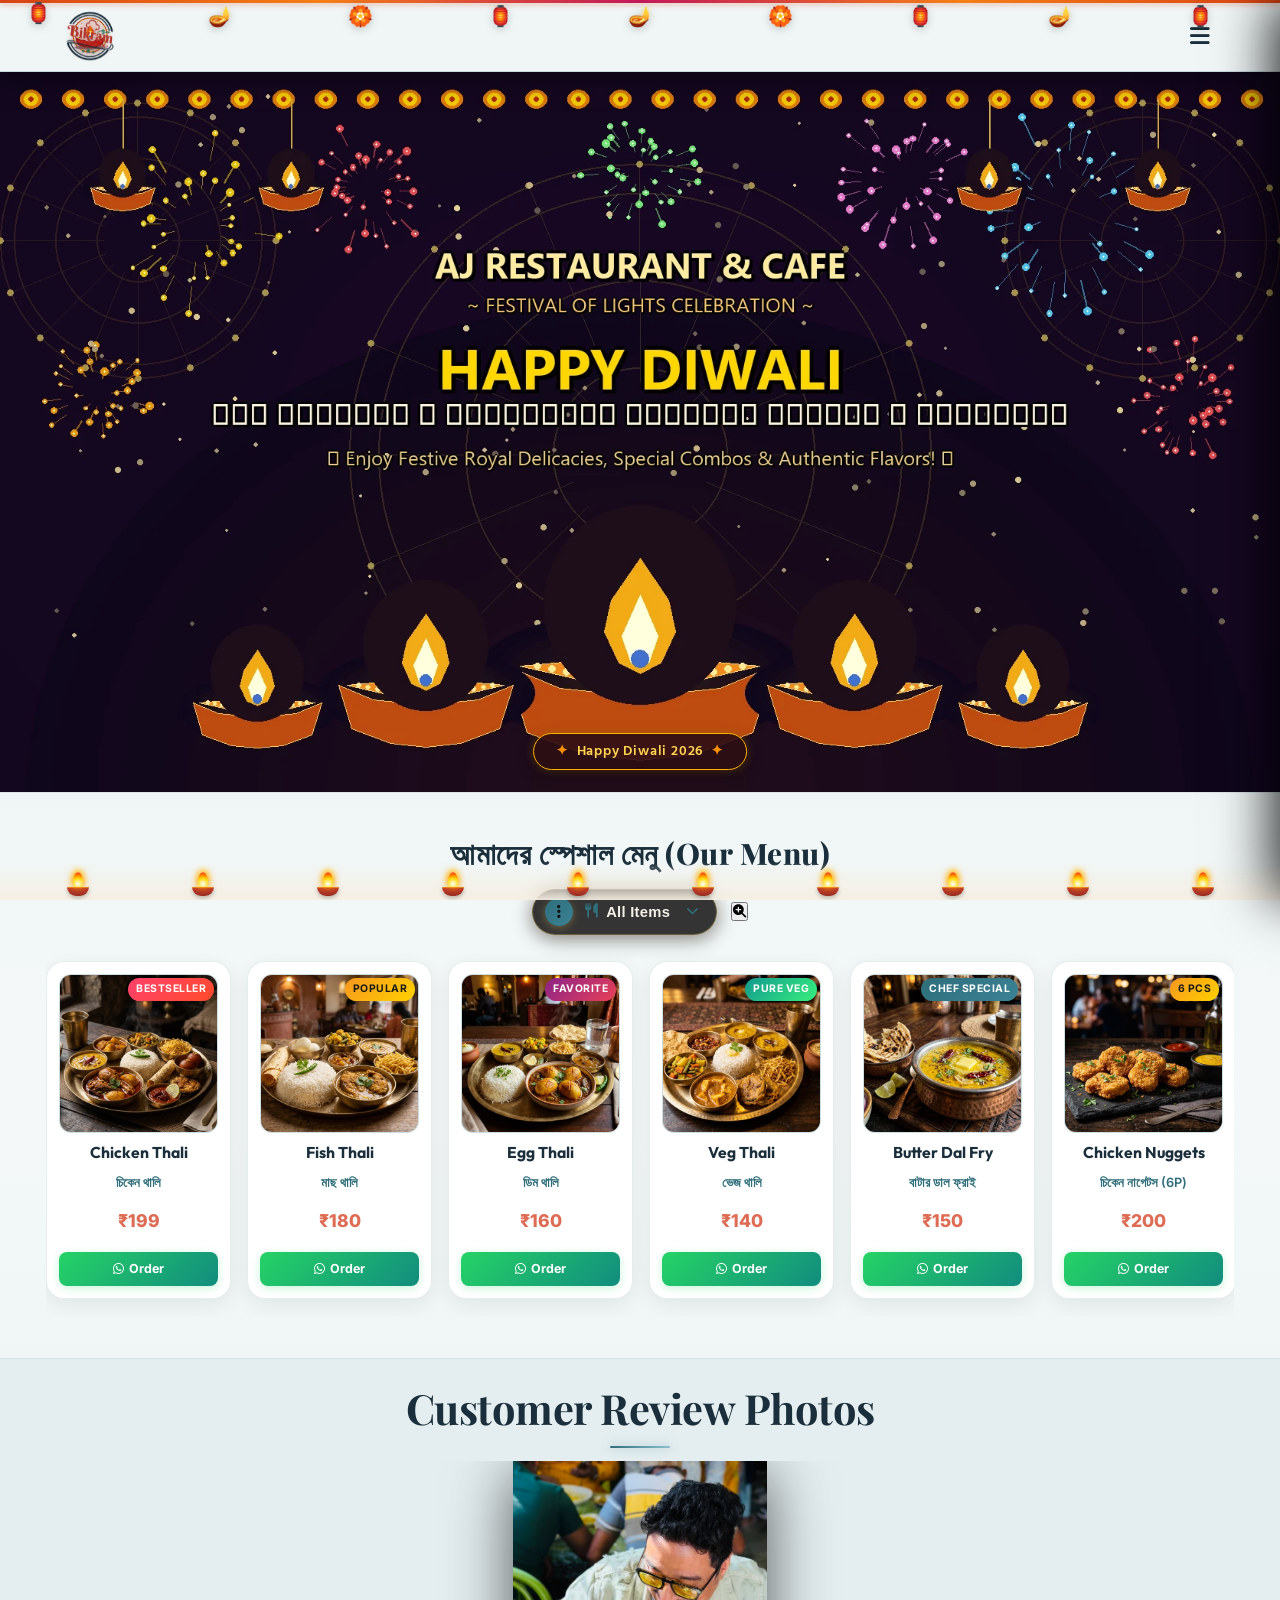
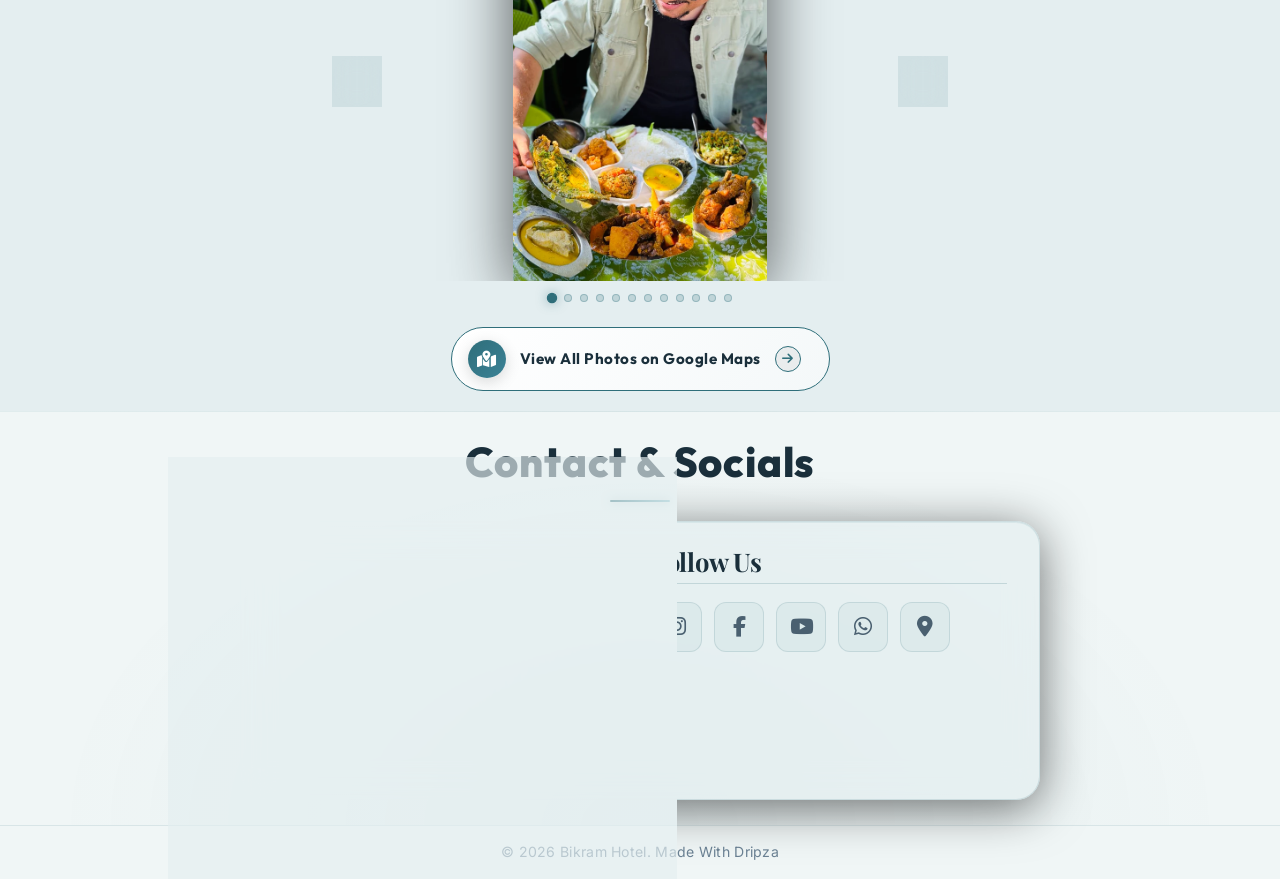
<file: index.html>
﻿<!DOCTYPE html>
<html lang="bn">
<head>
    <meta charset="UTF-8">
    <meta name="viewport" content="width=device-width, initial-scale=1.0">
    <title>Bikram Hotel</title>
    <link rel="icon" type="image/png" href="assets/bikram_hotel_logo.webp">
    <link href="https://fonts.googleapis.com/css2?family=Playfair+Display:wght@400;600;700;800&family=Outfit:wght@300;400;600;800&family=Inter:wght@300;400;500;600&family=Hind+Siliguri:wght@400;600;700&display=swap" rel="stylesheet">
    <link rel="stylesheet" href="https://cdnjs.cloudflare.com/ajax/libs/font-awesome/6.4.0/css/all.min.css">
    <link rel="stylesheet" href="styles.css?v=1.3">
</head>
<body class="no-scroll diwali-theme">
    <!-- Preloader Screen -->
    <div id="preloader">
        <div class="preloader-content">
            <div class="preloader-diya-glow">🪔</div>
            <h1 class="preloader-title">Welcome to <br><span class="highlight">Bikram Hotel</span></h1>
            <div class="preloader-loader">
                <div class="loader-bar"></div>
            </div>
        </div>
    </div>
    <!-- Navbar -->
        <!-- Hanging Decorative Diwali Toran & Lanterns -->
    <div class="diwali-hanging-toran" aria-hidden="true">
        <div class="toran-string"></div>
        <div class="toran-items">
            <span class="toran-lantern tl1">🏮</span>
            <span class="toran-diya td1">🪔</span>
            <span class="toran-flower tf1">🏵️</span>
            <span class="toran-lantern tl2">🏮</span>
            <span class="toran-diya td2">🪔</span>
            <span class="toran-flower tf2">🏵️</span>
            <span class="toran-lantern tl3">🏮</span>
            <span class="toran-diya td3">🪔</span>
            <span class="toran-lantern tl4">🏮</span>
        </div>
    </div>
    <nav class="navbar">
        <div class="logo-container">
            <img src="assets/bikram_hotel_logo.webp" alt="Bikram Hotel Logo" class="logo-brand-img">
            <div class="logo-text-wrapper">
                <span class="animated-football-header" title="Diwali Celebration">
                    <img src="assets/diwali_run_icon.webp" alt="Mahalaya Run Icon" style="object-fit: contain; filter: drop-shadow(0 2px 5px rgba(183, 28, 28, 0.4)) drop-shadow(0 1px 2px rgba(0, 0, 0, 0.25));">
                </span>
                <span class="logo-text">Bikram Hotel</span>
            </div>
        </div>
        <span class="rath-yatra-header-text diwali-header-text">✨ শুভ দীপাবলি ও কালীপূজা 🪔</span>
        <ul class="nav-links">
            <li><a href="#home">Home</a></li>
            <li><a href="#menu">Menu</a></li>
            <li><a href="#reviews">Reviews</a></li>
            <li><a href="#contact">Contact</a></li>
        </ul>
        <div class="navbar-actions">
            <div class="hamburger">
                <i class="fas fa-bars"></i>
            </div>
        </div>
    </nav>

    <!-- Hero Section -->
    <section id="home" class="hero">
        <div class="hero-bg banner-box">
            <img src="assets/diwali_greeting_banner.webp" alt="Happy Diwali Festival Banner" class="active">
            <img src="assets/hero_banner_1.webp" alt="Bikram Hotel Hero Banner">
            <div class="overlay"></div>
        </div>
        <!-- Interactive Diwali Fireworks Canvas Overlay -->
        <canvas id="diwali-fireworks-canvas"></canvas>
        <div class="hero-diwali-badge">
            <span class="sparkle-star">✦</span> Happy Diwali 2026 <span class="sparkle-star">✦</span>
        </div>
        <!-- Click/Hover Zones for Banner Control -->
        <div class="hero-nav-zone left-zone" title="Previous Image"></div>
        <div class="hero-nav-zone right-zone" title="Next Image"></div>
    </section>

                    <!-- Digital Restaurant Menu Section -->
    <section id="menu" class="main-menu-section">
        <div class="menu-header-wrapper">
            <div class="menu-eyebrow-container">
                <span class="menu-eyebrow">আমাদের স্পেশাল মেনু (Our Menu)</span>
            </div>
        </div>

        <!-- Menu Category Filter Tabs -->
                <!-- Menu Category Filter Dropdown (Three-Dot Filter Menu) -->
        <!-- Menu Filter and Zoom Controls Row -->
        <div class="menu-filter-controls-row">
            <div class="menu-filter-dropdown-wrapper" id="main-menu-filter-dropdown-wrapper">
            <button type="button" class="menu-filter-dots-btn" id="main-menu-filter-dots-btn" aria-expanded="false" aria-haspopup="true" title="Filter Menu">
                <span class="three-dots-icon-box">
                    <i class="fas fa-ellipsis-v"></i>
                </span>
                <span class="current-filter-label" id="main-current-filter-label">
                    <i class="fas fa-utensils"></i>
                    <span>All Items</span>
                </span>
                <i class="fas fa-chevron-down filter-dropdown-arrow"></i>
            </button>

            <!-- Dropdown List of Category Filter Options -->
            <div class="menu-filter-dropdown-menu" id="main-menu-filter-dropdown-menu">
                <div class="menu-filter-dropdown-header">
                    <span><i class="fas fa-filter"></i> Filter Category</span>
                </div>
                <div class="menu-filter-dropdown-list">
                    <button type="button" class="menu-tab-btn active" data-category="all">
                        <span class="tab-btn-content">
                            <i class="fas fa-utensils tab-icon"></i>
                            <span class="tab-title">All Items</span>
                        </span>
                        <i class="fas fa-check active-indicator-icon"></i>
                    </button>
                    <button type="button" class="menu-tab-btn" data-category="thali">
                        <span class="tab-btn-content">
                            <i class="fas fa-bowl-rice tab-icon"></i>
                            <span class="tab-title">Bengali Thali</span>
                        </span>
                        <i class="fas fa-check active-indicator-icon"></i>
                    </button>
                    <button type="button" class="menu-tab-btn" data-category="snacks">
                        <span class="tab-btn-content">
                            <i class="fas fa-burger tab-icon"></i>
                            <span class="tab-title">Breakfast & Snacks</span>
                        </span>
                        <i class="fas fa-check active-indicator-icon"></i>
                    </button>
                    <button type="button" class="menu-tab-btn" data-category="beverages">
                        <span class="tab-btn-content">
                            <i class="fas fa-mug-hot tab-icon"></i>
                            <span class="tab-title">Tea & Coffee</span>
                        </span>
                        <i class="fas fa-check active-indicator-icon"></i>
                    </button>
                    <button type="button" class="menu-tab-btn" data-category="extras">
                        <span class="tab-btn-content">
                            <i class="fas fa-plate-wheat tab-icon"></i>
                            <span class="tab-title">Sides & Extras</span>
                        </span>
                        <i class="fas fa-check active-indicator-icon"></i>
                    </button>
                </div>
            </div>
        </div>

            <!-- Zoom Full Menu Button on Right Side of Filter -->
            <button type="button" class="menu-zoom-btn" id="open-full-menu-modal-btn" title="Open Complete Menu Card">
                    <i class="fas fa-search-plus"></i>
                </button>
        </div>
        

        <!-- Menu Cards Horizontal Side-Scroll Wrapper -->
        <div class="main-menu-scroll-wrapper">
            <div class="main-menu-scroll-track" id="main-restaurant-menu-scroll">
                
                <!-- 1. Chicken Thali -->
                <div class="food-menu-card" data-category="thali">
                    <div class="food-card-badge bestseller">Bestseller</div>
                    <div class="food-card-img-box">
                        <img src="assets/menu_chicken_thali.webp" alt="Chicken Thali" loading="lazy">
                    </div>
                    <div class="food-card-body">
                        <h3 class="food-title">Chicken Thali</h3>
                        <span class="bengali-title">চিকেন থালি</span>
                        <span class="food-price">₹199</span>
                        <a href="https://wa.me/919932646227?text=Hi%20Bikram%20Hotel,%20I%20want%20to%20order%20Chicken%20Thali%20(₹199)" target="_blank" class="food-order-btn">
                            <i class="fab fa-whatsapp"></i> Order
                        </a>
                    </div>
                </div>

                <!-- 2. Fish Thali -->
                <div class="food-menu-card" data-category="thali">
                    <div class="food-card-badge popular">Popular</div>
                    <div class="food-card-img-box">
                        <img src="assets/menu_fish_thali.webp" alt="Fish Thali" loading="lazy">
                    </div>
                    <div class="food-card-body">
                        <h3 class="food-title">Fish Thali</h3>
                        <span class="bengali-title">মাছ থালি</span>
                        <span class="food-price">₹180</span>
                        <a href="https://wa.me/919932646227?text=Hi%20Bikram%20Hotel,%20I%20want%20to%20order%20Fish%20Thali%20(₹180)" target="_blank" class="food-order-btn">
                            <i class="fab fa-whatsapp"></i> Order
                        </a>
                    </div>
                </div>

                <!-- 3. Egg Thali -->
                <div class="food-menu-card" data-category="thali">
                    <div class="food-card-badge special">Favorite</div>
                    <div class="food-card-img-box">
                        <img src="assets/menu_egg_thali.webp" alt="Egg Thali" loading="lazy">
                    </div>
                    <div class="food-card-body">
                        <h3 class="food-title">Egg Thali</h3>
                        <span class="bengali-title">ডিম থালি</span>
                        <span class="food-price">₹160</span>
                        <a href="https://wa.me/919932646227?text=Hi%20Bikram%20Hotel,%20I%20want%20to%20order%20Egg%20Thali%20(₹160)" target="_blank" class="food-order-btn">
                            <i class="fab fa-whatsapp"></i> Order
                        </a>
                    </div>
                </div>

                <!-- 4. Veg Thali -->
                <div class="food-menu-card" data-category="thali">
                    <div class="food-card-badge pure-veg">Pure Veg</div>
                    <div class="food-card-img-box">
                        <img src="assets/menu_veg_thali.webp" alt="Veg Thali" loading="lazy">
                    </div>
                    <div class="food-card-body">
                        <h3 class="food-title">Veg Thali</h3>
                        <span class="bengali-title">ভেজ থালি</span>
                        <span class="food-price">₹140</span>
                        <a href="https://wa.me/919932646227?text=Hi%20Bikram%20Hotel,%20I%20want%20to%20order%20Veg%20Thali%20(₹140)" target="_blank" class="food-order-btn">
                            <i class="fab fa-whatsapp"></i> Order
                        </a>
                    </div>
                </div>

                <!-- 5. Butter Dal Fry -->
                <div class="food-menu-card" data-category="extras">
                    <div class="food-card-badge chef">Chef Special</div>
                    <div class="food-card-img-box">
                        <img src="assets/menu_butter_dal_fry.webp" alt="Butter Dal Fry" loading="lazy">
                    </div>
                    <div class="food-card-body">
                        <h3 class="food-title">Butter Dal Fry</h3>
                        <span class="bengali-title">বাটার ডাল ফ্রাই</span>
                        <span class="food-price">₹150</span>
                        <a href="https://wa.me/919932646227?text=Hi%20Bikram%20Hotel,%20I%20want%20to%20order%20Butter%20Dal%20Fry%20(₹150)" target="_blank" class="food-order-btn">
                            <i class="fab fa-whatsapp"></i> Order
                        </a>
                    </div>
                </div>

                <!-- 6. Chicken Nuggets -->
                <div class="food-menu-card" data-category="snacks">
                    <div class="food-card-badge popular">6 Pcs</div>
                    <div class="food-card-img-box">
                        <img src="assets/menu_chicken_nuggets.webp" alt="Chicken Nuggets" loading="lazy">
                    </div>
                    <div class="food-card-body">
                        <h3 class="food-title">Chicken Nuggets</h3>
                        <span class="bengali-title">চিকেন নাগেটস (6P)</span>
                        <span class="food-price">₹200</span>
                        <a href="https://wa.me/919932646227?text=Hi%20Bikram%20Hotel,%20I%20want%20to%20order%20Chicken%20Nuggets%20(₹200)" target="_blank" class="food-order-btn">
                            <i class="fab fa-whatsapp"></i> Order
                        </a>
                    </div>
                </div>

                <!-- 7. Aloo Tikki -->
                <div class="food-menu-card" data-category="snacks">
                    <div class="food-card-badge pure-veg">Big Size</div>
                    <div class="food-card-img-box">
                        <img src="assets/menu_aloo_tikki.webp" alt="Aloo Tikki Big Size" loading="lazy">
                    </div>
                    <div class="food-card-body">
                        <h3 class="food-title">Aloo Tikki 6P</h3>
                        <span class="bengali-title">আলু টিক্কি (6P)</span>
                        <span class="food-price">₹180</span>
                        <a href="https://wa.me/919932646227?text=Hi%20Bikram%20Hotel,%20I%20want%20to%20order%20Aloo%20Tikki%20(₹180)" target="_blank" class="food-order-btn">
                            <i class="fab fa-whatsapp"></i> Order
                        </a>
                    </div>
                </div>

                <!-- 8. Egg Maggie -->
                <div class="food-menu-card" data-category="snacks">
                    <div class="food-card-badge popular">Hot</div>
                    <div class="food-card-img-box">
                        <img src="assets/menu_egg_maggie.webp" alt="Egg Maggie" loading="lazy">
                    </div>
                    <div class="food-card-body">
                        <h3 class="food-title">Egg Maggie</h3>
                        <span class="bengali-title">এগ ম্যাগি</span>
                        <span class="food-price">₹80</span>
                        <a href="https://wa.me/919932646227?text=Hi%20Bikram%20Hotel,%20I%20want%20to%20order%20Egg%20Maggie%20(₹80)" target="_blank" class="food-order-btn">
                            <i class="fab fa-whatsapp"></i> Order
                        </a>
                    </div>
                </div>

                <!-- 9. Veg Maggie -->
                <div class="food-menu-card" data-category="snacks">
                    <div class="food-card-badge pure-veg">Veg</div>
                    <div class="food-card-img-box">
                        <img src="assets/menu_egg_maggie.webp" alt="Veg Maggie" loading="lazy">
                    </div>
                    <div class="food-card-body">
                        <h3 class="food-title">Veg Maggie</h3>
                        <span class="bengali-title">ভেজ ম্যাগি</span>
                        <span class="food-price">₹60</span>
                        <a href="https://wa.me/919932646227?text=Hi%20Bikram%20Hotel,%20I%20want%20to%20order%20Veg%20Maggie%20(₹60)" target="_blank" class="food-order-btn">
                            <i class="fab fa-whatsapp"></i> Order
                        </a>
                    </div>
                </div>

                <!-- 10. Bread Omelette -->
                <div class="food-menu-card" data-category="snacks">
                    <div class="food-card-badge special">Breakfast</div>
                    <div class="food-card-img-box">
                        <img src="assets/menu6.webp" alt="Bread Omelette Jam Butter" loading="lazy">
                    </div>
                    <div class="food-card-body">
                        <h3 class="food-title">Bread Omelette</h3>
                        <span class="bengali-title">ব্রেড ওমলেট / জ্যাম</span>
                        <span class="food-price">₹60</span>
                        <a href="https://wa.me/919932646227?text=Hi%20Bikram%20Hotel,%20I%20want%20to%20order%20Bread%20Omelette%20(₹60)" target="_blank" class="food-order-btn">
                            <i class="fab fa-whatsapp"></i> Order
                        </a>
                    </div>
                </div>

                <!-- 11. Chai & Coffee -->
                <div class="food-menu-card" data-category="beverages">
                    <div class="food-card-badge special">Hot</div>
                    <div class="food-card-img-box">
                        <img src="assets/menu_tea_coffee.webp" alt="Coffee" loading="lazy">
                    </div>
                    <div class="food-card-body">
                        <h3 class="food-title">Milk / Black Coffee</h3>
                        <span class="bengali-title">কফি (Min 2 Cup)</span>
                        <span class="food-price">₹50</span>
                        <a href="https://wa.me/919932646227?text=Hi%20Bikram%20Hotel,%20I%20want%20to%20order%20Coffee" target="_blank" class="food-order-btn">
                            <i class="fab fa-whatsapp"></i> Order
                        </a>
                    </div>
                </div>

                <!-- 12. Milk / Black Tea -->
                <div class="food-menu-card" data-category="beverages">
                    <div class="food-card-badge bestseller">Chai</div>
                    <div class="food-card-img-box">
                        <img src="assets/menu_tea_coffee.webp" alt="Tea" loading="lazy">
                    </div>
                    <div class="food-card-body">
                        <h3 class="food-title">Black / Milk Tea</h3>
                        <span class="bengali-title">চা (Min 2 Cup)</span>
                        <span class="food-price">₹25</span>
                        <a href="https://wa.me/919932646227?text=Hi%20Bikram%20Hotel,%20I%20want%20to%20order%20Tea" target="_blank" class="food-order-btn">
                            <i class="fab fa-whatsapp"></i> Order
                        </a>
                    </div>
                </div>

                <!-- 13. Green Tea -->
                <div class="food-menu-card" data-category="beverages">
                    <div class="food-card-badge pure-veg">Healthy</div>
                    <div class="food-card-img-box">
                        <img src="assets/menu_tea_coffee.webp" alt="Green Tea" loading="lazy">
                    </div>
                    <div class="food-card-body">
                        <h3 class="food-title">Green Tea</h3>
                        <span class="bengali-title">গ্রিন টি (Min 2 Cup)</span>
                        <span class="food-price">₹40</span>
                        <a href="https://wa.me/919932646227?text=Hi%20Bikram%20Hotel,%20I%20want%20to%20order%20Green%20Tea" target="_blank" class="food-order-btn">
                            <i class="fab fa-whatsapp"></i> Order
                        </a>
                    </div>
                </div>

                <!-- 14. Extra Chicken 4P -->
                <div class="food-menu-card" data-category="extras">
                    <div class="food-card-badge popular">4 Pcs</div>
                    <div class="food-card-img-box">
                        <img src="assets/menu_chicken_thali.webp" alt="Extra Chicken" loading="lazy">
                    </div>
                    <div class="food-card-body">
                        <h3 class="food-title">Extra Chicken (4P)</h3>
                        <span class="bengali-title">চিকেন কারি (4P)</span>
                        <span class="food-price">₹180</span>
                        <a href="https://wa.me/919932646227?text=Hi%20Bikram%20Hotel,%20I%20want%20to%20order%20Extra%20Chicken%204P%20(₹180)" target="_blank" class="food-order-btn">
                            <i class="fab fa-whatsapp"></i> Order
                        </a>
                    </div>
                </div>

                <!-- 15. Extra Mutton 1P -->
                <div class="food-menu-card" data-category="extras">
                    <div class="food-card-badge special">Special</div>
                    <div class="food-card-img-box">
                        <img src="assets/menu3.webp" alt="Extra Mutton" loading="lazy">
                    </div>
                    <div class="food-card-body">
                        <h3 class="food-title">Extra Mutton (1P)</h3>
                        <span class="bengali-title">মটন (স্পেশাল অর্ডার)</span>
                        <span class="food-price">₹80</span>
                        <a href="https://wa.me/919932646227?text=Hi%20Bikram%20Hotel,%20I%20want%20to%20order%20Extra%20Mutton%20(₹80)" target="_blank" class="food-order-btn">
                            <i class="fab fa-whatsapp"></i> Order
                        </a>
                    </div>
                </div>

                <!-- 16. Extra Fish 1P -->
                <div class="food-menu-card" data-category="extras">
                    <div class="food-card-badge popular">1 Pc</div>
                    <div class="food-card-img-box">
                        <img src="assets/menu_fish_thali.webp" alt="Extra Fish" loading="lazy">
                    </div>
                    <div class="food-card-body">
                        <h3 class="food-title">Extra Fish (1P)</h3>
                        <span class="bengali-title">মাছ ১ পিস</span>
                        <span class="food-price">₹80</span>
                        <a href="https://wa.me/919932646227?text=Hi%20Bikram%20Hotel,%20I%20want%20to%20order%20Extra%20Fish%20(₹80)" target="_blank" class="food-order-btn">
                            <i class="fab fa-whatsapp"></i> Order
                        </a>
                    </div>
                </div>

                <!-- 17. Green Salad -->
                <div class="food-menu-card" data-category="extras">
                    <div class="food-card-badge pure-veg">Fresh</div>
                    <div class="food-card-img-box">
                        <img src="assets/menu_veg_thali.webp" alt="Green Salad" loading="lazy">
                    </div>
                    <div class="food-card-body">
                        <h3 class="food-title">Green Salad</h3>
                        <span class="bengali-title">গ্রিন স্যালাড</span>
                        <span class="food-price">₹100</span>
                        <a href="https://wa.me/919932646227?text=Hi%20Bikram%20Hotel,%20I%20want%20to%20order%20Green%20Salad%20(₹100)" target="_blank" class="food-order-btn">
                            <i class="fab fa-whatsapp"></i> Order
                        </a>
                    </div>
                </div>

                <!-- 18. Extra Egg (2P) -->
                <div class="food-menu-card" data-category="extras">
                    <div class="food-card-badge special">2 Pcs</div>
                    <div class="food-card-img-box">
                        <img src="assets/menu_egg_thali.webp" alt="Extra Egg 2P" loading="lazy">
                    </div>
                    <div class="food-card-body">
                        <h3 class="food-title">Extra Egg (2P)</h3>
                        <span class="bengali-title">ডিম (২ পিস)</span>
                        <span class="food-price">₹50</span>
                        <a href="https://wa.me/919932646227?text=Hi%20Bikram%20Hotel,%20I%20want%20to%20order%20Extra%20Egg%202P%20(₹50)" target="_blank" class="food-order-btn">
                            <i class="fab fa-whatsapp"></i> Order
                        </a>
                    </div>
                </div>

                <!-- 19. Extra Rice -->
                <div class="food-menu-card" data-category="extras">
                    <div class="food-card-badge popular">1 Plate</div>
                    <div class="food-card-img-box">
                        <img src="assets/menu_veg_thali.webp" alt="Extra Rice" loading="lazy">
                    </div>
                    <div class="food-card-body">
                        <h3 class="food-title">Extra Rice</h3>
                        <span class="bengali-title">এক্সট্রা ভাত</span>
                        <span class="food-price">₹50</span>
                        <a href="https://wa.me/919932646227?text=Hi%20Bikram%20Hotel,%20I%20want%20to%20order%20Extra%20Rice%20(₹50)" target="_blank" class="food-order-btn">
                            <i class="fab fa-whatsapp"></i> Order
                        </a>
                    </div>
                </div>

                <!-- 20. Extra Misti / Papad / Roti -->
                <div class="food-menu-card" data-category="extras">
                    <div class="food-card-badge pure-veg">Per Pc</div>
                    <div class="food-card-img-box">
                        <img src="assets/menu2.webp" alt="Extra Misti Papad Roti" loading="lazy">
                    </div>
                    <div class="food-card-body">
                        <h3 class="food-title">Extra Misti / Papad / Roti</h3>
                        <span class="bengali-title">মিষ্টি / পাঁপড় / রুটি</span>
                        <span class="food-price">₹10</span>
                        <a href="https://wa.me/919932646227?text=Hi%20Bikram%20Hotel,%20I%20want%20to%20order%20Extra%20Misti%20Papad%20Roti%20(₹10)" target="_blank" class="food-order-btn">
                            <i class="fab fa-whatsapp"></i> Order
                        </a>
                    </div>
                </div>

                <!-- 21. Extra Sabji / Dal / Vaji -->
                <div class="food-menu-card" data-category="extras">
                    <div class="food-card-badge pure-veg">Side Bowl</div>
                    <div class="food-card-img-box">
                        <img src="assets/menu_butter_dal_fry.webp" alt="Extra Sabji Dal Vaji" loading="lazy">
                    </div>
                    <div class="food-card-body">
                        <h3 class="food-title">Extra Sabji / Dal / Vaji</h3>
                        <span class="bengali-title">সবজি / ডাল / ভাজি</span>
                        <span class="food-price">₹30</span>
                        <a href="https://wa.me/919932646227?text=Hi%20Bikram%20Hotel,%20I%20want%20to%20order%20Extra%20Sabji%20Dal%20Vaji%20(₹30)" target="_blank" class="food-order-btn">
                            <i class="fab fa-whatsapp"></i> Order
                        </a>
                    </div>
                </div>

                <!-- 18. Water Bottle -->
                <div class="food-menu-card" data-category="beverages">
                    <div class="food-card-badge pure-veg">Mineral</div>
                    <div class="food-card-img-box">
                        <img src="assets/menu5.webp" alt="Water Bottle" loading="lazy">
                    </div>
                    <div class="food-card-body">
                        <h3 class="food-title">Water Bottle</h3>
                        <span class="bengali-title">জল 1L / 2L</span>
                        <span class="food-price">₹20 / ₹30</span>
                        <a href="https://wa.me/919932646227?text=Hi%20Bikram%20Hotel,%20I%20want%20to%20order%20Water%20Bottle" target="_blank" class="food-order-btn">
                            <i class="fab fa-whatsapp"></i> Order
                        </a>
                    </div>
                </div>

            </div>
        </div>
    </section>

    <!-- Reviews Section (Photo Gallery) -->
    <section id="reviews" class="reviews-section">
        <h2 class="section-title">Customer Review Photos</h2>
        <div class="reviews-slider-container">
            <div class="reviews-slider">
                <div class="review-slide active">
                    <img src="assets/review_1.webp" alt="Customer Review 1" loading="lazy">
                </div>
                <div class="review-slide">
                    <img src="assets/review_2.webp" alt="Customer Review 2" loading="lazy">
                </div>
                <div class="review-slide">
                    <img src="assets/review_3.webp" alt="Customer Review 3" loading="lazy">
                </div>
                <div class="review-slide">
                    <img src="assets/review_4.webp" alt="Customer Review 4" loading="lazy">
                </div>
                <div class="review-slide">
                    <img src="assets/review_5.webp" alt="Customer Review 5" loading="lazy">
                </div>
                <div class="review-slide">
                    <img src="assets/review_6.webp" alt="Customer Review 6" loading="lazy">
                </div>
                <div class="review-slide">
                    <img src="assets/review_7.webp" alt="Customer Review 7" loading="lazy">
                </div>
                <div class="review-slide">
                    <img src="assets/review_8.webp" alt="Customer Review 8" loading="lazy">
                </div>
                <div class="review-slide">
                    <img src="assets/review_9.webp" alt="Customer Review 9" loading="lazy">
                </div>
                <div class="review-slide">
                    <img src="assets/review_10.webp" alt="Customer Review 10" loading="lazy">
                </div>
                <div class="review-slide">
                    <img src="assets/review_11.webp" alt="Customer Review 11" loading="lazy">
                </div>
                <div class="review-slide">
                    <img src="assets/review_12.webp" alt="Customer Review 12" loading="lazy">
                </div>
            </div>
            
            <!-- Slider Controls -->
            <button class="slider-btn prev-btn" aria-label="Previous Review"><i class="fas fa-chevron-left"></i></button>
            <button class="slider-btn next-btn" aria-label="Next Review"><i class="fas fa-chevron-right"></i></button>
            
            <!-- Slider Dots -->
            <div class="slider-dots">
                <span class="dot active" data-index="0"></span>
                <span class="dot" data-index="1"></span>
                <span class="dot" data-index="2"></span>
                <span class="dot" data-index="3"></span>
                <span class="dot" data-index="4"></span>
                <span class="dot" data-index="5"></span>
                <span class="dot" data-index="6"></span>
                <span class="dot" data-index="7"></span>
                <span class="dot" data-index="8"></span>
                <span class="dot" data-index="9"></span>
                <span class="dot" data-index="10"></span>
                <span class="dot" data-index="11"></span>
            </div>
        </div>
                <div class="reviews-cta-wrapper">
            <a href="https://maps.app.goo.gl/nTETQAM3qADhPTgw6" target="_blank" class="modern-maps-btn" title="Open Google Maps Gallery">
                <span class="maps-icon-badge"><i class="fas fa-map-marked-alt"></i></span>
                <span class="maps-btn-text">View All Photos on Google Maps</span>
                <span class="maps-arrow-circle"><i class="fas fa-arrow-right"></i></span>
            </a>
        </div>
    </section>

    <!-- Contact & Footer -->
    <section id="contact" class="contact-section">
        <h2 class="section-title">Contact & Socials</h2>
        <div class="contact-container glassmorphism">
            <div class="contact-info">
                <h2>Visit Us</h2>
                <div class="info-item">
                    <a href="https://maps.app.goo.gl/AjEqRNmKgJiMeu5a7" target="_blank" style="color: inherit; text-decoration: none; display: flex; align-items: center; gap: 15px;">
                        <i class="fas fa-map-marker-alt"></i>
                        <p>C978+JMF, Nabadwip, West Bengal 741302</p>
                    </a>
                </div>
                <div class="info-item">
                    <a href="tel:+919932646227" style="color: inherit; text-decoration: none; display: flex; align-items: center; gap: 15px; width: 100%;">
                        <i class="fas fa-phone-alt"></i>
                        <p>+91 9932646227</p>
                    </a>
                </div>
                <div class="info-item">
                    <a href="mailto:bikramhotel.nabadwip@gmail.com" style="color: inherit; text-decoration: none; display: flex; align-items: center; gap: 15px; width: 100%;">
                        <i class="fas fa-envelope"></i>
                        <p>bikramhotel.nabadwip@gmail.com</p>
                    </a>
                </div>
            </div>
            <div class="social-links">
                <h2>Follow Us</h2>
                <div class="social-icons">
                    <a href="#" class="social-icon"><i class="fab fa-instagram"></i></a>
                    <a href="#" class="social-icon"><i class="fab fa-facebook-f"></i></a>
                    <a href="#" class="social-icon"><i class="fab fa-youtube"></i></a>
                    <a href="https://wa.me/919932646227" target="_blank" class="social-icon"><i class="fab fa-whatsapp"></i></a>
                    <a href="https://maps.app.goo.gl/AjEqRNmKgJiMeu5a7" target="_blank" class="social-icon"><i class="fas fa-map-marker-alt"></i></a>
                </div>
            </div>
        </div>
    </section>

        <footer>
        <p>&copy; 2026 Bikram Hotel. Made With Dripza</p>
    </footer>



    <!-- Message Panel Overlay -->
    <div class="msg-panel-overlay" id="msg-panel-overlay"></div>

    <!-- Slide-out Message Panel -->
    <div class="msg-panel" id="msg-panel">
        <button class="close-msg-panel-btn" id="close-msg-panel-btn">&times;</button>
        <div class="msg-panel-header">
            <h2>Send a Message</h2>
            <p>We'd love to hear from you! Write to us and we'll save it to our sheet.</p>
        </div>
        <form id="msg-panel-form">
            <div class="form-group">
                <label for="msg-name">Your Name</label>
                <input type="text" id="msg-name" required placeholder="Enter your full name">
            </div>
            <div class="form-group">
                <label for="msg-email">Email or Phone</label>
                <input type="text" id="msg-email" required placeholder="Enter email or phone number">
            </div>
            <div class="form-group">
                <label for="msg-content">Message</label>
                <textarea id="msg-content" rows="5" required placeholder="Type your message here..."></textarea>
            </div>
            <button type="submit" class="submit-msg-btn" id="submit-msg-btn">
                <span>Send Message</span> <i class="fas fa-paper-plane"></i>
            </button>
        </form>
        <div class="msg-status-container" id="msg-status-container"></div>
    </div>



        <!-- Full Menu Interactive Modal -->
    <div class="full-menu-modal" id="full-menu-modal" aria-hidden="true">
        <div class="full-menu-modal-overlay" id="full-menu-modal-overlay"></div>
        <div class="full-menu-modal-container">
            <!-- Modal Sticky Top Header Container (Header + Hero Title + Search + Category Tabs) -->
            <div class="full-menu-modal-top-section">
                <!-- Modal Header -->
                <div class="full-menu-modal-header">
                    <div class="full-menu-modal-header-left">
                        <button class="menu-modal-close-btn" id="close-full-menu-modal-btn" aria-label="Close Full Menu">
                            <i class="fas fa-arrow-left"></i> <span>Back</span>
                        </button>
                        <div class="full-menu-modal-title">
                            Bikram Hotel
                        </div>
                    </div>
                    <div class="full-menu-modal-header-right">
                        <a href="#modal-order-timings" class="menu-modal-timing-btn" id="modal-timing-btn" title="Order Timings">
                            <i class="fas fa-clock"></i> <span>Timings</span>
                        </a>
                        <a href="tel:919932646227" class="menu-modal-call-btn">
                            <i class="fas fa-phone-alt"></i> <span>919932646227</span>
                        </a>
                        <button class="menu-modal-close-icon-btn" id="close-full-menu-icon-btn" aria-label="Close">
                            <i class="fas fa-times"></i>
                        </button>
                    </div>
                </div>

                <!-- Modal Hero Header -->
                <div class="full-menu-hero">
                    <h1>Complete Menu Card <span class="bengali-heading">আমাদের সম্পূর্ণ ডিজিটাল মেনু</span></h1>
                </div>

                <!-- Search Bar & Category Filter Tabs -->
                <div class="menu-control-bar">
                    

                    <!-- Modal Category Filter Dropdown (Three-Dot Filter Menu) -->
                    <div class="menu-filter-dropdown-wrapper" id="modal-menu-filter-dropdown-wrapper">
            <button type="button" class="menu-filter-dots-btn" id="modal-menu-filter-dots-btn" aria-expanded="false" aria-haspopup="true" title="Filter Menu">
                <span class="three-dots-icon-box">
                    <i class="fas fa-ellipsis-v"></i>
                </span>
                <span class="current-filter-label" id="modal-current-filter-label">
                    <i class="fas fa-utensils"></i>
                    <span>All Items</span>
                </span>
                <i class="fas fa-chevron-down filter-dropdown-arrow"></i>
            </button>

            <!-- Dropdown List of Category Filter Options -->
            <div class="menu-filter-dropdown-menu" id="modal-menu-filter-dropdown-menu">
                <div class="menu-filter-dropdown-header">
                    <span><i class="fas fa-filter"></i> Filter Category</span>
                </div>
                <div class="menu-filter-dropdown-list">
                    <button type="button" class="menu-tab-btn active" data-category="all">
                        <span class="tab-btn-content">
                            <i class="fas fa-utensils tab-icon"></i>
                            <span class="tab-title">All Items</span>
                        </span>
                        <i class="fas fa-check active-indicator-icon"></i>
                    </button>
                    <button type="button" class="menu-tab-btn" data-category="thali">
                        <span class="tab-btn-content">
                            <i class="fas fa-bowl-rice tab-icon"></i>
                            <span class="tab-title">Bengali Thali</span>
                        </span>
                        <i class="fas fa-check active-indicator-icon"></i>
                    </button>
                    <button type="button" class="menu-tab-btn" data-category="snacks">
                        <span class="tab-btn-content">
                            <i class="fas fa-burger tab-icon"></i>
                            <span class="tab-title">Breakfast & Snacks</span>
                        </span>
                        <i class="fas fa-check active-indicator-icon"></i>
                    </button>
                    <button type="button" class="menu-tab-btn" data-category="beverages">
                        <span class="tab-btn-content">
                            <i class="fas fa-mug-hot tab-icon"></i>
                            <span class="tab-title">Tea & Coffee</span>
                        </span>
                        <i class="fas fa-check active-indicator-icon"></i>
                    </button>
                    <button type="button" class="menu-tab-btn" data-category="extras">
                        <span class="tab-btn-content">
                            <i class="fas fa-plate-wheat tab-icon"></i>
                            <span class="tab-title">Sides & Extras</span>
                        </span>
                        <i class="fas fa-check active-indicator-icon"></i>
                    </button>
                </div>
            </div>
                </div>

                    <div class="search-box-wrapper">
                        <i class="fas fa-search"></i>
                        <input type="text" id="modal-menu-search-input" placeholder="খাবারের নাম লিখে খুঁজুন (Search dishes...)" autocomplete="off" enterkeyhint="search">
                        <button type="button" id="modal-menu-search-clear" class="search-clear-btn" aria-label="Clear search" title="à¦®à§à¦›à§‡ à¦«à§‡à¦²à§à¦¨ (Clear)">
                            <i class="fas fa-times"></i>
                        </button>
                    </div>
            </div>
            </div>

            <div class="full-menu-modal-body">
                <!-- Complete Menu Card Grid -->
                <div class="compact-menu-grid-container">
                    <div class="compact-grid" id="modal-full-menu-grid">

                        <!-- 1. Chicken Thali -->
                        <div class="food-menu-card" data-category="thali" data-keywords="chicken thali murgi murgir mangsho rice dal sabji thali">
                            <div class="food-card-badge bestseller">Bestseller</div>
                            <div class="food-card-img-box">
                                <img src="assets/menu_chicken_thali.webp" alt="Chicken Thali" loading="lazy">
                            </div>
                            <div class="food-card-body">
                                <h3 class="food-title">Chicken Thali</h3>
                                <span class="bengali-title">চিকেন থালি</span>
                                <span class="food-price">₹199</span>
                                <a href="https://wa.me/919932646227?text=Hi%20Bikram%20Hotel,%20I%20want%20to%20order%20Chicken%20Thali%20(₹199)" target="_blank" class="food-order-btn">
                                    <i class="fab fa-whatsapp"></i> Order
                                </a>
                            </div>
                        </div>

                        <!-- 2. Fish Thali -->
                        <div class="food-menu-card" data-category="thali" data-keywords="fish thali macher thali mach jhol rui katla rice dal thali">
                            <div class="food-card-badge popular">Popular</div>
                            <div class="food-card-img-box">
                                <img src="assets/menu_fish_thali.webp" alt="Fish Thali" loading="lazy">
                            </div>
                            <div class="food-card-body">
                                <h3 class="food-title">Fish Thali</h3>
                                <span class="bengali-title">মাছ থালি</span>
                                <span class="food-price">₹180</span>
                                <a href="https://wa.me/919932646227?text=Hi%20Bikram%20Hotel,%20I%20want%20to%20order%20Fish%20Thali%20(₹180)" target="_blank" class="food-order-btn">
                                    <i class="fab fa-whatsapp"></i> Order
                                </a>
                            </div>
                        </div>

                        <!-- 3. Egg Thali -->
                        <div class="food-menu-card" data-category="thali" data-keywords="egg thali dimer thali dim kosha rice dal thali">
                            <div class="food-card-badge special">Favorite</div>
                            <div class="food-card-img-box">
                                <img src="assets/menu_egg_thali.webp" alt="Egg Thali" loading="lazy">
                            </div>
                            <div class="food-card-body">
                                <h3 class="food-title">Egg Thali</h3>
                                <span class="bengali-title">ডিম থালি</span>
                                <span class="food-price">₹160</span>
                                <a href="https://wa.me/919932646227?text=Hi%20Bikram%20Hotel,%20I%20want%20to%20order%20Egg%20Thali%20(₹160)" target="_blank" class="food-order-btn">
                                    <i class="fab fa-whatsapp"></i> Order
                                </a>
                            </div>
                        </div>

                        <!-- 4. Veg Thali -->
                        <div class="food-menu-card" data-category="thali" data-keywords="veg thali niramish thali paneer dal sabji rice mishti doi">
                            <div class="food-card-badge pure-veg">Pure Veg</div>
                            <div class="food-card-img-box">
                                <img src="assets/menu_veg_thali.webp" alt="Veg Thali" loading="lazy">
                            </div>
                            <div class="food-card-body">
                                <h3 class="food-title">Veg Thali</h3>
                                <span class="bengali-title">ভেজ থালি</span>
                                <span class="food-price">₹140</span>
                                <a href="https://wa.me/919932646227?text=Hi%20Bikram%20Hotel,%20I%20want%20to%20order%20Veg%20Thali%20(₹140)" target="_blank" class="food-order-btn">
                                    <i class="fab fa-whatsapp"></i> Order
                                </a>
                            </div>
                        </div>

                        <!-- 5. Butter Dal Fry -->
                        <div class="food-menu-card" data-category="extras" data-keywords="butter dal fry yellow dal tadka veg">
                            <div class="food-card-badge chef">Chef Special</div>
                            <div class="food-card-img-box">
                                <img src="assets/menu_butter_dal_fry.webp" alt="Butter Dal Fry" loading="lazy">
                            </div>
                            <div class="food-card-body">
                                <h3 class="food-title">Butter Dal Fry</h3>
                                <span class="bengali-title">বাটার ডাল ফ্রাই</span>
                                <span class="food-price">₹150</span>
                                <a href="https://wa.me/919932646227?text=Hi%20Bikram%20Hotel,%20I%20want%20to%20order%20Butter%20Dal%20Fry%20(₹150)" target="_blank" class="food-order-btn">
                                    <i class="fab fa-whatsapp"></i> Order
                                </a>
                            </div>
                        </div>

                        <!-- 6. Chicken Nuggets (6P) -->
                        <div class="food-menu-card" data-category="snacks" data-keywords="chicken nuggets 6p fried snacks non-veg">
                            <div class="food-card-badge popular">6 Pcs</div>
                            <div class="food-card-img-box">
                                <img src="assets/menu_chicken_nuggets.webp" alt="Chicken Nuggets" loading="lazy">
                            </div>
                            <div class="food-card-body">
                                <h3 class="food-title">Chicken Nuggets</h3>
                                <span class="bengali-title">চিকেন নাগেটস (6P)</span>
                                <span class="food-price">₹200</span>
                                <a href="https://wa.me/919932646227?text=Hi%20Bikram%20Hotel,%20I%20want%20to%20order%20Chicken%20Nuggets%20(₹200)" target="_blank" class="food-order-btn">
                                    <i class="fab fa-whatsapp"></i> Order
                                </a>
                            </div>
                        </div>

                        <!-- 7. Aloo Tikki Big Size (6P) -->
                        <div class="food-menu-card" data-category="snacks" data-keywords="aloo tikki potato cutlet snacks big size veg">
                            <div class="food-card-badge pure-veg">Big Size</div>
                            <div class="food-card-img-box">
                                <img src="assets/menu_aloo_tikki.webp" alt="Aloo Tikki Big Size" loading="lazy">
                            </div>
                            <div class="food-card-body">
                                <h3 class="food-title">Aloo Tikki 6P</h3>
                                <span class="bengali-title">আলু টিক্কি (6P)</span>
                                <span class="food-price">₹180</span>
                                <a href="https://wa.me/919932646227?text=Hi%20Bikram%20Hotel,%20I%20want%20to%20order%20Aloo%20Tikki%20(₹180)" target="_blank" class="food-order-btn">
                                    <i class="fab fa-whatsapp"></i> Order
                                </a>
                            </div>
                        </div>

                        <!-- 8. Egg Maggie -->
                        <div class="food-menu-card" data-category="snacks" data-keywords="egg maggie noodles masala snacks">
                            <div class="food-card-badge popular">Hot</div>
                            <div class="food-card-img-box">
                                <img src="assets/menu_egg_maggie.webp" alt="Egg Maggie" loading="lazy">
                            </div>
                            <div class="food-card-body">
                                <h3 class="food-title">Egg Maggie</h3>
                                <span class="bengali-title">এগ ম্যাগি</span>
                                <span class="food-price">₹80</span>
                                <a href="https://wa.me/919932646227?text=Hi%20Bikram%20Hotel,%20I%20want%20to%20order%20Egg%20Maggie%20(₹80)" target="_blank" class="food-order-btn">
                                    <i class="fab fa-whatsapp"></i> Order
                                </a>
                            </div>
                        </div>

                        <!-- 9. Veg Maggie -->
                        <div class="food-menu-card" data-category="snacks" data-keywords="veg maggie masala noodles snacks vegetarian">
                            <div class="food-card-badge pure-veg">Veg</div>
                            <div class="food-card-img-box">
                                <img src="assets/menu_egg_maggie.webp" alt="Veg Maggie" loading="lazy">
                            </div>
                            <div class="food-card-body">
                                <h3 class="food-title">Veg Maggie</h3>
                                <span class="bengali-title">ভেজ ম্যাগি</span>
                                <span class="food-price">₹60</span>
                                <a href="https://wa.me/919932646227?text=Hi%20Bikram%20Hotel,%20I%20want%20to%20order%20Veg%20Maggie%20(₹60)" target="_blank" class="food-order-btn">
                                    <i class="fab fa-whatsapp"></i> Order
                                </a>
                            </div>
                        </div>

                        <!-- 10. Bread Omelette / Jam / Butter -->
                        <div class="food-menu-card" data-category="snacks" data-keywords="bread omelette jam butter breakfast toast egg">
                            <div class="food-card-badge special">Breakfast</div>
                            <div class="food-card-img-box">
                                <img src="assets/menu6.webp" alt="Bread Omelette Jam Butter" loading="lazy">
                            </div>
                            <div class="food-card-body">
                                <h3 class="food-title">Bread Omelette</h3>
                                <span class="bengali-title">ব্রেড ওমলেট / জ্যাম</span>
                                <span class="food-price">₹60</span>
                                <a href="https://wa.me/919932646227?text=Hi%20Bikram%20Hotel,%20I%20want%20to%20order%20Bread%20Omelette%20(₹60)" target="_blank" class="food-order-btn">
                                    <i class="fab fa-whatsapp"></i> Order
                                </a>
                            </div>
                        </div>

                        <!-- 11. Milk / Black Coffee -->
                        <div class="food-menu-card" data-category="beverages" data-keywords="coffee milk coffee black coffee hot drink beverages espresso">
                            <div class="food-card-badge special">Hot</div>
                            <div class="food-card-img-box">
                                <img src="assets/menu_tea_coffee.webp" alt="Milk and Black Coffee" loading="lazy">
                            </div>
                            <div class="food-card-body">
                                <h3 class="food-title">Milk / Black Coffee</h3>
                                <span class="bengali-title">কফি (Min 2 Cup)</span>
                                <span class="food-price">₹50</span>
                                <a href="https://wa.me/919932646227?text=Hi%20Bikram%20Hotel,%20I%20want%20to%20order%20Coffee" target="_blank" class="food-order-btn">
                                    <i class="fab fa-whatsapp"></i> Order
                                </a>
                            </div>
                        </div>

                        <!-- 12. Black / Milk Tea -->
                        <div class="food-menu-card" data-category="beverages" data-keywords="tea chai milk tea black tea masala chai beverage">
                            <div class="food-card-badge bestseller">Chai</div>
                            <div class="food-card-img-box">
                                <img src="assets/menu_tea_coffee.webp" alt="Black and Milk Tea" loading="lazy">
                            </div>
                            <div class="food-card-body">
                                <h3 class="food-title">Black / Milk Tea</h3>
                                <span class="bengali-title">চা (Min 2 Cup)</span>
                                <span class="food-price">₹25</span>
                                <a href="https://wa.me/919932646227?text=Hi%20Bikram%20Hotel,%20I%20want%20to%20order%20Tea" target="_blank" class="food-order-btn">
                                    <i class="fab fa-whatsapp"></i> Order
                                </a>
                            </div>
                        </div>

                        <!-- 13. Green Tea -->
                        <div class="food-menu-card" data-category="beverages" data-keywords="green tea healthy detox hot beverage">
                            <div class="food-card-badge pure-veg">Healthy</div>
                            <div class="food-card-img-box">
                                <img src="assets/menu_tea_coffee.webp" alt="Green Tea" loading="lazy">
                            </div>
                            <div class="food-card-body">
                                <h3 class="food-title">Green Tea</h3>
                                <span class="bengali-title">গ্রিন টি (Min 2 Cup)</span>
                                <span class="food-price">₹40</span>
                                <a href="https://wa.me/919932646227?text=Hi%20Bikram%20Hotel,%20I%20want%20to%20order%20Green%20Tea" target="_blank" class="food-order-btn">
                                    <i class="fab fa-whatsapp"></i> Order
                                </a>
                            </div>
                        </div>

                        <!-- 14. Extra Chicken (4P) -->
                        <div class="food-menu-card" data-category="extras" data-keywords="extra chicken 4p murgir mangsho chicken curry side non-veg">
                            <div class="food-card-badge popular">4 Pcs</div>
                            <div class="food-card-img-box">
                                <img src="assets/menu_chicken_thali.webp" alt="Extra Chicken 4P" loading="lazy">
                            </div>
                            <div class="food-card-body">
                                <h3 class="food-title">Extra Chicken (4P)</h3>
                                <span class="bengali-title">চিকেন কারি (4P)</span>
                                <span class="food-price">₹180</span>
                                <a href="https://wa.me/919932646227?text=Hi%20Bikram%20Hotel,%20I%20want%20to%20order%20Extra%20Chicken%204P%20(₹180)" target="_blank" class="food-order-btn">
                                    <i class="fab fa-whatsapp"></i> Order
                                </a>
                            </div>
                        </div>

                        <!-- 15. Extra Mutton (1P - Special Order) -->
                        <div class="food-menu-card" data-category="extras" data-keywords="extra mutton 1p khasi mangsho mutton kosha special non-veg">
                            <div class="food-card-badge special">Special</div>
                            <div class="food-card-img-box">
                                <img src="assets/menu3.webp" alt="Extra Mutton 1P" loading="lazy">
                            </div>
                            <div class="food-card-body">
                                <h3 class="food-title">Extra Mutton (1P)</h3>
                                <span class="bengali-title">মটন (স্পেশাল অর্ডার)</span>
                                <span class="food-price">₹80</span>
                                <a href="https://wa.me/919932646227?text=Hi%20Bikram%20Hotel,%20I%20want%20to%20order%20Extra%20Mutton%20(₹80)" target="_blank" class="food-order-btn">
                                    <i class="fab fa-whatsapp"></i> Order
                                </a>
                            </div>
                        </div>

                        <!-- 16. Extra Fish (1P) -->
                        <div class="food-menu-card" data-category="extras" data-keywords="extra fish 1p macher jhol rui katla side non-veg">
                            <div class="food-card-badge popular">1 Pc</div>
                            <div class="food-card-img-box">
                                <img src="assets/menu_fish_thali.webp" alt="Extra Fish 1P" loading="lazy">
                            </div>
                            <div class="food-card-body">
                                <h3 class="food-title">Extra Fish (1P)</h3>
                                <span class="bengali-title">মাছ ১ পিস</span>
                                <span class="food-price">₹80</span>
                                <a href="https://wa.me/919932646227?text=Hi%20Bikram%20Hotel,%20I%20want%20to%20order%20Extra%20Fish%20(₹80)" target="_blank" class="food-order-btn">
                                    <i class="fab fa-whatsapp"></i> Order
                                </a>
                            </div>
                        </div>

                        <!-- 17. Green Salad -->
                        <div class="food-menu-card" data-category="extras" data-keywords="green salad cucumber tomato onion lemon salad veg">
                            <div class="food-card-badge pure-veg">Fresh</div>
                            <div class="food-card-img-box">
                                <img src="assets/menu_veg_thali.webp" alt="Green Salad" loading="lazy">
                            </div>
                            <div class="food-card-body">
                                <h3 class="food-title">Green Salad</h3>
                                <span class="bengali-title">গ্রিন স্যালাড</span>
                                <span class="food-price">₹100</span>
                                <a href="https://wa.me/919932646227?text=Hi%20Bikram%20Hotel,%20I%20want%20to%20order%20Green%20Salad%20(₹100)" target="_blank" class="food-order-btn">
                                    <i class="fab fa-whatsapp"></i> Order
                                </a>
                            </div>
                        </div>

                        <!-- 18. Extra Egg (2P) -->
                        <div class="food-menu-card" data-category="extras" data-keywords="extra egg 2p dim egg curry side non-veg">
                            <div class="food-card-badge special">2 Pcs</div>
                            <div class="food-card-img-box">
                                <img src="assets/menu_egg_thali.webp" alt="Extra Egg 2P" loading="lazy">
                            </div>
                            <div class="food-card-body">
                                <h3 class="food-title">Extra Egg (2P)</h3>
                                <span class="bengali-title">ডিম (২ পিস)</span>
                                <span class="food-price">₹50</span>
                                <a href="https://wa.me/919932646227?text=Hi%20Bikram%20Hotel,%20I%20want%20to%20order%20Extra%20Egg%202P%20(₹50)" target="_blank" class="food-order-btn">
                                    <i class="fab fa-whatsapp"></i> Order
                                </a>
                            </div>
                        </div>

                        <!-- 19. Extra Rice -->
                        <div class="food-menu-card" data-category="extras" data-keywords="extra rice bhat rice portion veg side">
                            <div class="food-card-badge popular">1 Plate</div>
                            <div class="food-card-img-box">
                                <img src="assets/menu_veg_thali.webp" alt="Extra Rice" loading="lazy">
                            </div>
                            <div class="food-card-body">
                                <h3 class="food-title">Extra Rice</h3>
                                <span class="bengali-title">এক্সট্রা ভাত</span>
                                <span class="food-price">₹50</span>
                                <a href="https://wa.me/919932646227?text=Hi%20Bikram%20Hotel,%20I%20want%20to%20order%20Extra%20Rice%20(₹50)" target="_blank" class="food-order-btn">
                                    <i class="fab fa-whatsapp"></i> Order
                                </a>
                            </div>
                        </div>

                        <!-- 20. Extra Misti / Papad / Roti -->
                        <div class="food-menu-card" data-category="extras" data-keywords="extra misti papad roti sweet flatbread side">
                            <div class="food-card-badge pure-veg">Per Pc</div>
                            <div class="food-card-img-box">
                                <img src="assets/menu2.webp" alt="Extra Misti Papad Roti" loading="lazy">
                            </div>
                            <div class="food-card-body">
                                <h3 class="food-title">Extra Misti / Papad / Roti</h3>
                                <span class="bengali-title">মিষ্টি / পাঁপড় / রুটি</span>
                                <span class="food-price">₹10</span>
                                <a href="https://wa.me/919932646227?text=Hi%20Bikram%20Hotel,%20I%20want%20to%20order%20Extra%20Misti%20Papad%20Roti%20(₹10)" target="_blank" class="food-order-btn">
                                    <i class="fab fa-whatsapp"></i> Order
                                </a>
                            </div>
                        </div>

                        <!-- 21. Extra Sabji / Dal / Vaji -->
                        <div class="food-menu-card" data-category="extras" data-keywords="extra sabji dal vaji butter dal fry veg side">
                            <div class="food-card-badge pure-veg">Side Bowl</div>
                            <div class="food-card-img-box">
                                <img src="assets/menu_butter_dal_fry.webp" alt="Extra Sabji Dal Vaji" loading="lazy">
                            </div>
                            <div class="food-card-body">
                                <h3 class="food-title">Extra Sabji / Dal / Vaji</h3>
                                <span class="bengali-title">সবজি / ডাল / ভাজি</span>
                                <span class="food-price">₹30</span>
                                <a href="https://wa.me/919932646227?text=Hi%20Bikram%20Hotel,%20I%20want%20to%20order%20Extra%20Sabji%20Dal%20Vaji%20(₹30)" target="_blank" class="food-order-btn">
                                    <i class="fab fa-whatsapp"></i> Order
                                </a>
                            </div>
                        </div>

                        <!-- 22. Packaged Water Bottle (1L / 2L) -->
                        <div class="food-menu-card" data-category="beverages" data-keywords="water bottle 1l 2l mineral water drink">
                            <div class="food-card-badge pure-veg">Mineral</div>
                            <div class="food-card-img-box">
                                <img src="assets/menu5.webp" alt="Packaged Water Bottle" loading="lazy">
                            </div>
                            <div class="food-card-body">
                                <h3 class="food-title">Water Bottle</h3>
                                <span class="bengali-title">জল 1L / 2L</span>
                                <span class="food-price">₹20 / ₹30</span>
                                <a href="https://wa.me/919932646227?text=Hi%20Bikram%20Hotel,%20I%20want%20to%20order%20Water%20Bottle" target="_blank" class="food-order-btn">
                                    <i class="fab fa-whatsapp"></i> Order
                                </a>
                            </div>
                        </div>

                    </div>

                    <!-- No Results Fallback -->
                    <div id="modal-no-results-msg" style="display: none; text-align: center; padding: 40px 20px; color: #aaa;">
                        <i class="fas fa-search" style="font-size: 2.5rem; margin-bottom: 12px; display: block; color: var(--accent-gold);"></i>
                        <p>আপনার খোঁজা অনুযায়ী কোনো খাবার পাওয়া যায়নি। অন্য কিছু লিখে খুঁজুন।</p>
                    </div>
                </div>

                <!-- Order Timings Banner -->
                <div id="modal-order-timings" style="max-width: 1200px; margin: 35px auto 40px; padding: 0 15px;">
                    <div class="order-info-banner glassmorphism">
                        <div class="order-timing-card">
                            <div class="timing-icon"><i class="fas fa-clock"></i></div>
                            <div class="timing-details">
                                <h4>⏰ Order Timings (অর্ডার সময়সূচী)</h4>
                                <ul>
                                    <li><strong>☀️ Lunch:</strong> Any Time You're Hungry!</li>
                                    <li><strong>🌙 Dinner:</strong> Order 05:00 PM – 06:30 PM <span class="serve-time">(Serve: 9:30 PM – 10:00 PM)</span></li>
                                    <li><strong>🌅 Breakfast:</strong> Pre-order 09:00 PM – 10:00 PM <span class="serve-time">(Serve Next Morning: 8:30 AM)</span></li>
                                </ul>
                            </div>
                        </div>
                        
                        <div class="order-call-box">
                            <div class="call-badge">Direct Hotline</div>
                            <h3>Call or WhatsApp to Place Order</h3>
                            <a href="tel:919932646227" class="order-phone-link">
                                <i class="fas fa-phone-volume"></i> 919932646227
                            </a>
                            <div class="quick-action-btns">
                                <a href="tel:919932646227" class="direct-call-btn">
                                    <i class="fas fa-phone"></i> Call Now
                                </a>
                                <a href="https://wa.me/919932646227?text=Hello%20Bikram%20Hotel,%20I%20want%20to%20place%20an%20order!" target="_blank" class="direct-wp-btn">
                                    <i class="fab fa-whatsapp"></i> WhatsApp Order
                                </a>
                            </div>
                        </div>
                    </div>
                </div>
            </div>
        </div>
    </div>

        <!-- Interactive Diwali Diya Bar along bottom -->
    <div class="diwali-diya-bar" id="diwali-diya-bar" title="Interactive Diwali Diyas - Click to Light / Extinguish">
        <div class="interactive-diya-item"><div class="diya-flame"></div><div class="diya-pot"></div></div>
        <div class="interactive-diya-item"><div class="diya-flame"></div><div class="diya-pot"></div></div>
        <div class="interactive-diya-item"><div class="diya-flame"></div><div class="diya-pot"></div></div>
        <div class="interactive-diya-item"><div class="diya-flame"></div><div class="diya-pot"></div></div>
        <div class="interactive-diya-item"><div class="diya-flame"></div><div class="diya-pot"></div></div>
        <div class="interactive-diya-item"><div class="diya-flame"></div><div class="diya-pot"></div></div>
        <div class="interactive-diya-item"><div class="diya-flame"></div><div class="diya-pot"></div></div>
        <div class="interactive-diya-item"><div class="diya-flame"></div><div class="diya-pot"></div></div>
        <div class="interactive-diya-item"><div class="diya-flame"></div><div class="diya-pot"></div></div>
        <div class="interactive-diya-item"><div class="diya-flame"></div><div class="diya-pot"></div></div>
    </div>
    <script src="script.js?v=1.4"></script>
    </body>
</html>
</file>
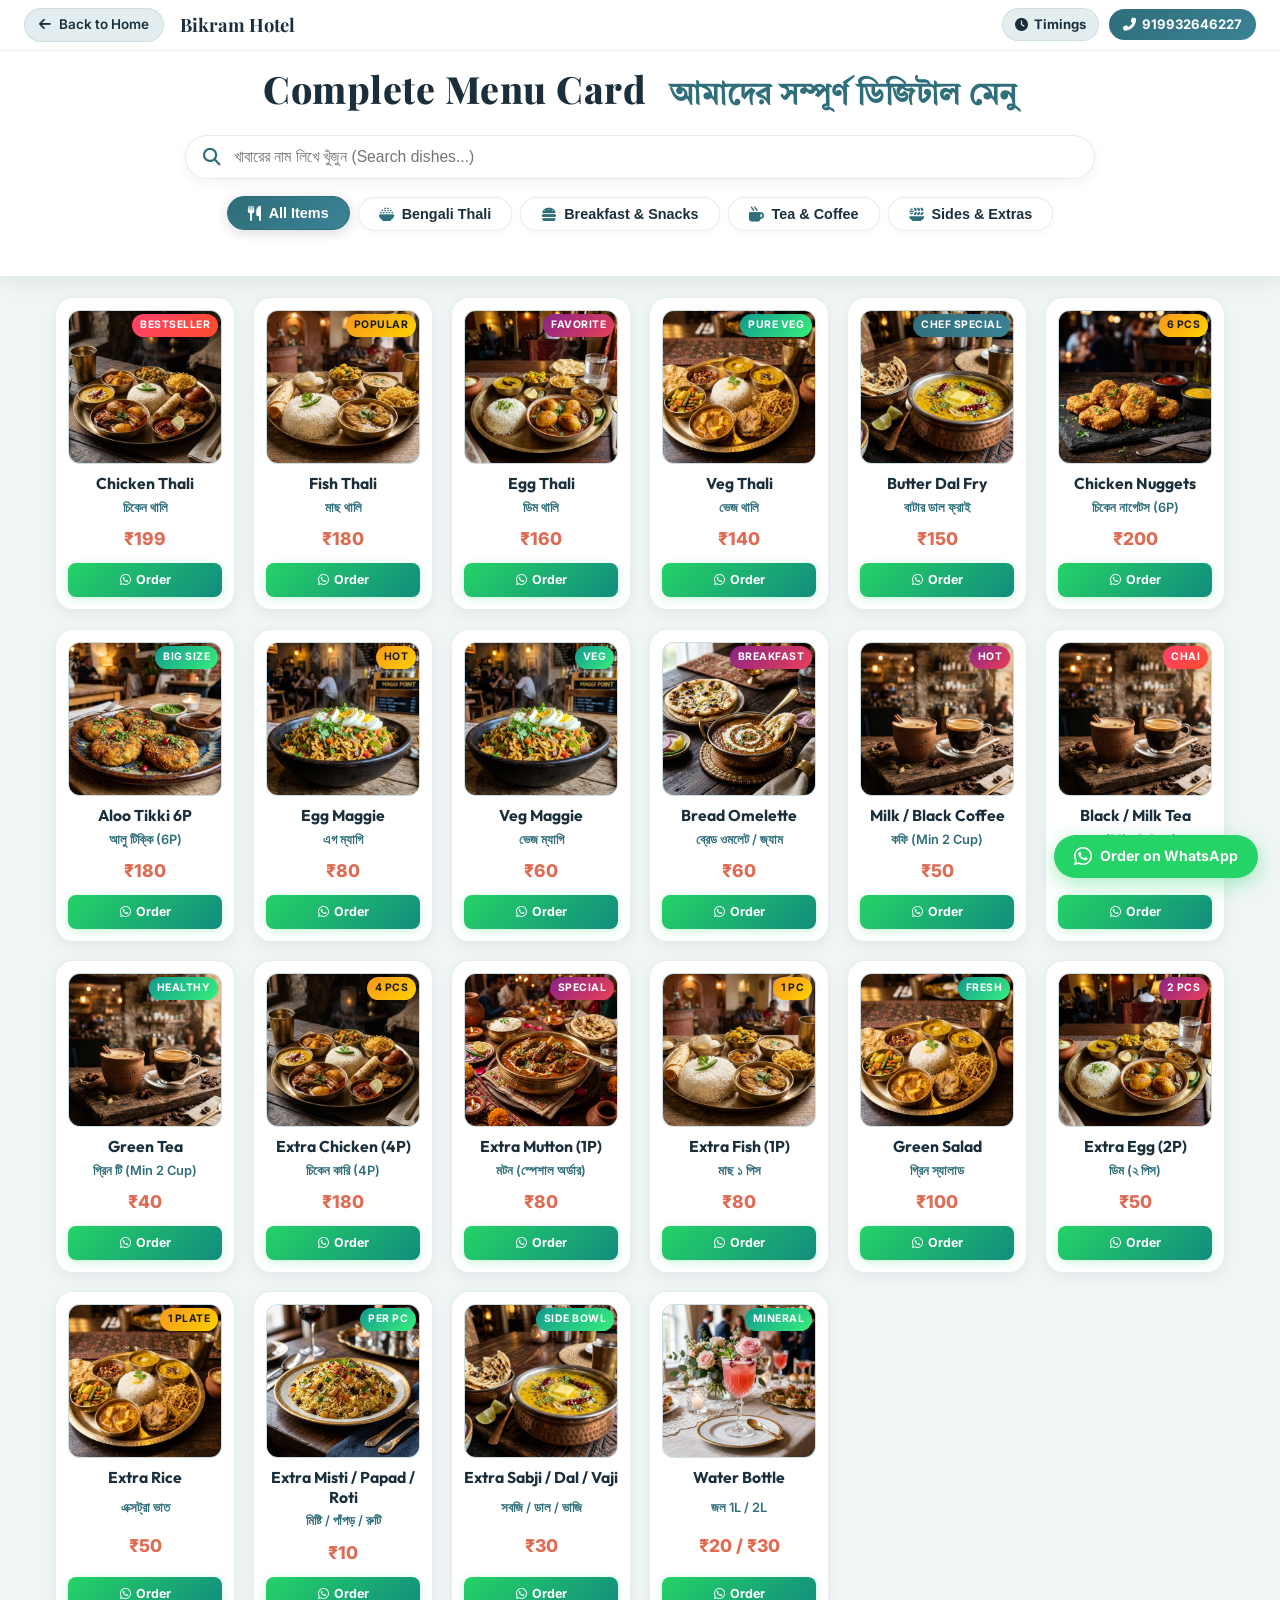
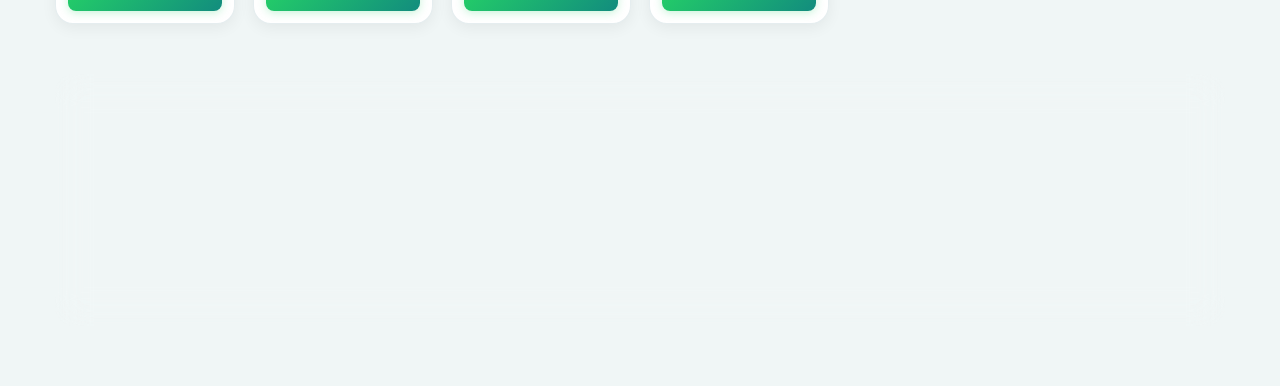
<file: menu.html>
﻿<!DOCTYPE html>
<html lang="bn">
<head>
    <meta charset="UTF-8">
    <meta name="viewport" content="width=device-width, initial-scale=1.0">
    <title>Full Menu Card | Bikram Hotel | সম্পূর্ণ মেনু</title>
    <link rel="icon" type="image/png" href="assets/bikram_hotel_logo.png">
    
    <!-- Meta Descriptions & SEO -->
    <meta name="description" content="Explore the full digital menu of Bikram Hotel. Bengali Thalis, Snacks, Tea, Coffee, Extras & Direct WhatsApp Ordering.">
    <meta name="theme-color" content="#c9a24b">
    
    <!-- Fonts -->
    <link rel="preconnect" href="https://fonts.googleapis.com">
    <link rel="preconnect" href="https://fonts.gstatic.com" crossorigin>
    <link href="https://fonts.googleapis.com/css2?family=Cinzel:wght@500;700;900&family=Inter:wght@300;400;500;600;700;800&family=Outfit:wght@400;500;600;700;800&family=Playfair+Display:ital,wght@0,600;0,700;0,900;1,600&family=Tiro+Bangla:ital@0;1&display=swap" rel="stylesheet">
    
    <!-- Font Awesome -->
    <link rel="stylesheet" href="https://cdnjs.cloudflare.com/ajax/libs/font-awesome/6.5.1/css/all.min.css">
    
    <!-- Main Style -->
    <link rel="stylesheet" href="styles.css">

    <style>
        /* Specific Styles for Compact Full Menu Page (LIGHT THEME) */
        .full-menu-page {
            background-color: var(--bg-deep);
            color: var(--text-primary);
            min-height: 100vh;
        }

        /* Sticky Top Header Container */
        .sticky-menu-top-container {
            position: sticky;
            top: 0;
            z-index: 1000;
            background: var(--bg-card);
            backdrop-filter: blur(20px);
            -webkit-backdrop-filter: blur(20px);
            border-bottom: 1.5px solid var(--glass-border);
            box-shadow: 0 4px 20px rgba(0, 0, 0, 0.08);
        }

        .full-menu-nav {
            padding: 8px 24px;
            display: flex;
            align-items: center;
            justify-content: space-between;
            border-bottom: 1px solid var(--glass-border);
        }

        .full-menu-nav-left {
            display: flex;
            align-items: center;
            gap: 16px;
        }

        .nav-back-btn {
            display: inline-flex;
            align-items: center;
            gap: 8px;
            background: var(--bg-dark);
            border: 1px solid var(--glass-border);
            color: var(--text-primary);
            padding: 5px 14px;
            border-radius: 25px;
            text-decoration: none;
            font-weight: 600;
            font-size: 0.84rem;
            transition: all 0.3s ease;
        }

        .nav-back-btn:hover {
            background: var(--accent-gold);
            color: #ffffff;
            border-color: var(--accent-gold);
            transform: translateX(-3px);
            box-shadow: 0 0 15px rgba(0, 0, 0, 0.15);
        }

        .full-menu-logo-title {
            font-family: 'Playfair Display', serif;
            font-size: 1.15rem;
            font-weight: 700;
            color: var(--text-primary);
        }

        .full-menu-logo-title span {
            color: var(--accent-gold);
        }

        .full-menu-nav-right {
            display: flex;
            align-items: center;
            gap: 10px;
        }

        .nav-timing-btn {
            display: inline-flex;
            align-items: center;
            gap: 6px;
            background: var(--bg-dark);
            border: 1px solid var(--glass-border);
            color: var(--text-primary);
            padding: 5px 12px;
            border-radius: 25px;
            text-decoration: none;
            font-weight: 700;
            font-size: 0.82rem;
            transition: all 0.3s ease;
        }

        .nav-timing-btn:hover {
            background: var(--accent-gold);
            color: #ffffff;
            border-color: var(--accent-gold);
            transform: translateY(-2px);
            box-shadow: 0 0 15px rgba(0, 0, 0, 0.15);
        }

        .nav-call-btn {
            display: inline-flex;
            align-items: center;
            gap: 6px;
            background: linear-gradient(135deg, var(--accent-gold), var(--accent-amber));
            color: #ffffff;
            padding: 5px 14px;
            border-radius: 25px;
            text-decoration: none;
            font-weight: 700;
            font-size: 0.82rem;
            transition: all 0.3s ease;
        }

        .nav-call-btn:hover {
            transform: translateY(-2px);
            box-shadow: 0 4px 15px rgba(0, 0, 0, 0.2);
        }

        /* Full Menu Hero Header */
        .full-menu-hero {
            text-align: center;
            padding: 14px 20px 10px;
            position: relative;
        }

        .full-menu-hero h1 {
            font-family: 'Playfair Display', serif;
            font-size: 2.35rem;
            font-weight: 800;
            color: var(--text-primary);
            margin-bottom: 0;
            line-height: 1.25;
            letter-spacing: 0.5px;
        }

        .full-menu-hero h1 .bengali-heading {
            color: var(--accent-gold);
            display: inline-block;
            font-size: 1.85rem;
            margin-left: 14px;
            font-family: 'Tiro Bangla', serif;
            font-weight: 700;
        }

        .full-menu-hero p {
            display: none;
        }

        /* Search & Filter Controls */
        .menu-control-bar {
            max-width: 950px;
            margin: 0 auto;
            padding: 10px 20px 15px;
        }

        .search-box-wrapper {
            position: relative;
            margin-bottom: 12px;
        }

        .search-box-wrapper input {
            width: 100%;
            background: var(--bg-card);
            border: 1.5px solid var(--glass-border);
            padding: 12px 20px 12px 48px;
            border-radius: 30px;
            color: var(--text-primary);
            font-size: 0.98rem;
            outline: none;
            transition: all 0.3s ease;
            box-shadow: 0 4px 14px rgba(0, 0, 0, 0.05);
        }

        .search-box-wrapper input:focus {
            border-color: var(--accent-gold);
            box-shadow: 0 0 18px rgba(0, 0, 0, 0.1);
            background: var(--bg-card);
        }

        .search-box-wrapper i {
            position: absolute;
            left: 18px;
            top: 50%;
            transform: translateY(-50%);
            color: var(--accent-gold);
            font-size: 1.1rem;
        }

        .menu-category-tabs {
            touch-action: pan-x pan-y;
            overscroll-behavior-x: contain;
            display: flex;
            justify-content: center;
            flex-wrap: wrap;
            gap: 10px;
            margin: 0;
        }

        .menu-tab-btn {
            background: var(--bg-card);
            border: 1.5px solid var(--glass-border);
            color: var(--text-secondary);
            padding: 8px 20px;
            border-radius: 25px;
            font-size: 0.9rem;
            font-weight: 600;
            cursor: pointer;
            backdrop-filter: blur(8px);
            transition: all 0.25s ease;
            display: inline-flex;
            align-items: center;
            gap: 8px;
            box-shadow: 0 2px 8px rgba(0, 0, 0, 0.04);
        }

        .menu-tab-btn i {
            color: var(--accent-gold);
            font-size: 0.95rem;
            transition: transform 0.3s ease;
        }

        .menu-tab-btn:hover {
            border-color: var(--accent-gold);
            color: var(--text-primary);
            background: var(--bg-card2, #f4f8f9);
            transform: translateY(-2px);
            box-shadow: 0 4px 15px rgba(0, 0, 0, 0.08);
        }

        .menu-tab-btn.active {
            background: linear-gradient(135deg, var(--accent-gold), var(--accent-amber));
            border-color: var(--accent-gold);
            color: #ffffff;
            box-shadow: 0 3px 14px rgba(0, 0, 0, 0.15);
            transform: translateY(-1px);
        }

        .menu-tab-btn.active i {
            color: #ffffff;
        }

        /* Compact Grid for Full Menu */
        .compact-menu-grid-container {
            max-width: 1200px;
            margin: 20px auto 50px;
            padding: 0 15px;
        }

        .compact-grid {
            display: grid;
            grid-template-columns: repeat(auto-fill, minmax(180px, 1fr));
            gap: 18px;
        }

        .compact-grid .food-menu-card {
            flex: initial;
            width: 100%;
            animation: floatMenuItem 4.5s ease-in-out infinite alternate;
        }

        .compact-grid .food-menu-card.hidden {
            display: none !important;
        }

        /* No Results Message */
        #no-results-msg {
            text-align: center;
            padding: 50px 20px;
            font-size: 1.1rem;
            color: var(--accent-gold);
            display: none;
            grid-column: 1 / -1;
        }

        /* Order Info Banner (Light Theme) */
        .order-info-banner {
            display: flex;
            align-items: stretch;
            justify-content: space-between;
            gap: 25px;
            padding: 28px 36px;
            border-radius: 20px;
            background: var(--bg-card);
            border: 1.5px solid var(--glass-border);
            box-shadow: 0 10px 30px rgba(0, 0, 0, 0.07);
        }

        .order-timing-card {
            display: flex;
            gap: 20px;
            flex: 1.3;
        }

        .timing-icon {
            width: 52px;
            height: 52px;
            border-radius: 14px;
            background: var(--bg-dark);
            border: 1px solid var(--glass-border);
            display: flex;
            align-items: center;
            justify-content: center;
            color: var(--accent-gold);
            font-size: 1.5rem;
            flex-shrink: 0;
        }

        .timing-details h4 {
            color: var(--text-primary);
            font-size: 1.15rem;
            margin-bottom: 10px;
            font-weight: 700;
        }

        .timing-details ul {
            list-style: none;
            padding: 0;
            margin: 0;
            display: flex;
            flex-direction: column;
            gap: 7px;
        }

        .timing-details li {
            font-size: 0.92rem;
            color: var(--text-secondary);
        }

        .timing-details li strong {
            color: var(--text-primary);
        }

        .timing-details .serve-time {
            color: var(--text-muted);
            font-size: 0.85rem;
        }

        .order-call-box {
            flex: 1;
            display: flex;
            flex-direction: column;
            align-items: center;
            justify-content: center;
            text-align: center;
            background: var(--bg-dark);
            padding: 20px 24px;
            border-radius: 14px;
            border: 1px dashed var(--glass-border);
        }

        .call-badge {
            background: var(--bg-card);
            color: var(--accent-gold);
            font-size: 0.75rem;
            font-weight: 700;
            text-transform: uppercase;
            letter-spacing: 1px;
            padding: 3px 10px;
            border-radius: 12px;
            margin-bottom: 6px;
            border: 1px solid var(--glass-border);
        }

        .order-call-box h3 {
            font-size: 1.05rem;
            color: var(--text-primary);
            margin-bottom: 8px;
            font-weight: 600;
        }

        .order-phone-link {
            font-size: 1.45rem;
            font-weight: 800;
            color: var(--accent-gold);
            text-decoration: none;
            letter-spacing: 1px;
            display: inline-flex;
            align-items: center;
            gap: 8px;
            margin-bottom: 14px;
            transition: transform 0.3s ease;
        }

        .order-phone-link:hover {
            transform: scale(1.05);
        }

        .quick-action-btns {
            display: flex;
            gap: 10px;
            width: 100%;
        }

        .direct-call-btn, .direct-wp-btn {
            flex: 1;
            padding: 9px 12px;
            border-radius: 8px;
            font-size: 0.85rem;
            font-weight: 700;
            text-decoration: none;
            display: inline-flex;
            align-items: center;
            justify-content: center;
            gap: 6px;
            transition: all 0.3s ease;
        }

        .direct-call-btn {
            background: linear-gradient(135deg, var(--accent-gold), var(--accent-amber));
            color: #ffffff;
        }

        .direct-call-btn:hover {
            transform: translateY(-2px);
            box-shadow: 0 4px 15px rgba(0, 0, 0, 0.2);
        }

        .direct-wp-btn {
            background: #25D366;
            color: #ffffff;
        }

        .direct-wp-btn:hover {
            background: #1ebc59;
            transform: translateY(-2px);
            box-shadow: 0 4px 15px rgba(37, 211, 102, 0.4);
        }

        /* Floating Order Quick Dial */
        .floating-order-btn {
            position: fixed;
            bottom: 22px;
            right: 22px;
            z-index: 999;
            display: flex;
            align-items: center;
            gap: 8px;
            background: #25D366;
            color: #ffffff;
            padding: 10px 20px;
            border-radius: 35px;
            text-decoration: none;
            font-weight: 700;
            font-size: 0.88rem;
            box-shadow: 0 6px 20px rgba(37, 211, 102, 0.4);
            transition: all 0.3s ease;
            animation: pulseOrderBtn 2.5s infinite;
        }

        .floating-order-btn:hover {
            background: #1ebc59;
            color: #ffffff;
            transform: scale(1.06);
            box-shadow: 0 8px 25px rgba(37, 211, 102, 0.6);
        }

        @keyframes pulseOrderBtn {
            0%, 100% { transform: scale(1); }
            50% { transform: scale(1.04); }
        }

        @media (max-width: 900px) {
            .order-info-banner {
                flex-direction: column;
                padding: 22px;
            }
            .order-timing-card {
                flex-direction: column;
                gap: 12px;
            }
        }

        @media (max-width: 600px) {
            .full-menu-nav {
                padding: 8px 12px;
            }
            .nav-back-btn span {
                display: none;
            }
            .full-menu-logo-title {
                font-size: 1.05rem;
            }
            .nav-timing-btn {
                padding: 4px 8px;
                font-size: 0.76rem;
            }
            .nav-timing-btn span {
                display: none;
            }
            .nav-call-btn {
                padding: 4px 10px;
                font-size: 0.76rem;
            }
            .full-menu-hero {
                padding: 10px 10px 4px;
            }
            .full-menu-hero h1 {
                font-size: 1.65rem;
            }
            .full-menu-hero h1 .bengali-heading {
                font-size: 1.35rem;
                display: block;
                margin-left: 0;
                margin-top: 4px;
            }
            .menu-control-bar {
                padding: 6px 12px 10px;
            }
            .search-box-wrapper {
                margin-bottom: 8px;
            }
            .search-box-wrapper input {
                padding: 9px 16px 9px 38px;
                font-size: 0.88rem;
                border-radius: 25px;
            }
            .search-box-wrapper i {
                left: 14px;
                font-size: 0.95rem;
            }
            .menu-category-tabs {
            touch-action: pan-x pan-y;
            overscroll-behavior-x: contain;
                gap: 6px;
                overflow-x: auto;
                flex-wrap: nowrap;
                justify-content: flex-start;
                padding-bottom: 4px;
                -webkit-overflow-scrolling: touch;
            }
            .menu-tab-btn {
                padding: 6px 14px;
                font-size: 0.8rem;
                border-radius: 20px;
                white-space: nowrap;
                flex-shrink: 0;
            }
            .compact-grid {
                grid-template-columns: repeat(2, 1fr);
                gap: 10px;
            }
            .compact-grid .food-menu-card {
                padding: 8px;
            }
            .food-title {
                font-size: 0.86rem;
            }
            .bengali-title {
                font-size: 0.72rem;
            }
            .food-price {
                font-size: 0.95rem;
            }
            .food-order-btn {
                padding: 5px 8px;
                font-size: 0.72rem;
            }
        }
    </style>
</head>
<body class="full-menu-page">

    <!-- Sticky Top Header (Navbar + Hero Title + Search Box + Filter Tabs) -->
    <div class="sticky-menu-top-container">
        <!-- Top Navigation Bar -->
        <nav class="full-menu-nav">
            <div class="full-menu-nav-left">
                <a href="index.html" class="nav-back-btn" title="Go back to Home Page">
                    <i class="fas fa-arrow-left"></i> <span>Back to Home</span>
                </a>
                <div class="full-menu-logo-title">Bikram Hotel</div>
            </div>
            <div class="full-menu-nav-right">
                <a href="#order-timings" class="nav-timing-btn" id="nav-timing-toggle-btn" title="Order Timings (অর্ডার সময়সূচী)">
                    <i class="fas fa-clock" id="nav-timing-icon"></i> <span id="nav-timing-text">Timings</span>
                </a>
                <a href="tel:919932646227" class="nav-call-btn">
                    <i class="fas fa-phone-alt"></i> <span>919932646227</span>
                </a>
            </div>
        </nav>

        <!-- Hero Header -->
        <header class="full-menu-hero">
            <h1>Complete Menu Card <span class="bengali-heading">আমাদের সম্পূর্ণ ডিজিটাল মেনু</span></h1>
        </header>

        <!-- Search Bar & Category Filter Tabs -->
        <div class="menu-control-bar">
            <div class="search-box-wrapper">
                <i class="fas fa-search"></i>
                <input type="text" id="menu-search-input" placeholder="খাবারের নাম লিখে খুঁজুন (Search dishes...)" autocomplete="off">
            </div>

            <div class="menu-category-tabs">
                <button class="menu-tab-btn active" data-category="all">
                    <i class="fas fa-utensils"></i> All Items
                </button>
                <button class="menu-tab-btn" data-category="thali">
                    <i class="fas fa-bowl-rice"></i> Bengali Thali
                </button>
                <button class="menu-tab-btn" data-category="snacks">
                    <i class="fas fa-burger"></i> Breakfast & Snacks
                </button>
                <button class="menu-tab-btn" data-category="beverages">
                    <i class="fas fa-mug-hot"></i> Tea & Coffee
                </button>
                <button class="menu-tab-btn" data-category="extras">
                    <i class="fas fa-plate-wheat"></i> Sides & Extras
                </button>
            </div>
        </div>
    </div>

    <!-- Compact Full Menu Grid -->
    <main class="compact-menu-grid-container">
        <div class="compact-grid" id="full-menu-grid">

            <!-- 1. Chicken Thali -->
            <div class="food-menu-card" data-category="thali" data-keywords="chicken thali murgi murgir mangsho rice dal sabji thali">
                <div class="food-card-badge bestseller">Bestseller</div>
                <div class="food-card-img-box">
                    <img src="assets/menu_chicken_thali.webp" alt="Chicken Thali" loading="lazy">
                </div>
                <div class="food-card-body">
                    <h3 class="food-title">Chicken Thali</h3>
                    <span class="bengali-title">চিকেন থালি</span>
                    <span class="food-price">₹199</span>
                    <a href="https://wa.me/919932646227?text==Hi%20Bikram%20Hotel,%20I%20want%20to%20order%20Chicken%20Thali%20(₹199)" target="_blank" class="food-order-btn">
                        <i class="fab fa-whatsapp"></i> Order
                    </a>
                </div>
            </div>

            <!-- 2. Fish Thali -->
            <div class="food-menu-card" data-category="thali" data-keywords="fish thali macher thali mach jhol rui katla rice dal thali">
                <div class="food-card-badge popular">Popular</div>
                <div class="food-card-img-box">
                    <img src="assets/menu_fish_thali.webp" alt="Fish Thali" loading="lazy">
                </div>
                <div class="food-card-body">
                    <h3 class="food-title">Fish Thali</h3>
                    <span class="bengali-title">মাছ থালি</span>
                    <span class="food-price">₹180</span>
                    <a href="https://wa.me/919932646227?text==Hi%20Bikram%20Hotel,%20I%20want%20to%20order%20Fish%20Thali%20(₹180)" target="_blank" class="food-order-btn">
                        <i class="fab fa-whatsapp"></i> Order
                    </a>
                </div>
            </div>

            <!-- 3. Egg Thali -->
            <div class="food-menu-card" data-category="thali" data-keywords="egg thali dimer thali dim kosha rice dal thali">
                <div class="food-card-badge special">Favorite</div>
                <div class="food-card-img-box">
                    <img src="assets/menu_egg_thali.webp" alt="Egg Thali" loading="lazy">
                </div>
                <div class="food-card-body">
                    <h3 class="food-title">Egg Thali</h3>
                    <span class="bengali-title">ডিম থালি</span>
                    <span class="food-price">₹160</span>
                    <a href="https://wa.me/919932646227?text==Hi%20Bikram%20Hotel,%20I%20want%20to%20order%20Egg%20Thali%20(₹160)" target="_blank" class="food-order-btn">
                        <i class="fab fa-whatsapp"></i> Order
                    </a>
                </div>
            </div>

            <!-- 4. Veg Thali -->
            <div class="food-menu-card" data-category="thali" data-keywords="veg thali niramish thali paneer dal sabji rice mishti doi">
                <div class="food-card-badge pure-veg">Pure Veg</div>
                <div class="food-card-img-box">
                    <img src="assets/menu_veg_thali.webp" alt="Veg Thali" loading="lazy">
                </div>
                <div class="food-card-body">
                    <h3 class="food-title">Veg Thali</h3>
                    <span class="bengali-title">ভেজ থালি</span>
                    <span class="food-price">₹140</span>
                    <a href="https://wa.me/919932646227?text==Hi%20Bikram%20Hotel,%20I%20want%20to%20order%20Veg%20Thali%20(₹140)" target="_blank" class="food-order-btn">
                        <i class="fab fa-whatsapp"></i> Order
                    </a>
                </div>
            </div>

            <!-- 5. Butter Dal Fry -->
            <div class="food-menu-card" data-category="extras" data-keywords="butter dal fry yellow dal tadka veg">
                <div class="food-card-badge chef">Chef Special</div>
                <div class="food-card-img-box">
                    <img src="assets/menu_butter_dal_fry.webp" alt="Butter Dal Fry" loading="lazy">
                </div>
                <div class="food-card-body">
                    <h3 class="food-title">Butter Dal Fry</h3>
                    <span class="bengali-title">বাটার ডাল ফ্রাই</span>
                    <span class="food-price">₹150</span>
                    <a href="https://wa.me/919932646227?text==Hi%20Bikram%20Hotel,%20I%20want%20to%20order%20Butter%20Dal%20Fry%20(₹150)" target="_blank" class="food-order-btn">
                        <i class="fab fa-whatsapp"></i> Order
                    </a>
                </div>
            </div>

            <!-- 6. Chicken Nuggets (6P) -->
            <div class="food-menu-card" data-category="snacks" data-keywords="chicken nuggets 6p fried snacks non-veg">
                <div class="food-card-badge popular">6 Pcs</div>
                <div class="food-card-img-box">
                    <img src="assets/menu_chicken_nuggets.webp" alt="Chicken Nuggets" loading="lazy">
                </div>
                <div class="food-card-body">
                    <h3 class="food-title">Chicken Nuggets</h3>
                    <span class="bengali-title">চিকেন নাগেটস (6P)</span>
                    <span class="food-price">₹200</span>
                    <a href="https://wa.me/919932646227?text==Hi%20Bikram%20Hotel,%20I%20want%20to%20order%20Chicken%20Nuggets%20(₹200)" target="_blank" class="food-order-btn">
                        <i class="fab fa-whatsapp"></i> Order
                    </a>
                </div>
            </div>

            <!-- 7. Aloo Tikki Big Size (6P) -->
            <div class="food-menu-card" data-category="snacks" data-keywords="aloo tikki potato cutlet snacks big size veg">
                <div class="food-card-badge pure-veg">Big Size</div>
                <div class="food-card-img-box">
                    <img src="assets/menu_aloo_tikki.webp" alt="Aloo Tikki Big Size" loading="lazy">
                </div>
                <div class="food-card-body">
                    <h3 class="food-title">Aloo Tikki 6P</h3>
                    <span class="bengali-title">আলু টিক্কি (6P)</span>
                    <span class="food-price">₹180</span>
                    <a href="https://wa.me/919932646227?text==Hi%20Bikram%20Hotel,%20I%20want%20to%20order%20Aloo%20Tikki%20(₹180)" target="_blank" class="food-order-btn">
                        <i class="fab fa-whatsapp"></i> Order
                    </a>
                </div>
            </div>

            <!-- 8. Egg Maggie -->
            <div class="food-menu-card" data-category="snacks" data-keywords="egg maggie noodles masala snacks">
                <div class="food-card-badge popular">Hot</div>
                <div class="food-card-img-box">
                    <img src="assets/menu_egg_maggie.webp" alt="Egg Maggie" loading="lazy">
                </div>
                <div class="food-card-body">
                    <h3 class="food-title">Egg Maggie</h3>
                    <span class="bengali-title">এগ ম্যাগি</span>
                    <span class="food-price">₹80</span>
                    <a href="https://wa.me/919932646227?text==Hi%20Bikram%20Hotel,%20I%20want%20to%20order%20Egg%20Maggie%20(₹80)" target="_blank" class="food-order-btn">
                        <i class="fab fa-whatsapp"></i> Order
                    </a>
                </div>
            </div>

            <!-- 9. Veg Maggie -->
            <div class="food-menu-card" data-category="snacks" data-keywords="veg maggie masala noodles snacks vegetarian">
                <div class="food-card-badge pure-veg">Veg</div>
                <div class="food-card-img-box">
                    <img src="assets/menu_egg_maggie.webp" alt="Veg Maggie" loading="lazy">
                </div>
                <div class="food-card-body">
                    <h3 class="food-title">Veg Maggie</h3>
                    <span class="bengali-title">ভেজ ম্যাগি</span>
                    <span class="food-price">₹60</span>
                    <a href="https://wa.me/919932646227?text==Hi%20Bikram%20Hotel,%20I%20want%20to%20order%20Veg%20Maggie%20(₹60)" target="_blank" class="food-order-btn">
                        <i class="fab fa-whatsapp"></i> Order
                    </a>
                </div>
            </div>

            <!-- 10. Bread Omelette / Jam / Butter -->
            <div class="food-menu-card" data-category="snacks" data-keywords="bread omelette jam butter breakfast toast egg">
                <div class="food-card-badge special">Breakfast</div>
                <div class="food-card-img-box">
                    <img src="assets/menu6.webp" alt="Bread Omelette Jam Butter" loading="lazy">
                </div>
                <div class="food-card-body">
                    <h3 class="food-title">Bread Omelette</h3>
                    <span class="bengali-title">ব্রেড ওমলেট / জ্যাম</span>
                    <span class="food-price">₹60</span>
                    <a href="https://wa.me/919932646227?text==Hi%20Bikram%20Hotel,%20I%20want%20to%20order%20Bread%20Omelette%20(₹60)" target="_blank" class="food-order-btn">
                        <i class="fab fa-whatsapp"></i> Order
                    </a>
                </div>
            </div>

            <!-- 11. Milk / Black Coffee -->
            <div class="food-menu-card" data-category="beverages" data-keywords="coffee milk coffee black coffee hot drink beverages espresso">
                <div class="food-card-badge special">Hot</div>
                <div class="food-card-img-box">
                    <img src="assets/menu_tea_coffee.webp" alt="Milk and Black Coffee" loading="lazy">
                </div>
                <div class="food-card-body">
                    <h3 class="food-title">Milk / Black Coffee</h3>
                    <span class="bengali-title">কফি (Min 2 Cup)</span>
                    <span class="food-price">₹50</span>
                    <a href="https://wa.me/919932646227?text==Hi%20Bikram%20Hotel,%20I%20want%20to%20order%20Coffee" target="_blank" class="food-order-btn">
                        <i class="fab fa-whatsapp"></i> Order
                    </a>
                </div>
            </div>

            <!-- 12. Black / Milk Tea -->
            <div class="food-menu-card" data-category="beverages" data-keywords="tea chai milk tea black tea masala chai beverage">
                <div class="food-card-badge bestseller">Chai</div>
                <div class="food-card-img-box">
                    <img src="assets/menu_tea_coffee.webp" alt="Black and Milk Tea" loading="lazy">
                </div>
                <div class="food-card-body">
                    <h3 class="food-title">Black / Milk Tea</h3>
                    <span class="bengali-title">চা (Min 2 Cup)</span>
                    <span class="food-price">₹25</span>
                    <a href="https://wa.me/919932646227?text==Hi%20Bikram%20Hotel,%20I%20want%20to%20order%20Tea" target="_blank" class="food-order-btn">
                        <i class="fab fa-whatsapp"></i> Order
                    </a>
                </div>
            </div>

            <!-- 13. Green Tea -->
            <div class="food-menu-card" data-category="beverages" data-keywords="green tea healthy detox hot beverage">
                <div class="food-card-badge pure-veg">Healthy</div>
                <div class="food-card-img-box">
                    <img src="assets/menu_tea_coffee.webp" alt="Green Tea" loading="lazy">
                </div>
                <div class="food-card-body">
                    <h3 class="food-title">Green Tea</h3>
                    <span class="bengali-title">গ্রিন টি (Min 2 Cup)</span>
                    <span class="food-price">₹40</span>
                    <a href="https://wa.me/919932646227?text==Hi%20Bikram%20Hotel,%20I%20want%20to%20order%20Green%20Tea" target="_blank" class="food-order-btn">
                        <i class="fab fa-whatsapp"></i> Order
                    </a>
                </div>
            </div>

            <!-- 14. Extra Chicken (4P) -->
            <div class="food-menu-card" data-category="extras" data-keywords="extra chicken 4p murgir mangsho chicken curry side non-veg">
                <div class="food-card-badge popular">4 Pcs</div>
                <div class="food-card-img-box">
                    <img src="assets/menu_chicken_thali.webp" alt="Extra Chicken 4P" loading="lazy">
                </div>
                <div class="food-card-body">
                    <h3 class="food-title">Extra Chicken (4P)</h3>
                    <span class="bengali-title">চিকেন কারি (4P)</span>
                    <span class="food-price">₹180</span>
                    <a href="https://wa.me/919932646227?text==Hi%20Bikram%20Hotel,%20I%20want%20to%20order%20Extra%20Chicken%204P%20(₹180)" target="_blank" class="food-order-btn">
                        <i class="fab fa-whatsapp"></i> Order
                    </a>
                </div>
            </div>

            <!-- 15. Extra Mutton (1P - Special Order) -->
            <div class="food-menu-card" data-category="extras" data-keywords="extra mutton 1p khasi mangsho mutton kosha special non-veg">
                <div class="food-card-badge special">Special</div>
                <div class="food-card-img-box">
                    <img src="assets/menu3.webp" alt="Extra Mutton 1P" loading="lazy">
                </div>
                <div class="food-card-body">
                    <h3 class="food-title">Extra Mutton (1P)</h3>
                    <span class="bengali-title">মটন (স্পেশাল অর্ডার)</span>
                    <span class="food-price">₹80</span>
                    <a href="https://wa.me/919932646227?text==Hi%20Bikram%20Hotel,%20I%20want%20to%20order%20Extra%20Mutton%20(₹80)" target="_blank" class="food-order-btn">
                        <i class="fab fa-whatsapp"></i> Order
                    </a>
                </div>
            </div>

            <!-- 16. Extra Fish (1P) -->
            <div class="food-menu-card" data-category="extras" data-keywords="extra fish 1p macher jhol rui katla side non-veg">
                <div class="food-card-badge popular">1 Pc</div>
                <div class="food-card-img-box">
                    <img src="assets/menu_fish_thali.webp" alt="Extra Fish 1P" loading="lazy">
                </div>
                <div class="food-card-body">
                    <h3 class="food-title">Extra Fish (1P)</h3>
                    <span class="bengali-title">মাছ ১ পিস</span>
                    <span class="food-price">₹80</span>
                    <a href="https://wa.me/919932646227?text==Hi%20Bikram%20Hotel,%20I%20want%20to%20order%20Extra%20Fish%20(₹80)" target="_blank" class="food-order-btn">
                        <i class="fab fa-whatsapp"></i> Order
                    </a>
                </div>
            </div>

            <!-- 17. Green Salad -->
            <div class="food-menu-card" data-category="extras" data-keywords="green salad cucumber tomato onion lemon salad veg">
                <div class="food-card-badge pure-veg">Fresh</div>
                <div class="food-card-img-box">
                    <img src="assets/menu_veg_thali.webp" alt="Green Salad" loading="lazy">
                </div>
                <div class="food-card-body">
                    <h3 class="food-title">Green Salad</h3>
                    <span class="bengali-title">গ্রিন স্যালাড</span>
                    <span class="food-price">₹100</span>
                    <a href="https://wa.me/919932646227?text==Hi%20Bikram%20Hotel,%20I%20want%20to%20order%20Green%20Salad%20(₹100)" target="_blank" class="food-order-btn">
                        <i class="fab fa-whatsapp"></i> Order
                    </a>
                </div>
            </div>

            <!-- 18. Extra Egg (2P) -->
            <div class="food-menu-card" data-category="extras" data-keywords="extra egg 2p dim egg curry side non-veg">
                <div class="food-card-badge special">2 Pcs</div>
                <div class="food-card-img-box">
                    <img src="assets/menu_egg_thali.webp" alt="Extra Egg 2P" loading="lazy">
                </div>
                <div class="food-card-body">
                    <h3 class="food-title">Extra Egg (2P)</h3>
                    <span class="bengali-title">ডিম (২ পিস)</span>
                    <span class="food-price">₹50</span>
                    <a href="https://wa.me/919932646227?text==Hi%20Bikram%20Hotel,%20I%20want%20to%20order%20Extra%20Egg%202P%20(₹50)" target="_blank" class="food-order-btn">
                        <i class="fab fa-whatsapp"></i> Order
                    </a>
                </div>
            </div>

            <!-- 19. Extra Rice -->
            <div class="food-menu-card" data-category="extras" data-keywords="extra rice bhat rice portion veg side">
                <div class="food-card-badge popular">1 Plate</div>
                <div class="food-card-img-box">
                    <img src="assets/menu_veg_thali.webp" alt="Extra Rice" loading="lazy">
                </div>
                <div class="food-card-body">
                    <h3 class="food-title">Extra Rice</h3>
                    <span class="bengali-title">এক্সট্রা ভাত</span>
                    <span class="food-price">₹50</span>
                    <a href="https://wa.me/919932646227?text==Hi%20Bikram%20Hotel,%20I%20want%20to%20order%20Extra%20Rice%20(₹50)" target="_blank" class="food-order-btn">
                        <i class="fab fa-whatsapp"></i> Order
                    </a>
                </div>
            </div>

            <!-- 20. Extra Misti / Papad / Roti -->
            <div class="food-menu-card" data-category="extras" data-keywords="extra misti papad roti sweet flatbread side">
                <div class="food-card-badge pure-veg">Per Pc</div>
                <div class="food-card-img-box">
                    <img src="assets/menu2.webp" alt="Extra Misti Papad Roti" loading="lazy">
                </div>
                <div class="food-card-body">
                    <h3 class="food-title">Extra Misti / Papad / Roti</h3>
                    <span class="bengali-title">মিষ্টি / পাঁপড় / রুটি</span>
                    <span class="food-price">₹10</span>
                    <a href="https://wa.me/919932646227?text==Hi%20Bikram%20Hotel,%20I%20want%20to%20order%20Extra%20Misti%20Papad%20Roti%20(₹10)" target="_blank" class="food-order-btn">
                        <i class="fab fa-whatsapp"></i> Order
                    </a>
                </div>
            </div>

            <!-- 21. Extra Sabji / Dal / Vaji -->
            <div class="food-menu-card" data-category="extras" data-keywords="extra sabji dal vaji butter dal fry veg side">
                <div class="food-card-badge pure-veg">Side Bowl</div>
                <div class="food-card-img-box">
                    <img src="assets/menu_butter_dal_fry.webp" alt="Extra Sabji Dal Vaji" loading="lazy">
                </div>
                <div class="food-card-body">
                    <h3 class="food-title">Extra Sabji / Dal / Vaji</h3>
                    <span class="bengali-title">সবজি / ডাল / ভাজি</span>
                    <span class="food-price">₹30</span>
                    <a href="https://wa.me/919932646227?text==Hi%20Bikram%20Hotel,%20I%20want%20to%20order%20Extra%20Sabji%20Dal%20Vaji%20(₹30)" target="_blank" class="food-order-btn">
                        <i class="fab fa-whatsapp"></i> Order
                    </a>
                </div>
            </div>

            <!-- 20. Packaged Water Bottle (1L / 2L) -->
            <div class="food-menu-card" data-category="beverages" data-keywords="water bottle 1l 2l mineral water drink">
                <div class="food-card-badge pure-veg">Mineral</div>
                <div class="food-card-img-box">
                    <img src="assets/menu5.webp" alt="Packaged Water Bottle" loading="lazy">
                </div>
                <div class="food-card-body">
                    <h3 class="food-title">Water Bottle</h3>
                    <span class="bengali-title">জল 1L / 2L</span>
                    <span class="food-price">₹20 / ₹30</span>
                    <a href="https://wa.me/919932646227?text==Hi%20Bikram%20Hotel,%20I%20want%20to%20order%20Water%20Bottle" target="_blank" class="food-order-btn">
                        <i class="fab fa-whatsapp"></i> Order
                    </a>
                </div>
            </div>

        </div>

        <!-- No Results Fallback -->
        <div id="no-results-msg">
            <i class="fas fa-search" style="font-size: 2.5rem; margin-bottom: 12px; display: block;"></i>
            <p>আপনার খোঁজা অনুযায়ী কোনো খাবার পাওয়া যায়নি। অন্য কিছু লিখে খুঁজুন।</p>
        </div>
    </main>

    <!-- Order Timings Banner -->
    <div id="order-timings" style="max-width: 1200px; margin: 0 auto 60px; padding: 0 15px; scroll-margin-top: 170px;">
        <div class="order-info-banner glassmorphism">
            <div class="order-timing-card">
                <div class="timing-icon"><i class="fas fa-clock"></i></div>
                <div class="timing-details">
                    <h4>⏰ Order Timings (অর্ডার সময়সূচী)</h4>
                    <ul>
                        <li><strong>☀️ Lunch:</strong> Any Time You're Hungry!</li>
                        <li><strong>🌙 Dinner:</strong> Order 05:00 PM – 06:30 PM <span class="serve-time">(Serve: 9:30 PM – 10:00 PM)</span></li>
                        <li><strong>🌅 Breakfast:</strong> Pre-order 09:00 PM – 10:00 PM <span class="serve-time">(Serve Next Morning: 8:30 AM)</span></li>
                    </ul>
                </div>
            </div>
            
            <div class="order-call-box">
                <div class="call-badge">Direct Hotline</div>
                <h3>Call or WhatsApp to Place Order</h3>
                <a href="tel:919932646227" class="order-phone-link">
                    <i class="fas fa-phone-volume"></i> 919932646227
                </a>
                <div class="quick-action-btns">
                    <a href="tel:919932646227" class="direct-call-btn">
                        <i class="fas fa-phone"></i> Call Now
                    </a>
                    <a href="https://wa.me/919932646227?text==Hello%20Bikram%20Hotel,%20I%20want%20to%20place%20an%20order!" target="_blank" class="direct-wp-btn">
                        <i class="fab fa-whatsapp"></i> WhatsApp Order
                    </a>
                </div>
            </div>
        </div>
    </div>

    <!-- Floating Direct WhatsApp Button -->
    <a href="https://wa.me/919932646227?text==Hello%20Bikram%20Hotel,%20I%20want%20to%20order%20food!" target="_blank" class="floating-order-btn" title="Direct WhatsApp Order">
        <i class="fab fa-whatsapp" style="font-size: 1.3rem;"></i> <span>Order on WhatsApp</span>
    </a>

    <!-- JavaScript for Live Search & Category Filtering -->
    <script>
        document.addEventListener('DOMContentLoaded', () => {
            const searchInput = document.getElementById('menu-search-input');
            const categoryTabs = document.querySelectorAll('.menu-tab-btn');
            const foodCards = document.querySelectorAll('.food-menu-card');
            const noResultsMsg = document.getElementById('no-results-msg');

            let activeCategory = 'all';

            function filterMenu() {
                const query = searchInput.value.toLowerCase().trim();
                let visibleCount = 0;

                foodCards.forEach(card => {
                    const cardCategory = card.getAttribute('data-category');
                    const keywords = (card.getAttribute('data-keywords') || '') + ' ' + card.innerText.toLowerCase();

                    const matchesCategory = (activeCategory === 'all' || cardCategory === activeCategory);
                    const matchesSearch = query === '' || keywords.includes(query);

                    if (matchesCategory && matchesSearch) {
                        card.classList.remove('hidden');
                        visibleCount++;
                    } else {
                        card.classList.add('hidden');
                    }
                });

                if (visibleCount === 0) {
                    noResultsMsg.style.display = 'block';
                } else {
                    noResultsMsg.style.display = 'none';
                }
            }

            // Category Tab Clicks
            categoryTabs.forEach(tab => {
                tab.addEventListener('click', () => {
                    categoryTabs.forEach(t => t.classList.remove('active'));
                    tab.classList.add('active');
                    activeCategory = tab.getAttribute('data-category');
                    const tabsContainer = tab.closest('.menu-category-tabs');
                    if (tabsContainer) {
                        const targetScroll = tab.offsetLeft - (tabsContainer.clientWidth / 2) + (tab.offsetWidth / 2);
                        tabsContainer.scrollTo({ left: targetScroll, behavior: 'smooth' });
                    }
                    filterMenu();
                });
            });

            // Search Input Live Filter
            searchInput.addEventListener('input', () => {
                filterMenu();
            });

            // ============================================================
            // TWO-WAY TOGGLE SCROLL (Click to go to Timings, Click again to go to Top)
            // ============================================================
            const timingToggleBtn = document.getElementById('nav-timing-toggle-btn');
            const timingIcon = document.getElementById('nav-timing-icon');
            const timingText = document.getElementById('nav-timing-text');
            const orderTimingsSection = document.getElementById('order-timings');

            function isNearTimingsSection() {
                if (!orderTimingsSection) return false;
                const rect = orderTimingsSection.getBoundingClientRect();
                return rect.top <= window.innerHeight * 0.75;
            }

            if (timingToggleBtn && orderTimingsSection) {
                timingToggleBtn.addEventListener('click', (e) => {
                    e.preventDefault();
                    if (isNearTimingsSection()) {
                        // If already at Timings section -> Smoothly scroll back to TOP
                        window.scrollTo({ top: 0, behavior: 'smooth' });
                    } else {
                        // Smoothly scroll DOWN to Order Timings section
                        orderTimingsSection.scrollIntoView({ behavior: 'smooth', block: 'start' });
                    }
                });

                // Dynamically update button icon/text when user scrolls near timings
                window.addEventListener('scroll', () => {
                    if (isNearTimingsSection()) {
                        timingToggleBtn.classList.add('at-bottom');
                        if (timingIcon) timingIcon.className = 'fas fa-arrow-up';
                        if (timingText) timingText.innerText = 'Top';
                        timingToggleBtn.title = 'Scroll back to Top (উপরে ফিরে যান)';
                    } else {
                        timingToggleBtn.classList.remove('at-bottom');
                        if (timingIcon) timingIcon.className = 'fas fa-clock';
                        if (timingText) timingText.innerText = 'Timings';
                        timingToggleBtn.title = 'Order Timings (অর্ডার সময়সূচী)';
                    }
                }, { passive: true });
            }
        });
    </script>
</body>
</html>
</file>
<file: styles.css>
﻿/* ============================================================
   BIKRAM HOTEL — Premium Modern Theme
   ============================================================ */

@import url('https://fonts.googleapis.com/css2?family=Playfair+Display:wght@400;600;700;800&family=Outfit:wght@300;400;600;800&family=Inter:wght@300;400;500;600&display=swap');

/* ---- CSS Variables ---- */
:root {
    --bg-deep:              #F0F6F6; /* Very Soft Seafoam/Sky Blue (main bg) */
    --bg-dark:              #E4EEF0; /* Soft Coastal Sand/Slate Blue tint (section bg alt) */
    --bg-card:              #FFFFFF; /* Pure White for cards */
    --bg-card2:             #F4F8F9; /* Hover card background */
    --bg-cream:             #E8F1F2; /* Cool Cream/White tint */
    --accent-gold:          #2F6E7A; /* Coral Blue / Teal */
    --accent-amber:         #3B8296; /* Medium Coral Blue */
    --accent-light:         #8AC0CB; /* Light Coral Blue (hover states) */
    --accent-red:           #DE6B53; /* Warm Coral / Coral Red */
    --accent-warm:          #C4553D; /* Muted Coral Red */
    --text-primary:         #1A2F3B; /* Deep Ocean Navy (primary text) */
    --text-secondary:       #4A6070; /* Muted Steel Blue */
    --text-muted:           #6B8294; /* Muted Slate Blue */
    --text-light-section:   #1A2F3B; /* Text on light sections */
    --glass-bg:             rgba(47, 110, 122, 0.04); /* Teal based glass */
    --glass-border:         rgba(47, 110, 122, 0.12);
    --glass-shadow:         0 8px 30px rgba(26, 47, 59, 0.08);
    --glow-gold:            0 0 25px rgba(47, 110, 122, 0.15);
    --radius-sm:            8px;
    --radius-md:            16px;
    --radius-lg:            24px;
    --transition:           all 0.4s cubic-bezier(0.4, 0, 0.2, 1);
}

/* ---- Reset ---- */
*, *::before, *::after {
    margin: 0;
    padding: 0;
    box-sizing: border-box;
}

html {
    scroll-behavior: smooth;
}

body {
    font-family: 'Inter', sans-serif;
    background-color: var(--bg-deep);
    color: var(--text-primary);
    overflow-x: hidden;
    line-height: 1.6;
}

body.no-scroll {
    overflow-y: hidden !important;
}

h1, h2, h3, h4 {
    font-family: 'Playfair Display', 'Tiro Bangla', serif;
    line-height: 1.2;
}

/* ---- Custom Scrollbar ---- */
::-webkit-scrollbar          { width: 6px; }
::-webkit-scrollbar-track    { background: var(--bg-deep); }
::-webkit-scrollbar-thumb    { background: var(--accent-gold); border-radius: 3px; }
::-webkit-scrollbar-thumb:hover { background: var(--accent-amber); }

/* ============================================================
   NAVBAR
   ============================================================ */
.navbar {
    position: sticky;
    top: 0;
    margin: 0;
    width: 100%;
    padding: 0 5%;
    height: 72px;
    border-radius: 0;
    display: flex;
    justify-content: space-between;
    align-items: center;
    background: rgba(240, 246, 246, 0.92);
    backdrop-filter: blur(20px);
    -webkit-backdrop-filter: blur(20px);
    z-index: 1000;
    border-bottom: 1px solid rgba(47, 110, 122, 0.2);
    box-shadow: 0 4px 30px rgba(0, 0, 0, 0.5);
    transition: var(--transition);
}

.navbar-scrolled {
    height: 62px;
    background: rgba(240, 246, 246, 0.97);
    border-bottom-color: rgba(47, 110, 122, 0.35);
    box-shadow: 0 8px 40px rgba(0, 0, 0, 0.7), var(--glow-gold);
}

.logo-container {
    display: flex;
    align-items: center;
    gap: 2px; /* Set gap to almost zero to align right next to logo image */
}

.logo-brand-img {
    position: relative;
    z-index: 1002;
    height: 52px;
    width: auto;
    object-fit: contain;
    transition: var(--transition);
}

.logo-brand-img:hover {
    transform: scale(1.04);
}

.logo-text-wrapper {
    display: flex;
    align-items: center;
    position: relative;
    padding-left: 0px; /* Removed padding entirely to start text immediately */
    /* no overflow: hidden so football can roll across the whole screen */
}

.animated-football-header {
    position: absolute;
    left: -52px;
    width: 48px;
    height: 48px;
    top: 50%;
    margin-top: -24px;
    display: inline-block;
    z-index: 10;
    animation: footballRollAcross 14s linear infinite;
    will-change: left, transform, opacity;
    pointer-events: none;
}

.animated-football-header svg,
.animated-football-header img {
    width: 100%;
    height: 100%;
    filter: drop-shadow(0 2px 5px rgba(183, 28, 28, 0.4)) drop-shadow(0 1px 2px rgba(0, 0, 0, 0.25)) !important;
}

.logo-text {
    font-size: 1.5rem;
    font-weight: 800;
    letter-spacing: 1px;
    background: linear-gradient(90deg, var(--accent-gold), var(--accent-red));
    -webkit-background-clip: text;
    -webkit-text-fill-color: transparent;
    font-family: 'Outfit', sans-serif;
    display: inline-block;
    white-space: nowrap;
    overflow: hidden;
    clip-path: inset(0 100% 0 0);
    opacity: 0;
    animation: revealTextWipe 14s linear infinite;
    will-change: clip-path, opacity;
}

.nav-links {
    display: flex;
    flex-direction: column;
    position: absolute;
    top: 100%;
    right: 5%; /* Align with padding of navbar actions */
    width: 210px;
    height: auto;
    background: rgba(240, 246, 246, 0.97);
    backdrop-filter: blur(20px);
    -webkit-backdrop-filter: blur(20px);
    border: 1px solid rgba(47, 110, 122, 0.2);
    border-radius: 0 0 var(--radius-md) var(--radius-md);
    padding: 1.5rem 0;
    gap: 0.25rem;
    box-shadow: 0 15px 40px rgba(0, 0, 0, 0.6);
    opacity: 0;
    transform: translateY(-8px);
    pointer-events: none;
    transition: all 0.3s cubic-bezier(0.165, 0.84, 0.44, 1);
    align-items: center;
    list-style: none;
    z-index: 1000;
}

.nav-links.nav-active {
    opacity: 1;
    transform: translateY(0);
    pointer-events: auto;
}

.nav-links a {
    text-decoration: none;
    color: var(--text-secondary);
    font-weight: 500;
    font-size: 0.95rem;
    letter-spacing: 0.5px;
    text-transform: uppercase;
    padding: 0.65rem 1.4rem;
    border-radius: var(--radius-sm);
    transition: var(--transition);
    position: relative;
    display: block;
    width: 100%;
    text-align: center;
}

.nav-links a::after {
    content: '';
    position: absolute;
    bottom: 2px;
    left: 50%;
    transform: translateX(-50%);
    width: 0;
    height: 1.5px;
    background: var(--accent-gold);
    border-radius: 2px;
    transition: width 0.3s ease;
}

.nav-links a:hover {
    color: var(--accent-light);
}

.nav-links a:hover::after {
    width: 60%;
}

.navbar-actions {
    display: flex;
    align-items: center;
    gap: 0.35rem;
}
.dripza-btn-nav {
    background: transparent !important;
    border: none !important;
    width: 38px;
    height: 38px;
    cursor: pointer;
    display: flex;
    align-items: center;
    justify-content: center;
    padding: 0;
    overflow: visible;
    position: relative;
    box-shadow: none !important;
    transition: transform 0.3s ease;
}

.dripza-btn-nav:hover {
    background: transparent !important;
    box-shadow: none !important;
    transform: translateY(-2px);
}

.dripza-nav-icon {
    width: 100%;
    height: 100%;
    object-fit: contain;
    animation: dripzaBreathing 3.5s infinite ease-in-out;
    transition: filter 0.4s ease, transform 0.8s cubic-bezier(0.34, 1.56, 0.64, 1);
}

.dripza-btn-nav:hover .dripza-nav-icon {
    transform: scale(1.15) rotate(360deg);
    filter: drop-shadow(0 0 10px rgba(47, 110, 122, 0.9));
}

@keyframes dripzaBreathing {
    0%, 100% {
        transform: scale(1);
        filter: drop-shadow(0 0 2px rgba(47, 110, 122, 0.25));
    }
    50% {
        transform: scale(1.06);
        filter: drop-shadow(0 0 7px rgba(47, 110, 122, 0.65));
    }
}

.hamburger {
    display: block; /* Show hamburger globally on PC and Mobile */
    cursor: pointer;
    font-size: 1.4rem;
    color: var(--text-primary);
    padding: 0.4rem;
    border-radius: var(--radius-sm);
    transition: var(--transition);
}

.hamburger:hover {
    color: var(--accent-gold);
    background: rgba(47, 110, 122, 0.08);
}

/* ============================================================
   HERO / BANNER SECTION
   ============================================================ */
.hero {
    position: relative;
    width: 100%;
    aspect-ratio: 16 / 9;
    height: 56.25vw; /* Explicit 16:9 height to prevent collapse */
    min-height: 400px; /* Safe minimum height for PC banner */
    display: flex;
    align-items: center;
    justify-content: center;
    text-align: center;
    overflow: hidden;
    margin-top: 0;
}

.hero-bg {
    position: absolute;
    inset: 0;
    z-index: 0;
    overflow: hidden;
    background: var(--bg-deep);
}

.hero-bg::before {
    content: '';
    position: absolute;
    top: -30px;
    left: -30px;
    right: -30px;
    bottom: -30px;
    background-image: var(--bg-image);
    background-size: cover;
    background-position: center;
    filter: blur(28px) brightness(0.28) saturate(1.2);
    transition: background-image 1.2s ease-in-out;
    z-index: 0;
}

.hero-bg img {
    position: absolute;
    inset: 0;
    width: 100%;
    height: 100%;
    object-fit: cover;
    display: block;
    opacity: 0;
    transition: opacity 1.5s ease-in-out;
    z-index: 1;
}

.hero-video {
    position: absolute;
    inset: 0;
    width: 100%;
    height: 100%;
    object-fit: cover;
    z-index: 1;
}

.hero-bg img.active {
    opacity: 1;
    z-index: 2;
}

.hero-bg img.prev {
    opacity: 0;
    z-index: 1;
}

.hero-nav-zone {
    position: absolute;
    top: 0;
    bottom: 0;
    width: 15%;
    z-index: 5;
    cursor: pointer;
    background: transparent;
    transition: background 0.3s ease;
}

.hero-nav-zone.left-zone {
    left: 0;
}

.hero-nav-zone.right-zone {
    right: 0;
}

/* Subtle feedback on hover (no arrow icons) */
.hero-nav-zone:hover {
    background: rgba(255, 255, 255, 0.03);
}

.overlay {
    position: absolute;
    inset: 0;
    background: transparent;
    z-index: 3;
    pointer-events: none;
}

.hero-content {
    max-width: 800px;
    padding: 0 24px;
    z-index: 4;
    transform: translateY(30px);
    opacity: 0;
    animation: fadeUp 1.2s cubic-bezier(0.165, 0.84, 0.44, 1) forwards 0.4s;
}

.hero-content h1 {
    font-size: 3.6rem;
    font-weight: 800;
    margin-bottom: 1.2rem;
    color: var(--text-primary);
    text-shadow: 0 4px 15px rgba(0, 0, 0, 0.5);
    letter-spacing: -1px;
}

.hero-content p {
    font-size: 1.15rem;
    color: var(--text-secondary);
    margin-bottom: 2.8rem;
    line-height: 1.7;
    text-shadow: 0 2px 8px rgba(0, 0, 0, 0.5);
}

/* ============================================================
   SECTION SHARED
   ============================================================ */
section {
    padding: 15px 6%;
}

.section-title {
    font-family: 'Playfair Display', 'Tiro Bangla', serif;
    font-size: 2.6rem;
    font-weight: 700;
    text-align: center;
    margin-bottom: 1.2rem;
    color: var(--text-primary);
    position: relative;
    display: inline-block;
    width: 100%;
    letter-spacing: -0.5px;
}

.section-title::after {
    content: '';
    display: block;
    width: 60px;
    height: 2px;
    background: linear-gradient(90deg, var(--accent-gold), var(--accent-light));
    margin: 0.8rem auto 0;
    border-radius: 2px;
    box-shadow: 0 0 10px rgba(47, 110, 122, 0.5);
}

/* ============================================================
   VIBE SECTION
   ============================================================ */
.vibe-section {
    background: radial-gradient(ellipse at center top, rgba(47, 110, 122,0.05) 0%, transparent 65%);
    border-top: 1px solid rgba(47, 110, 122, 0.08);
    border-bottom: 1px solid rgba(47, 110, 122, 0.08);
    padding-top: 15px;
    padding-bottom: 15px;
}

.vibe-container {
    display: flex;
    align-items: center;
    justify-content: center;
    flex-wrap: wrap;
    gap: 1.2rem;
    padding: 0;
    max-width: 1100px;
    margin: 0 auto;
}

.vibe-text {
    max-width: 520px;
}

.vibe-text h3 {
    font-family: 'Playfair Display', 'Tiro Bangla', serif;
    font-size: 2rem;
    margin-bottom: 1.2rem;
    font-weight: 700;
    color: var(--text-primary);
    position: relative;
    padding-left: 1.2rem;
}

.vibe-text h3::before {
    content: '';
    position: absolute;
    left: 0;
    top: 10%;
    height: 80%;
    width: 3px;
    background: linear-gradient(to bottom, var(--accent-gold), var(--accent-amber));
    border-radius: 3px;
}

.vibe-text p {
    color: var(--text-secondary);
    line-height: 1.9;
    font-size: 1.05rem;
    font-weight: 400;
}

/* ============================================================
   INTERACTIVE RAKHI PURNIMA SPECIAL ALTAR
   ============================================================ */
.rath-feast-container {
    position: relative;
    width: 190px;
    height: 190px;
    background: radial-gradient(circle at center, #260A13 0%, #120408 100%);
    border-radius: var(--radius-md);
    border: 2px solid rgba(255, 193, 7, 0.55);
    box-shadow: 0 8px 24px rgba(0, 0, 0, 0.85), 
                inset 0 0 25px rgba(233, 30, 99, 0.25),
                0 0 14px rgba(255, 193, 7, 0.35);
    overflow: hidden;
    cursor: pointer;
    perspective: 500px;
    flex-shrink: 0;
    margin: 20px;
    transition: border-color 0.4s ease, box-shadow 0.4s ease;
}

.rath-feast-container:hover {
    border-color: #FFD54F;
    box-shadow: 0 8px 24px rgba(0, 0, 0, 0.95), 
                inset 0 0 25px rgba(255, 215, 0, 0.3),
                0 0 22px rgba(233, 30, 99, 0.5);
}

.temple-arch {
    position: absolute;
    top: 5px;
    left: 5px;
    right: 5px;
    bottom: 5px;
    border: 1px dashed rgba(255, 215, 0, 0.4);
    border-radius: var(--radius-md);
    pointer-events: none;
    z-index: 1;
}

.rath-altar-chariot {
    position: absolute;
    top: 15px;
    left: 50%;
    transform: translateX(-50%);
    width: 72px;
    height: 72px;
    z-index: 3;
    filter: drop-shadow(0 2px 6px rgba(0,0,0,0.7));
    transition: transform 0.4s cubic-bezier(0.175, 0.885, 0.32, 1.275), filter 0.4s ease;
    animation: trophyFloat 3.5s infinite ease-in-out;
}

.rath-altar-chariot svg {
    width: 100%;
    height: 100%;
}

.rath-feast-container.activated .rath-altar-chariot {
    filter: drop-shadow(0 0 10px #FFD700) drop-shadow(0 0 18px #E91E63);
    animation: trophyVibrate 0.12s infinite linear;
}

@keyframes trophyFloat {
    0%, 100% { transform: translateX(-50%) translateY(0); }
    50% { transform: translateX(-50%) translateY(-3px); }
}

@keyframes trophyVibrate {
    0%, 100% { transform: translateX(-50%) translate(0, 0) scale(1.04); }
    25% { transform: translateX(-50%) translate(-0.6px, 0.6px) scale(1.04); }
    50% { transform: translateX(-50%) translate(0.6px, -0.6px) scale(1.04); }
    75% { transform: translateX(-50%) translate(-0.6px, -0.6px) scale(1.04); }
}

.temple-bell {
    position: absolute;
    bottom: 12px;
    left: 50%;
    width: 58px;
    height: 58px;
    transform: translateX(-50%);
    z-index: 5;
    cursor: pointer;
    filter: drop-shadow(0 3px 6px rgba(0,0,0,0.7));
    transition: transform 0.6s cubic-bezier(0.19, 1, 0.22, 1), opacity 0.5s ease;
}

.temple-bell:hover {
    transform: translateX(-50%) scale(1.1);
}

.temple-bell svg {
    width: 100%;
    height: 100%;
}

.rath-feast-container.activated .temple-bell {
    transform: translateX(-50%) translateY(-55px) rotate(-22deg) scale(0.9);
    opacity: 0;
    pointer-events: none;
}

.rath-fusion-burger {
    position: absolute;
    bottom: 10px;
    left: 50%;
    width: 68px;
    height: 68px;
    transform: translate(-50%, 15px) scale(0.6);
    opacity: 0;
    z-index: 2;
    pointer-events: none;
    transition: all 0.6s cubic-bezier(0.175, 0.885, 0.32, 1.275);
    filter: drop-shadow(0 0 4px rgba(0, 0, 0, 0.4));
}

.rath-fusion-burger svg {
    width: 100%;
    height: 100%;
}

.rath-feast-container.activated .rath-fusion-burger {
    opacity: 1;
    transform: translate(-50%, 0) scale(1.2);
    filter: drop-shadow(0 0 10px #FFD700) drop-shadow(0 0 18px #E91E63);
}

.rath-celebration {
    position: absolute;
    top: 36%;
    left: 50%;
    transform: translate(-50%, -50%) scale(0.7);
    font-family: 'Outfit', sans-serif;
    font-size: 0.82rem;
    font-weight: 900;
    color: #ffffff;
    letter-spacing: 1px;
    text-shadow: 0 0 10px #FFD700, 
                 0 0 18px #E91E63, 
                 0 0 26px #880E4F;
    opacity: 0;
    pointer-events: none;
    z-index: 6;
    transition: all 0.4s cubic-bezier(0.175, 0.885, 0.32, 1.275);
    white-space: nowrap;
}

.rath-feast-container.activated .rath-celebration {
    opacity: 1;
    transform: translate(-50%, -50%) scale(1);
    animation: pulseGoal 0.4s ease-in-out infinite alternate;
}

.feast-item {
    position: absolute;
    font-size: 11px;
    opacity: 0;
    z-index: 4;
    pointer-events: none;
}

.feast-item.p1 { left: 45%; top: 35px; }
.feast-item.p2 { left: 35%; top: 40px; }
.feast-item.p3 { left: 55%; top: 40px; }
.feast-item.p4 { left: 40%; top: 30px; }
.feast-item.p5 { left: 50%; top: 30px; }
.feast-item.p6 { left: 48%; top: 25px; }

.rath-feast-container.activated .feast-item {
    animation: rainConfetti 1.5s cubic-bezier(0.1, 0.8, 0.3, 1) forwards;
}

@keyframes rainConfetti {
    0% {
        transform: translate(0, 0) rotate(0deg) scale(0.5);
        opacity: 1;
    }
    100% {
        opacity: 0;
    }
}

.rath-feast-container.activated .feast-item.p1 { transform: translate(-50px, 85px) rotate(360deg) scale(1.3); }
.rath-feast-container.activated .feast-item.p2 { transform: translate(-70px, 65px) rotate(180deg) scale(1.1); }
.rath-feast-container.activated .feast-item.p3 { transform: translate(60px, 80px) rotate(-360deg) scale(1.4); }
.rath-feast-container.activated .feast-item.p4 { transform: translate(-30px, 95px) rotate(-180deg) scale(1.2); }
.rath-feast-container.activated .feast-item.p5 { transform: translate(40px, 90px) rotate(540deg) scale(1.5); }
.rath-feast-container.activated .feast-item.p6 { transform: translate(5px, 100px) rotate(-540deg) scale(1.3); }

/* ============================================================
   REVIEWS GALLERY SLIDER
   ============================================================ */
.reviews-section {
    background: var(--bg-dark);
}

.reviews-slider-container {
    position: relative;
    max-width: 500px;
    margin: 0 auto;
    padding: 0 10px;
}

.reviews-slider {
    position: relative;
    height: 500px;
    width: 100%;
    border-radius: var(--radius-md);
    overflow: hidden;
}

.gallery-item {
    transition: transform 0.3s ease;
    padding: 15px;
    border-radius: var(--radius-md);
}

.reviews-slider .review-slide {
    position: absolute;
    inset: 0;
    width: 100%;
    height: 100%;
    opacity: 0;
    z-index: 1;
    transition: opacity 1s ease-in-out;
    pointer-events: none;
    padding: 0;
}

.reviews-slider .review-slide.active {
    opacity: 1;
    z-index: 2;
    pointer-events: auto;
}

.reviews-slider .review-slide img {
    width: 100%;
    height: 100%;
    object-fit: contain;
    border: none;
    background: none;
    filter: drop-shadow(0 12px 32px rgba(0, 0, 0, 0.65));
}

/* ---- Slider Buttons ---- */
.slider-btn {
    position: absolute;
    top: 50%;
    transform: translateY(-50%);
    background: rgba(47, 110, 122, 0.1);
    border: 1px solid rgba(47, 110, 122, 0.3);
    color: var(--text-primary);
    width: 50px;
    height: 50px;
    border-radius: 50%;
    display: flex;
    align-items: center;
    justify-content: center;
    cursor: pointer;
    z-index: 10;
    backdrop-filter: blur(10px);
    -webkit-backdrop-filter: blur(10px);
    transition: var(--transition);
    font-size: 0.9rem;
}

.slider-btn:hover {
    background: var(--accent-gold);
    border-color: var(--accent-gold);
    color: #fff;
    box-shadow: 0 0 20px rgba(47, 110, 122, 0.55);
    transform: translateY(-50%) scale(1.12);
}

.prev-btn { left:  -68px; }
.next-btn { right: -68px; }

/* ---- Slider Dots ---- */
.slider-dots {
    display: flex;
    justify-content: center;
    align-items: center;
    gap: 8px;
    margin-top: 1.5rem;
    flex-wrap: wrap;
    max-width: 90%;
    margin-left: auto;
    margin-right: auto;
}

.dot {
    width: 8px;
    height: 8px;
    border-radius: 50%;
    background: rgba(47, 110, 122, 0.2);
    border: 1px solid rgba(47, 110, 122, 0.3);
    cursor: pointer;
    transition: var(--transition);
}

.dot.active,
.dot:hover {
    background: var(--accent-gold);
    border-color: var(--accent-gold);
    box-shadow: 0 0 8px rgba(47, 110, 122, 0.5);
    transform: scale(1.3);
}

/* ---- CTA Button ---- */
.cta-button {
    display: inline-flex;
    align-items: center;
    gap: 0.7rem;
    padding: 14px 34px;
    background: transparent;
    color: var(--accent-light);
    border: 1.5px solid var(--accent-gold);
    border-radius: 4px;
    font-weight: 500;
    font-size: 0.95rem;
    letter-spacing: 0.8px;
    text-transform: uppercase;
    text-decoration: none;
    transition: var(--transition);
    box-shadow: 0 0 0 rgba(47, 110, 122, 0);
    position: relative;
    overflow: hidden;
}

.cta-button::before {
    content: '';
    position: absolute;
    inset: 0;
    background: linear-gradient(135deg, var(--accent-gold), var(--accent-amber));
    opacity: 0;
    transition: opacity 0.35s ease;
    z-index: -1;
}

.cta-button:hover {
    color: #fff;
    border-color: var(--accent-amber);
    box-shadow: 0 4px 25px rgba(47, 110, 122, 0.45);
    transform: translateY(-2px);
}

.cta-button:hover::before {
    opacity: 1;
}

/* ============================================================
   GLASSMORPHISM CARD
   ============================================================ */
.glassmorphism {
    background: rgba(228, 238, 240, 0.65);
    backdrop-filter: blur(16px);
    -webkit-backdrop-filter: blur(16px);
    border: 1px solid rgba(47, 110, 122, 0.15);
    border-radius: var(--radius-lg);
    padding: 24px 32px;
    box-shadow: 0 8px 48px rgba(0, 0, 0, 0.55), inset 0 1px 0 rgba(47, 110, 122, 0.08);
}

#contact {
    background: radial-gradient(ellipse at bottom, rgba(47, 110, 122,0.06) 0%, transparent 65%);
    border-top: 1px solid rgba(47, 110, 122, 0.08);
    padding-top: 25px;
    padding-bottom: 25px;
}
#contact .section-title,
.contact-section .section-title {
    font-family: 'Outfit', sans-serif;
    font-weight: 800;
    letter-spacing: 0.8px;
}


.contact-container {
    display: flex;
    justify-content: space-around;
    flex-wrap: wrap;
    gap: 1.5rem;
    max-width: 800px;
    margin: 0 auto;
}

.contact-info, .social-links {
    flex: 1;
    min-width: 270px;
}

.contact-info h2, .social-links h2 {
    font-family: 'Playfair Display', 'Tiro Bangla', serif;
    font-size: 1.6rem;
    margin-bottom: 1.1rem;
    font-weight: 700;
    color: var(--text-primary);
    letter-spacing: -0.3px;
    padding-bottom: 0.4rem;
    border-bottom: 1px solid rgba(47, 110, 122, 0.2);
}

.info-item {
    display: flex;
    align-items: flex-start;
    gap: 14px;
    margin-bottom: 0.6rem;
    color: var(--text-secondary);
    font-size: 1rem;
    transition: var(--transition);
    padding: 6px 10px;
    border-radius: var(--radius-sm);
    border: 1px solid transparent;
}

.info-item:hover {
    transform: translateX(4px);
    color: var(--text-primary);
    background: rgba(47, 110, 122, 0.05);
    border-color: rgba(47, 110, 122, 0.12);
}

.info-item i {
    color: var(--accent-gold);
    font-size: 1.15rem;
    width: 22px;
    margin-top: 3px;
    flex-shrink: 0;
    transition: transform 0.3s ease;
}

.info-item:hover i {
    transform: scale(1.2);
    color: var(--accent-amber);
}

/* ---- Social Icons ---- */
.social-icons {
    display: flex;
    gap: 12px;
    flex-wrap: wrap;
    margin-top: 0.5rem;
}

.social-icon {
    display: flex;
    align-items: center;
    justify-content: center;
    width: 50px;
    height: 50px;
    border-radius: 12px;
    background: rgba(47, 110, 122, 0.05);
    color: var(--text-secondary);
    font-size: 1.3rem;
    text-decoration: none;
    transition: var(--transition);
    border: 1px solid rgba(47, 110, 122, 0.15);
}

.social-icon:hover {
    background: var(--accent-gold);
    border-color: var(--accent-gold);
    color: var(--bg-deep);
    transform: translateY(-5px) scale(1.06);
    box-shadow: 0 8px 24px rgba(47, 110, 122, 0.45);
}

/* ============================================================
   FOOTER
   ============================================================ */
footer {
    text-align: center;
    padding: 15px 5%;
    background: var(--bg-deep);
    color: var(--text-muted);
    border-top: 1px solid var(--glass-border);
    font-size: 0.88rem;
    letter-spacing: 0.3px;
}

footer p {
    margin: 0;
}

/* ============================================================
   ANIMATIONS
   ============================================================ */
@keyframes footballRollAcross {
    0% {
        left: -52px;
        transform: scaleX(1);
        opacity: 0;
    }
    1.5% {
        opacity: 1;
    }
    14.3% {
        left: calc(100% - 52px);
        transform: scaleX(1);
        opacity: 1;
    }
    21.4% {
        left: calc(100vw - 10% - 220px);
        transform: scaleX(1);
        opacity: 0;
    }
    50% {
        left: calc(100vw - 10% - 220px);
        transform: scaleX(1);
        opacity: 0;
    }
    51.5% {
        left: calc(100vw - 10% - 220px);
        transform: scaleX(-1);
        opacity: 1;
    }
    57.1% {
        left: calc(100% - 52px);
        transform: scaleX(-1);
        opacity: 1;
    }
    71.4% {
        left: -52px;
        transform: scaleX(-1);
        opacity: 1;
    }
    78.6% {
        left: -140px;
        transform: scaleX(-1);
        opacity: 0;
    }
    100% {
        left: -52px;
        transform: scaleX(1);
        opacity: 0;
    }
}

@keyframes footballRollAcrossMobile {
    0% {
        left: -38px;
        transform: scaleX(1);
        opacity: 0;
    }
    1.5% {
        opacity: 1;
    }
    14.3% {
        left: calc(100% - 38px);
        transform: scaleX(1);
        opacity: 1;
    }
    21.4% {
        left: calc(100vw - 10% - 160px);
        transform: scaleX(1);
        opacity: 0;
    }
    50% {
        left: calc(100vw - 10% - 160px);
        transform: scaleX(1);
        opacity: 0;
    }
    51.5% {
        left: calc(100vw - 10% - 160px);
        transform: scaleX(-1);
        opacity: 1;
    }
    57.1% {
        left: calc(100% - 38px);
        transform: scaleX(-1);
        opacity: 1;
    }
    71.4% {
        left: -38px;
        transform: scaleX(-1);
        opacity: 1;
    }
    78.6% {
        left: -100px;
        transform: scaleX(-1);
        opacity: 0;
    }
    100% {
        left: -38px;
        transform: scaleX(1);
        opacity: 0;
    }
}

@keyframes revealTextWipe {
    0%, 3.3% {
        clip-path: inset(0 100% 0 0);
        opacity: 0;
    }
    3.4% {
        opacity: 1;
    }
    18%, 55% {
        clip-path: inset(0 0% 0 0);
        opacity: 1;
    }
    57.1% {
        clip-path: inset(0 22% 0 0);
        opacity: 1;
    }
    64.3%, 100% {
        clip-path: inset(0 100% 0 0);
        opacity: 0;
    }
}

.rath-yatra-header-text {
    position: absolute;
    left: 50%;
    top: 50%;
    transform: translate(-50%, -50%);
    font-family: 'Playfair Display', 'Tiro Bangla', serif;
    font-size: 1.35rem;
    font-weight: 800;
    letter-spacing: 0.5px;
    color: #8B1A1A;
    text-shadow: 0 1px 2px rgba(0, 0, 0, 0.15);
    white-space: nowrap;
    opacity: 0;
    pointer-events: none;
    animation: revealRathText 14s linear infinite;
    z-index: 5;
}

@keyframes revealRathText {
    0%, 3.3% {
        opacity: 1;
        transform: translate(-50%, -50%) translateY(0);
    }
    18% {
        opacity: 0;
        transform: translate(-50%, -50%) translateY(-10px);
    }
    55% {
        opacity: 0;
        transform: translate(-50%, -50%) translateY(10px);
    }
    64.3%, 100% {
        opacity: 1;
        transform: translate(-50%, -50%) translateY(0);
    }
}

@keyframes fadeUp {
    from { opacity: 0; transform: translateY(30px); }
    to   { opacity: 1; transform: translateY(0); }
}

@keyframes steamUp {
    0%   { transform: translateY(0) scaleX(1); opacity: 0; }
    40%  { opacity: 0.85; }
    100% { transform: translateY(-55px) scaleX(2.5); opacity: 0; }
}

@keyframes shimmer {
    0%   { background-position: -200% 0; }
    100% { background-position: 200% 0; }
}

/* ============================================================
   RESPONSIVE — MOBILE
   ============================================================ */
@media (max-width: 768px) {
    .hero {
        aspect-ratio: 16 / 9;
        height: auto;
        min-height: auto;
        max-height: none;
        margin-top: 0;
    }

    .navbar {
        top: 0;
        margin: 0;
        width: 100%;
        padding: 0 5%;
        height: 60px;
        border-radius: 0;
    }

    .navbar-scrolled {
        top: 0;
        height: 54px;
    }

        /* Nav links and hamburger are inherited from global desktop view styles */

    .logo-brand-img { height: 44px; width: auto; }
    .logo-text-wrapper { padding-left: 0px; }
    .logo-text { font-size: 0.95rem; }
    .animated-football-header {
        width: 35px;
        height: 35px;
        top: 50%;
        margin-top: -17.5px;
        left: -38px;
        animation-name: footballRollAcrossMobile;
    }
        .rath-yatra-header-text {
        font-size: 0.95rem;
    }


    section { padding: 22px 5%; }

    .section-title {
        font-size: 1.55rem;
        margin-bottom: 0.8rem;
    }
    .cta-button {
        padding: 10px 22px;
        font-size: 0.82rem;
        letter-spacing: 0.5px;
    }

    .vibe-container {
        flex-direction: row;
        align-items: center;
        text-align: left;
        gap: 1rem;
        flex-wrap: nowrap;
    }

    .hot-bowl-container {
        transform: scale(0.65);
        transform-origin: bottom center;
        margin: 0;
        flex-shrink: 0;
    }

    .vibe-text {
        flex: 1;
        min-width: 0;
    }

    .vibe-text h3::before { display: none; }
    .vibe-text h3 {
        padding-left: 0;
        font-size: 1.25rem;
        margin-bottom: 0.5rem;
    }

    .vibe-text p {
        font-size: 0.85rem;
        line-height: 1.5;
    }

    .contact-container { flex-direction: column; gap: 1.5rem; }

    .glassmorphism { padding: 20px 16px; }

    /* Mobile review slider */
    .reviews-slider-container { max-width: 95%; }
    .reviews-slider { height: 380px; }

    .prev-btn {
        left: -6px;
        background: rgba(240, 246, 246, 0.85);
        border-color: rgba(47, 110, 122, 0.5);
        width: 40px;
        height: 40px;
    }
    .next-btn {
        right: -6px;
        background: rgba(240, 246, 246, 0.85);
        border-color: rgba(47, 110, 122, 0.5);
        width: 40px;
        height: 40px;
    }
}

/* ============================================================
   PRELOADER
   ============================================================ */
#preloader {
    position: fixed;
    inset: 0;
    width: 100vw;
    height: 100vh;
    background: var(--bg-deep);
    display: flex;
    justify-content: center;
    align-items: center;
    z-index: 9999;
    transition: opacity 0.9s cubic-bezier(0.77, 0, 0.175, 1), visibility 0.9s;
}

#preloader::before,
#preloader::after {
    content: '';
    position: absolute;
    left: 50%;
    transform: translateX(-50%);
    width: 1px;
    height: 80px;
    background: linear-gradient(to bottom, transparent, var(--accent-gold), transparent);
    opacity: 0.4;
}

#preloader::before { top: 0; }
#preloader::after  { bottom: 0; }

.preloader-content {
    text-align: center;
    display: flex;
    flex-direction: column;
    align-items: center;
    gap: 2.2rem;
    padding: 20px;
}

.preloader-title {
    font-family: 'Playfair Display', 'Tiro Bangla', serif;
    font-size: 2.8rem;
    font-weight: 700;
    color: var(--text-primary);
    opacity: 0;
    transform: translateY(25px);
    animation: preloaderTextReveal 1.2s cubic-bezier(0.165, 0.84, 0.44, 1) forwards 0.3s;
    line-height: 1.25;
    letter-spacing: -0.5px;
}

.preloader-title .highlight {
    color: var(--accent-gold);
    display: inline-block;
    background: linear-gradient(135deg, var(--accent-light) 0%, var(--accent-gold) 60%, var(--accent-amber) 100%);
    -webkit-background-clip: text;
    -webkit-text-fill-color: transparent;
    filter: drop-shadow(0 0 12px rgba(47, 110, 122, 0.45));
}

.preloader-loader {
    width: 180px;
    height: 2px;
    background: rgba(47, 110, 122, 0.08);
    border-radius: 2px;
    overflow: hidden;
    opacity: 0;
    animation: fadeIn 0.8s ease forwards 0.8s;
    position: relative;
}

.loader-bar {
    width: 0;
    height: 100%;
    background: linear-gradient(90deg, transparent, var(--accent-gold), var(--accent-light), var(--accent-gold), transparent);
    background-size: 200% 100%;
    box-shadow: 0 0 12px var(--accent-gold);
    animation: fillProgress 1.1s cubic-bezier(0.1, 0.85, 0.25, 1) forwards,
               shimmer 1.5s linear infinite 0.5s;
}

/* ---- Preloader Animations ---- */
@keyframes preloaderTextReveal {
    to { opacity: 1; transform: translateY(0); }
}

@keyframes fillProgress {
    to { width: 100%; }
}

@keyframes fadeIn {
    to { opacity: 1; }
}

.preloader-fade-out {
    opacity: 0;
    visibility: hidden;
}

/* ============================================================
   SLIDE-OUT MESSAGE PANEL
   ============================================================ */
.msg-panel-overlay, .quick-panel-overlay {
    position: fixed;
    inset: 0;
    background: rgba(26, 22, 16, 0.6);
    backdrop-filter: blur(8px);
    -webkit-backdrop-filter: blur(8px);
    z-index: 9990;
    opacity: 0;
    visibility: hidden;
    transition: opacity 0.5s ease, visibility 0.5s ease;
}

.msg-panel-overlay.active, .quick-panel-overlay.active {
    opacity: 1;
    visibility: visible;
}

.msg-panel, .quick-panel {
    position: fixed;
    top: 0;
    right: -450px; /* Hide off-screen by default */
    width: 100%;
    max-width: 450px;
    height: 100%;
    background: rgba(228, 238, 240, 0.85);
    backdrop-filter: blur(30px);
    -webkit-backdrop-filter: blur(30px);
    border-left: 1px solid rgba(47, 110, 122, 0.15);
    box-shadow: -10px 0 50px rgba(0, 0, 0, 0.8);
    z-index: 9995;
    display: flex;
    flex-direction: column;
    transition: right 0.5s cubic-bezier(0.165, 0.84, 0.44, 1);
    overflow-y: auto;
}

.msg-panel {
    padding: 3rem 2.2rem;
    gap: 2rem;
}

.quick-panel {
    padding: 0;
    gap: 0;
}

.msg-panel.active, .quick-panel.active {
    right: 0;
}

.close-msg-panel-btn, .close-quick-panel-btn {
    position: absolute;
    top: 1.5rem;
    right: 1.5rem;
    background: transparent;
    border: none;
    color: var(--text-secondary);
    font-size: 2.2rem;
    line-height: 1;
    cursor: pointer;
    z-index: 10;
    transition: var(--transition);
}

.close-msg-panel-btn:hover, .close-quick-panel-btn:hover {
    color: var(--accent-gold);
    transform: rotate(90deg);
}

/* Quick Panel Banner Styles */
.quick-panel-banner {
    position: relative;
    width: 100%;
    height: 200px;
    overflow: hidden;
    display: flex;
    align-items: center;
    justify-content: center;
    border-bottom: 1px solid rgba(47, 110, 122, 0.15);
}

.quick-panel-banner-img {
    width: 100%;
    height: 100%;
    object-fit: cover;
    position: absolute;
    inset: 0;
    z-index: 0;
    opacity: 0.35;
}

.quick-panel-banner-overlay {
    position: absolute;
    inset: 0;
    background: linear-gradient(to bottom, rgba(240, 246, 246, 0.5) 0%, rgba(228, 238, 240, 0.98) 100%);
    z-index: 1;
}

.quick-panel-banner-content {
    position: relative;
    z-index: 2;
    text-align: center;
    margin-top: 1.5rem;
}

.quick-panel-banner-logo {
    height: 52px;
    width: auto;
    object-fit: contain;
    margin-bottom: 0.4rem;
    filter: drop-shadow(0 0 10px rgba(47, 110, 122, 0.4));
}

.quick-panel-banner-content h3 {
    font-family: 'Playfair Display', 'Tiro Bangla', serif;
    font-size: 1.5rem;
    font-weight: 700;
    color: var(--text-primary);
    margin-bottom: 0.1rem;
    letter-spacing: -0.5px;
}

.quick-panel-banner-content p {
    font-size: 0.75rem;
    color: var(--accent-light);
    text-transform: uppercase;
    letter-spacing: 1.5px;
    font-weight: 600;
}

/* Quick Panel Content & Button Styles */
.quick-panel-content {
    padding: 2.2rem 2.2rem;
    display: flex;
    flex-direction: column;
    gap: 1.2rem;
}

.quick-panel-btn {
    background: rgba(240, 246, 246, 0.6);
    border: 1px solid rgba(47, 110, 122, 0.15);
    color: var(--text-primary);
    padding: 1.2rem;
    border-radius: var(--radius-md);
    font-family: 'Outfit', sans-serif;
    font-size: 1.1rem;
    font-weight: 600;
    cursor: pointer;
    display: flex;
    align-items: center;
    gap: 1rem;
    transition: var(--transition);
    text-align: left;
    width: 100%;
}

.quick-panel-btn i {
    color: var(--accent-gold);
    font-size: 1.3rem;
    transition: var(--transition);
}

.quick-panel-btn:hover {
    border-color: var(--accent-gold);
    background: rgba(47, 110, 122, 0.05);
    box-shadow: 0 0 15px rgba(47, 110, 122, 0.15);
    transform: translateY(-2px);
}

.quick-panel-btn:hover i {
    transform: scale(1.15);
}

.msg-panel-header h2 {
    font-size: 2.2rem;
    font-weight: 800;
    margin-bottom: 0.5rem;
    background: linear-gradient(90deg, var(--accent-gold), var(--accent-light));
    -webkit-background-clip: text;
    -webkit-text-fill-color: transparent;
    font-family: 'Outfit', sans-serif;
}

.msg-panel-header p {
    color: var(--text-secondary);
    font-size: 0.95rem;
    line-height: 1.5;
}

#msg-panel-form {
    display: flex;
    flex-direction: column;
    gap: 1.5rem;
}

.form-group {
    display: flex;
    flex-direction: column;
    gap: 0.5rem;
}

.form-group label {
    font-family: 'Outfit', sans-serif;
    font-size: 0.85rem;
    text-transform: uppercase;
    letter-spacing: 1px;
    color: var(--text-secondary);
    font-weight: 600;
}

.form-group input,
.form-group textarea {
    background: rgba(240, 246, 246, 0.6);
    border: 1px solid rgba(47, 110, 122, 0.15);
    border-radius: var(--radius-sm);
    color: var(--text-primary);
    padding: 0.8rem 1rem;
    font-family: 'Inter', sans-serif;
    font-size: 0.95rem;
    transition: var(--transition);
}

.form-group input:focus,
.form-group textarea:focus {
    outline: none;
    border-color: var(--accent-gold);
    box-shadow: 0 0 10px rgba(47, 110, 122, 0.2);
    background: rgba(240, 246, 246, 0.9);
}

.submit-msg-btn {
    background: transparent;
    border: 1.5px solid var(--accent-gold);
    color: var(--accent-light);
    padding: 1rem;
    border-radius: var(--radius-sm);
    font-family: 'Outfit', sans-serif;
    font-size: 1rem;
    font-weight: 700;
    text-transform: uppercase;
    letter-spacing: 1px;
    cursor: pointer;
    display: flex;
    align-items: center;
    justify-content: center;
    gap: 0.75rem;
    transition: var(--transition);
    position: relative;
    overflow: hidden;
    z-index: 1;
}

.submit-msg-btn:hover {
    color: var(--bg-deep);
    border-color: var(--accent-amber);
    box-shadow: 0 0 20px rgba(47, 110, 122, 0.4);
    transform: translateY(-1px);
}

.submit-msg-btn::before {
    content: '';
    position: absolute;
    inset: 0;
    background: linear-gradient(135deg, var(--accent-gold), var(--accent-amber));
    opacity: 0;
    transition: opacity 0.35s ease;
    z-index: -1;
}

.submit-msg-btn:hover::before {
    opacity: 1;
}

.submit-msg-btn:disabled {
    border-color: var(--text-muted);
    color: var(--text-muted);
    cursor: not-allowed;
    box-shadow: none;
    transform: none;
}

.submit-msg-btn:disabled::before {
    display: none;
}

.msg-status-container {
    font-size: 0.95rem;
    text-align: center;
    padding: 0.8rem;
    border-radius: var(--radius-sm);
    display: none;
    animation: fadeIn 0.4s ease forwards;
}

.msg-status-container.success {
    display: block;
    background: rgba(47, 110, 122, 0.08);
    border: 1px solid rgba(47, 110, 122, 0.3);
    color: var(--accent-light);
}

.msg-status-container.error {
    display: block;
    background: rgba(255, 107, 107, 0.08);
    border: 1px solid rgba(255, 107, 107, 0.3);
    color: var(--accent-red);
}

.submit-msg-btn .btn-loader {
    width: 20px;
    height: 20px;
    border: 2.5px solid rgba(47, 110, 122, 0.2);
    border-top-color: var(--accent-gold);
    border-radius: 50%;
    animation: spin 0.8s linear infinite;
}

@keyframes spin {
    to { transform: rotate(360deg); }
}

/* ============================================================
   SLIDE-OUT REDEEM PANEL (Two-Column Layout)
   ============================================================ */
.redeem-panel-overlay {
    position: fixed;
    inset: 0;
    background: rgba(26, 22, 16, 0.6);
    backdrop-filter: blur(8px);
    -webkit-backdrop-filter: blur(8px);
    z-index: 9990;
    opacity: 0;
    visibility: hidden;
    transition: opacity 0.5s ease, visibility 0.5s ease;
}

.redeem-panel-overlay.active {
    opacity: 1;
    visibility: visible;
}

.redeem-panel {
    position: fixed;
    top: 0;
    right: -750px; /* Hide off-screen by default (desktop size) */
    width: 100%;
    max-width: 750px;
    height: 100%;
    background: rgba(228, 238, 240, 0.95);
    backdrop-filter: blur(30px);
    -webkit-backdrop-filter: blur(30px);
    border-left: 1px solid rgba(47, 110, 122, 0.15);
    box-shadow: -10px 0 50px rgba(0, 0, 0, 0.8);
    z-index: 9995;
    display: flex;
    flex-direction: column;
    transition: right 0.5s cubic-bezier(0.165, 0.84, 0.44, 1);
    overflow: hidden;
}

.redeem-panel.active {
    right: 0;
}

.close-redeem-panel-btn {
    position: absolute;
    top: 1.5rem;
    right: 1.5rem;
    background: transparent;
    border: none;
    color: var(--text-secondary);
    font-size: 2.2rem;
    line-height: 1;
    cursor: pointer;
    z-index: 10000;
    transition: var(--transition);
}

.close-redeem-panel-btn:hover {
    color: var(--accent-gold);
    transform: rotate(90deg);
}

.redeem-panel-wrapper {
    display: flex;
    width: 100%;
    height: 100%;
}

/* Left Column: Coral Red Sidebar */
.redeem-left-col {
    flex: 1;
    background: linear-gradient(135deg, #ff3333 0%, #ff6b6b 100%);
    padding: 3rem 2.2rem;
    color: #ffffff;
    display: flex;
    flex-direction: column;
    justify-content: space-between;
    position: relative;
    overflow: hidden;
    border-right: 1px solid rgba(255, 255, 255, 0.1);
}

.redeem-left-col::before {
    content: '';
    position: absolute;
    width: 200px;
    height: 200px;
    background: radial-gradient(circle, rgba(255,255,255,0.15) 0%, transparent 70%);
    top: -50px;
    left: -50px;
    border-radius: 50%;
}

.redeem-brand-header {
    position: relative;
    z-index: 2;
}

.redeem-brand-header h2 {
    font-family: 'Outfit', sans-serif;
    font-size: 2rem;
    font-weight: 800;
    line-height: 1.2;
    text-shadow: 0 2px 10px rgba(0, 0, 0, 0.15);
    letter-spacing: -0.5px;
}

.redeem-features {
    display: flex;
    flex-direction: column;
    gap: 2rem;
    margin: auto 0;
    position: relative;
    z-index: 2;
}

.redeem-feature-item {
    display: flex;
    align-items: flex-start;
    gap: 1.1rem;
}

.redeem-feature-item i {
    font-size: 1.6rem;
    color: #ffffff;
    background: rgba(255, 255, 255, 0.15);
    width: 44px;
    height: 44px;
    border-radius: 12px;
    display: flex;
    align-items: center;
    justify-content: center;
    flex-shrink: 0;
    box-shadow: 0 4px 15px rgba(0,0,0,0.1);
}

.redeem-feature-item h4 {
    font-family: 'Outfit', sans-serif;
    font-size: 1.1rem;
    font-weight: 700;
    margin-bottom: 0.2rem;
    color: #ffffff;
}

.redeem-feature-item p {
    font-size: 0.85rem;
    color: rgba(255, 255, 255, 0.85);
    line-height: 1.4;
}

.redeem-left-
        param($match)
        $m = $match.Value
        return $m
    

/* Right Column: Form, Inputs & States */
.redeem-right-col {
    flex: 1.25;
    padding: 4.5rem 2.5rem 3rem 2.5rem;
    display: flex;
    flex-direction: column;
    justify-content: flex-start;
    overflow-y: auto;
    background: rgba(240, 246, 246, 0.4);
}

#redeem-panel-form {
    display: flex;
    flex-direction: column;
    gap: 1.6rem;
    width: 100%;
}

.icon-input-group label {
    font-family: 'Outfit', sans-serif;
    font-size: 0.8rem;
    text-transform: uppercase;
    letter-spacing: 1.5px;
    color: var(--text-secondary);
    font-weight: 700;
    margin-bottom: 0.5rem;
    display: block;
}

.input-with-icon {
    position: relative;
    display: flex;
    align-items: center;
}

.input-with-icon i {
    position: absolute;
    left: 1.1rem;
    color: var(--text-muted);
    font-size: 1.1rem;
    pointer-events: none;
    transition: var(--transition);
}

.input-with-icon input {
    width: 100%;
    background: rgba(26, 22, 16, 0.6);
    border: 1px solid rgba(47, 110, 122, 0.15);
    border-radius: var(--radius-md);
    color: var(--text-primary);
    padding: 1.1rem 1.1rem 1.1rem 2.8rem;
    font-family: 'Inter', sans-serif;
    font-size: 1rem;
    transition: var(--transition);
}

.input-with-icon input:focus {
    outline: none;
    border-color: var(--accent-gold);
    box-shadow: 0 0 15px rgba(47, 110, 122, 0.25);
    background: rgba(26, 22, 16, 0.9);
}

.input-with-icon input:focus + i {
    color: var(--accent-gold);
}

.submit-redeem-btn {
    background: #13151b;
    border: 1.5px solid rgba(255, 255, 255, 0.1);
    color: var(--text-primary);
    padding: 1.2rem;
    border-radius: var(--radius-md);
    font-family: 'Outfit', sans-serif;
    font-size: 1.1rem;
    font-weight: 700;
    text-transform: uppercase;
    letter-spacing: 1.5px;
    cursor: pointer;
    transition: var(--transition);
    box-shadow: 0 8px 24px rgba(0, 0, 0, 0.3);
    margin-top: 0.8rem;
}

.submit-redeem-btn:hover:not(:disabled) {
    background: #ff4d4d;
    border-color: #ff4d4d;
    box-shadow: 0 8px 30px rgba(255, 77, 77, 0.4);
    transform: translateY(-2px);
}

.submit-redeem-btn:disabled {
    opacity: 0.5;
    cursor: not-allowed;
}

.redeem-subtext-link {
    text-align: center;
    font-size: 0.9rem;
    color: var(--text-secondary);
    margin-top: 0.5rem;
}

.redeem-subtext-link a {
    color: #ff6b6b;
    text-decoration: none;
    font-weight: 600;
    transition: var(--transition);
}

.redeem-subtext-link a:hover {
    color: #ff4d4d;
    text-decoration: underline;
}

/* Status Notifications */
.redeem-status-container {
    margin-top: 1.5rem;
    font-size: 0.95rem;
    text-align: center;
    padding: 1rem;
    border-radius: var(--radius-md);
    display: none;
    animation: fadeIn 0.4s ease forwards;
}

.redeem-status-container.success {
    display: block;
    background: rgba(47, 110, 122, 0.08);
    border: 1px solid rgba(47, 110, 122, 0.3);
    color: var(--accent-light);
}

.redeem-status-container.error {
    display: block;
    background: rgba(255, 107, 107, 0.08);
    border: 1px solid rgba(255, 107, 107, 0.3);
    color: var(--accent-red);
}

/* Digital Ticket styling */
.ticket-container {
    display: flex;
    flex-direction: column;
    align-items: center;
    gap: 1.5rem;
    animation: fadeIn 0.5s ease-out forwards;
    width: 100%;
}

.ticket {
    background: rgba(228, 238, 240, 0.9);
    border: 1px solid rgba(47, 110, 122, 0.2);
    border-radius: var(--radius-md);
    width: 100%;
    box-shadow: 0 15px 35px rgba(0, 0, 0, 0.5);
    overflow: hidden;
    position: relative;
}

.ticket-header {
    background: linear-gradient(90deg, rgba(47, 110, 122, 0.1), transparent);
    padding: 1.5rem;
    text-align: center;
}

.ticket-header h3 {
    font-family: 'Playfair Display', 'Tiro Bangla', serif;
    font-size: 1.4rem;
    color: var(--text-primary);
    margin-bottom: 0.2rem;
}

.ticket-header p {
    font-size: 0.75rem;
    color: var(--accent-gold);
    letter-spacing: 2px;
    font-weight: 700;
}

.ticket-divider {
    position: relative;
    height: 1px;
    border-top: 1.5px dashed rgba(47, 110, 122, 0.25);
    margin: 0 1rem;
}

.left-notch, .right-notch {
    position: absolute;
    width: 20px;
    height: 20px;
    background: rgba(240, 246, 246, 0.98); /* Match panel background to cut out */
    border-radius: 50%;
    top: -10px;
    z-index: 10;
}

.left-notch {
    left: -22px;
    border-right: 1px solid rgba(47, 110, 122, 0.2);
}

.right-notch {
    right: -22px;
    border-left: 1px solid rgba(47, 110, 122, 0.2);
}

.ticket-body {
    padding: 2rem 1.5rem;
    text-align: center;
    display: flex;
    flex-direction: column;
    align-items: center;
    gap: 1rem;
}

.ticket-label {
    font-size: 0.8rem;
    text-transform: uppercase;
    color: var(--text-secondary);
    letter-spacing: 1px;
}

.ticket-token {
    font-family: 'Outfit', sans-serif;
    font-size: 2.2rem;
    color: var(--accent-gold);
    background: rgba(47, 110, 122, 0.05);
    padding: 0.6rem 2rem;
    border-radius: var(--radius-sm);
    border: 1px dashed var(--accent-gold);
    letter-spacing: 1px;
    box-shadow: 0 0 15px rgba(47, 110, 122, 0.1);
    font-weight: 800;
}

.ticket-subtext {
    font-size: 0.85rem;
    color: var(--text-secondary);
    line-height: 1.5;
    max-width: 280px;
}

.copy-token-btn {
    background: transparent;
    border: 1.5px solid var(--accent-gold);
    color: var(--accent-light);
    padding: 0.75rem 1.8rem;
    border-radius: var(--radius-sm);
    font-family: 'Outfit', sans-serif;
    font-weight: 600;
    cursor: pointer;
    display: flex;
    align-items: center;
    gap: 0.5rem;
    transition: var(--transition);
}

.copy-token-btn:hover {
    background: var(--accent-gold);
    color: var(--bg-deep);
    box-shadow: 0 0 15px rgba(47, 110, 122, 0.4);
}

.redeem-again-btn, .back-to-form-btn {
    background: transparent;
    border: 1.5px solid rgba(255, 255, 255, 0.15);
    color: var(--text-secondary);
    padding: 0.9rem;
    border-radius: var(--radius-md);
    width: 100%;
    cursor: pointer;
    font-family: 'Outfit', sans-serif;
    font-weight: 600;
    transition: var(--transition);
    text-transform: uppercase;
    font-size: 0.9rem;
    letter-spacing: 1px;
}

.redeem-again-btn:hover, .back-to-form-btn:hover {
    border-color: var(--text-primary);
    color: var(--text-primary);
    background: rgba(255, 255, 255, 0.05);
}

/* History container styling */
.redeem-history-container {
    width: 100%;
    display: flex;
    flex-direction: column;
    gap: 1.5rem;
    animation: fadeIn 0.4s ease forwards;
}

.redeem-history-container h3 {
    font-family: 'Outfit', sans-serif;
    font-size: 1.4rem;
    color: var(--text-primary);
    display: flex;
    align-items: center;
    gap: 0.75rem;
}

.history-badge {
    background: #ff4d4d;
    color: white;
    font-size: 0.8rem;
    padding: 2px 8px;
    border-radius: 10px;
    font-family: 'Inter', sans-serif;
}

.history-list {
    display: flex;
    flex-direction: column;
    gap: 1rem;
    max-height: 380px;
    overflow-y: auto;
    padding-right: 0.5rem;
}

.history-list::-webkit-scrollbar {
    width: 4px;
}

.history-card {
    background: rgba(228, 238, 240, 0.6);
    border: 1px solid rgba(255, 255, 255, 0.08);
    border-radius: var(--radius-md);
    padding: 1.2rem;
    display: flex;
    justify-content: space-between;
    align-items: center;
    transition: var(--transition);
}

.history-card:hover {
    border-color: var(--accent-gold);
    background: rgba(228, 238, 240, 0.9);
}

.history-details {
    display: flex;
    flex-direction: column;
    gap: 0.3rem;
}

.history-code-tag {
    font-size: 0.75rem;
    color: #ff6b6b;
    text-transform: uppercase;
    font-weight: 700;
    letter-spacing: 0.5px;
}

.history-token {
    font-family: 'Outfit', sans-serif;
    font-size: 1.25rem;
    color: var(--text-primary);
    font-weight: 700;
}

.history-date {
    font-size: 0.7rem;
    color: var(--text-muted);
}

.history-copy-btn {
    background: transparent;
    border: 1px solid rgba(47, 110, 122, 0.3);
    color: var(--accent-light);
    width: 38px;
    height: 38px;
    border-radius: 50%;
    display: flex;
    align-items: center;
    justify-content: center;
    cursor: pointer;
    transition: var(--transition);
}

.history-copy-btn:hover {
    background: var(--accent-gold);
    color: var(--bg-deep);
    border-color: var(--accent-gold);
    box-shadow: 0 0 10px rgba(47, 110, 122, 0.3);
}

/* ============================================================
   RESPONSIVE REDEEM PANEL
   ============================================================ */
@media (max-width: 768px) {
    .redeem-panel {
        max-width: 100%;
        right: -100%;
    }
    
    .redeem-panel-wrapper {
        flex-direction: column;
        overflow-y: auto;
    }
    
    .redeem-left-col {
        padding: 2.2rem 1.8rem 1.8rem 1.8rem;
        flex: none;
        min-height: auto;
        border-right: none;
        border-bottom: 1px solid rgba(255, 255, 255, 0.1);
    }
    
    .redeem-features {
        margin-top: 1.5rem;
        gap: 1.2rem;
    }
    
    .redeem-left-col::before {
        display: none;
    }
    
    .redeem-brand-header h2 {
        font-size: 1.6rem;
    }
    
    .redeem-right-col {
        flex: none;
        padding: 2.2rem 1.8rem 3rem 1.8rem;
        background: transparent;
        overflow-y: visible;
    }
    
    .left-notch {
        left: -12px;
    }
    
    .right-notch {
        right: -12px;
    }
}

/* ============================================================
   ANIME FIFA WORLD CUP 2026 BUTTON STYLES
   ============================================================ */
.fifa-btn {
    background: transparent !important;
    border: none !important;
    cursor: pointer;
    padding: 0;
    margin: 0;
    display: flex;
    align-items: center;
    justify-content: center;
    overflow: visible;
    width: 38px;
    height: 38px;
    position: relative;
    transition: transform 0.3s cubic-bezier(0.34, 1.56, 0.64, 1);
}

.fifa-container {
    width: 34px;
    height: 34px;
    position: relative;
    display: flex;
    align-items: center;
    justify-content: center;
}

/* Magic Ring: Anime Spell Circle behind Trophy (Stadium Green) */
.fifa-magic-ring {
    position: absolute;
    width: 32px;
    height: 32px;
    border-radius: 50%;
    border: 1.5px dashed #00ff66;
    animation: spinRing 6s linear infinite;
    opacity: 0.85;
}

.fifa-btn:hover .fifa-magic-ring {
    border-color: #ffe066;
    border-style: dotted;
    animation-duration: 1.2s; /* spins super fast on hover like power charging! */
}

/* FIFA Trophy SVG styling */
.fifa-svg {
    width: 100%;
    height: 100%;
    z-index: 2;
    animation: fifaFloat 3s infinite ease-in-out;
}

.fifa-btn:hover .fifa-svg {
    animation: fifaVibrate 0.12s infinite linear; /* vibrates like charging raw energy! */
}

.fifa-btn:hover {
    transform: scale(1.18);
}

/* Animations */
@keyframes spinRing {
    from { transform: rotate(0deg); }
    to { transform: rotate(360deg); }
}

@keyframes fifaFloat {
    0%, 100% {
        transform: translateY(0) scale(1);
    }
    50% {
        transform: translateY(-2px) scale(1.04);
    }
}

@keyframes fifaVibrate {
    0%, 100% { transform: translate(0, 0) scale(1.08); }
    25% { transform: translate(-0.8px, 0.8px) scale(1.08); }
    50% { transform: translate(0.8px, -0.8px) scale(1.08); }
    75% { transform: translate(-0.8px, -0.8px) scale(1.08); }
}

/* ============================================================
   PROMOTIONAL POSTER MODAL
   ============================================================ */
.promo-modal {
    position: fixed;
    inset: 0;
    z-index: 10000; /* Above header, quick panel, etc. */
    display: flex;
    align-items: center;
    justify-content: center;
    opacity: 0;
    pointer-events: none;
}

.promo-modal.active {
    opacity: 1;
    pointer-events: auto;
    transition: opacity 0.5s cubic-bezier(0.4, 0, 0.2, 1);
}

.promo-modal-overlay {
    position: absolute;
    inset: 0;
    background: rgba(26, 22, 16, 0.85);
    transition: opacity 0.5s ease;
}

.promo-modal-content {
    position: relative;
    max-width: 480px;
    width: 88%;
    z-index: 10001;
    transform: scale(0.9);
    transition: transform 0.5s cubic-bezier(0.34, 1.56, 0.64, 1), opacity 0.5s ease;
    display: flex;
    align-items: center;
    justify-content: center;
    border-radius: var(--radius-md);
    overflow: visible;
    box-shadow: 0 25px 60px rgba(0, 0, 0, 0.85), 0 0 40px rgba(47, 110, 122, 0.2);
    border: 1.5px solid rgba(47, 110, 122, 0.2);
}

.promo-modal.active .promo-modal-content {
    transform: scale(1);
}

.promo-modal.closing {
    pointer-events: none;
}

.promo-modal.closing .promo-modal-overlay {
    opacity: 0;
}

.promo-modal.closing .promo-modal-content {
    animation: flyToButton 0.65s cubic-bezier(0.55, 0.055, 0.675, 0.19) forwards;
}

@keyframes flyToButton {
    0% {
        transform: translate(0, 0) scale(1);
        opacity: 1;
    }
    100% {
        transform: translate(var(--fly-x, 0), var(--fly-y, 0)) scale(0.02);
        opacity: 0;
    }
}

.promo-poster-img {
    width: 100%;
    height: auto;
    max-height: 80vh;
    object-fit: contain;
    border-radius: var(--radius-md);
    display: block;
}

.promo-modal-close {
    position: absolute;
    top: -16px;
    right: -16px;
    width: 36px;
    height: 36px;
    border-radius: 50%;
    background: #1A1610;
    border: 2px solid var(--accent-gold);
    color: #fff;
    font-size: 1.1rem; /* font size scaled for icon size */
    font-weight: 600;
    line-height: 1;
    display: flex;
    align-items: center;
    justify-content: center;
    cursor: pointer;
    z-index: 10002;
    box-shadow: 0 4px 15px rgba(47, 110, 122, 0.4);
    transition: all 0.3s ease;
}

.promo-modal-close:hover {
    transform: scale(1.15) rotate(90deg);
    background: var(--accent-gold);
    color: #1A1610;
    box-shadow: 0 4px 22px rgba(47, 110, 122, 0.85);
}

@media (max-width: 480px) {
    .promo-modal-content {
        width: 90%;
        max-width: 350px;
    }
    .promo-modal-close {
        top: 8px;
        right: 8px;
        width: 32px;
        height: 32px;
        font-size: 0.95rem;
        background: rgba(26, 22, 16, 0.85);
        border-color: #fff;
        box-shadow: 0 2px 10px rgba(0,0,0,0.5);
    }
    .promo-modal-close:hover {
        transform: scale(1.1) rotate(90deg);
        background: #fff;
        color: #1A1610;
        box-shadow: 0 4px 15px rgba(255,255,255,0.8);
    }
}

/* ============================================================
   ANIME DURGA PUJA TRISHUL BUTTON STYLES
   ============================================================ */
.puja-btn {
    background: transparent !important;
    border: none !important;
    cursor: pointer;
    padding: 0;
    margin: 0;
    display: flex;
    align-items: center;
    justify-content: center;
    overflow: visible;
    width: 38px;
    height: 38px;
    position: relative;
    transition: transform 0.3s cubic-bezier(0.34, 1.56, 0.64, 1);
}

.puja-container {
    width: 34px;
    height: 34px;
    position: relative;
    display: flex;
    align-items: center;
    justify-content: center;
}

/* Magic Ring: Anime Spell Circle behind Trishul */
.puja-magic-ring {
    position: absolute;
    width: 32px;
    height: 32px;
    border-radius: 50%;
    border: 1.5px dashed #ff2200;
    box-shadow: 0 0 8px rgba(255, 34, 0, 0.45), inset 0 0 8px rgba(255, 34, 0, 0.45);
    animation: spinRing 6s linear infinite;
    opacity: 0.85;
}

.puja-btn:hover .puja-magic-ring {
    border-color: var(--accent-gold);
    border-style: dotted;
    box-shadow: 0 0 12px rgba(47, 110, 122, 0.85), inset 0 0 12px rgba(47, 110, 122, 0.85);
    animation-duration: 1.2s; /* spins super fast on hover like power charging! */
}

/* Durga Face SVG styling */
.puja-svg {
    width: 100%;
    height: 100%;
    z-index: 2;
    filter: drop-shadow(0 0 2px rgba(255, 224, 102, 0.6));
    animation: durgaFloat 3s infinite ease-in-out;
}

.puja-btn:hover .puja-svg {
    filter: drop-shadow(0 0 6px #ff2200) drop-shadow(0 0 10px #ffe066);
    animation: durgaVibrate 0.12s infinite linear; /* vibrates like charging raw energy! */
}

.puja-btn:hover {
    transform: scale(1.18);
}

@keyframes durgaFloat {
    0%, 100% {
        transform: translateY(0) scale(1);
    }
    50% {
        transform: translateY(-2px) scale(1.04);
    }
}

@keyframes durgaVibrate {
    0%, 100% { transform: translate(0, 0) scale(1.08); }
    25% { transform: translate(-0.8px, 0.8px) scale(1.08); }
    50% { transform: translate(0.8px, -0.8px) scale(1.08); }
    75% { transform: translate(-0.8px, -0.8px) scale(1.08); }
}

/* ============================================================
   MAIN DIGITAL RESTAURANT MENU SECTION (PERFECT LIGHT THEME)
   ============================================================ */
.main-menu-section {
    padding: 42px 20px 30px;
    background: linear-gradient(180deg, var(--bg-deep) 0%, var(--bg-card2, var(--bg-dark)) 50%, var(--bg-deep) 100%) !important;
    position: relative;
    border-top: 1px solid var(--glass-border);
    border-bottom: 1px solid var(--glass-border);
}

.menu-header-wrapper {
    text-align: center;
    max-width: 750px;
    margin: 0 auto 16px;
}

.menu-eyebrow-container {
    display: inline-flex;
    align-items: center;
    justify-content: center;
    gap: 14px;
    margin-bottom: 0;
    flex-wrap: wrap;
}

.menu-eyebrow {
    display: inline-block;
    font-size: 1.85rem;
    font-weight: 800;
    letter-spacing: 0.5px;
    color: var(--text-primary) !important;
    background: none;
    padding: 0;
    border: none;
    font-family: 'Playfair Display', 'Tiro Bangla', serif;
    line-height: 1.2;
    text-shadow: none !important;
}

.menu-zoom-img-btn {
    display: inline-flex;
    align-items: center;
    justify-content: center;
    text-decoration: none;
    transition: transform 0.3s ease;
    vertical-align: middle;
}

.zoom-full-menu-img {
    height: 40px;
    width: auto;
    object-fit: contain;
    filter: drop-shadow(0 3px 8px rgba(0, 0, 0, 0.12));
    transition: transform 0.3s ease, filter 0.3s ease;
    cursor: pointer;
}

.menu-zoom-img-btn:hover .zoom-full-menu-img {
    transform: scale(1.08) translateY(-2px);
    filter: drop-shadow(0 6px 16px rgba(0, 0, 0, 0.2));
}

.menu-subtitle {
    display: none;
}

/* ============================================================
   MAIN PAGE THREE-DOT CATEGORY FILTER DROPDOWN
   ============================================================ */
/* ============================================================
   MAIN PAGE THREE-DOT CATEGORY FILTER & ZOOM CONTROLS ROW
   ============================================================ */
.menu-filter-controls-row {
    display: flex;
    align-items: center;
    justify-content: center;
    gap: 14px;
    margin: 6px auto 18px auto;
    width: fit-content;
    max-width: 100%;
    z-index: 60;
    position: relative;
}

.menu-filter-controls-row .menu-filter-dropdown-wrapper {
    margin: 0;
}

.menu-filter-controls-row .menu-zoom-img-btn {
    flex-shrink: 0;
}

.menu-filter-dropdown-wrapper {
    position: relative;
    display: flex;
    justify-content: center;
    margin: 6px auto 18px auto;
    width: fit-content;
    max-width: 100%;
    z-index: 60;
}

.menu-filter-dots-btn {
    display: inline-flex;
    align-items: center;
    justify-content: center;
    gap: 12px;
    background: rgba(26, 26, 26, 0.88);
    border: 1.5px solid rgba(201, 162, 75, 0.4);
    color: #ffffff;
    padding: 8px 18px 8px 12px;
    border-radius: 30px;
    font-size: 0.92rem;
    font-weight: 600;
    cursor: pointer;
    box-shadow: 0 4px 20px rgba(0, 0, 0, 0.45), 0 0 15px rgba(201, 162, 75, 0.15);
    transition: all 0.3s cubic-bezier(0.25, 0.8, 0.25, 1);
    user-select: none;
}

.menu-filter-dots-btn:hover {
    border-color: var(--accent-gold, #c9a24b);
    background: rgba(35, 35, 35, 0.95);
    transform: translateY(-2px);
    box-shadow: 0 6px 25px rgba(0, 0, 0, 0.55), 0 0 20px rgba(201, 162, 75, 0.3);
}

.menu-filter-dots-btn .three-dots-icon-box {
    display: inline-flex;
    align-items: center;
    justify-content: center;
    width: 28px;
    height: 28px;
    background: linear-gradient(135deg, var(--accent-gold, #c9a24b), var(--accent-amber, #dab65e));
    color: #121212;
    border-radius: 50%;
    font-size: 0.95rem;
    box-shadow: 0 2px 8px rgba(201, 162, 75, 0.4);
    transition: transform 0.35s cubic-bezier(0.34, 1.56, 0.64, 1);
}

.menu-filter-dots-btn:hover .three-dots-icon-box {
    transform: rotate(90deg) scale(1.08);
}

.menu-filter-dots-btn .current-filter-label {
    display: inline-flex;
    align-items: center;
    gap: 8px;
    color: #f5f1e8;
    font-size: 0.92rem;
    font-weight: 600;
    letter-spacing: 0.3px;
}

.menu-filter-dots-btn .current-filter-label i {
    color: var(--accent-gold, #c9a24b);
}

.menu-filter-dots-btn .filter-dropdown-arrow {
    font-size: 0.78rem;
    color: var(--accent-gold, #c9a24b);
    margin-left: 4px;
    transition: transform 0.3s cubic-bezier(0.34, 1.56, 0.64, 1);
}

.menu-filter-dropdown-wrapper.open .menu-filter-dots-btn .filter-dropdown-arrow {
    transform: rotate(180deg);
}

.menu-filter-dropdown-wrapper.open .menu-filter-dots-btn {
    border-color: #ffd700;
    box-shadow: 0 0 25px rgba(201, 162, 75, 0.4);
    background: rgba(30, 30, 30, 0.98);
}

.menu-filter-dropdown-wrapper.open .menu-filter-dots-btn .three-dots-icon-box {
    transform: rotate(90deg);
}

/* Dropdown Menu Popup List */
.menu-filter-dropdown-menu {
    position: absolute;
    top: calc(100% + 10px);
    left: 50%;
    transform: translateX(-50%) translateY(-10px) scale(0.96);
    min-width: 250px;
    max-width: 320px;
    width: max-content;
    background: rgba(18, 18, 18, 0.97);
    border: 1.5px solid rgba(201, 162, 75, 0.45);
    border-radius: 18px;
    padding: 10px;
    box-shadow: 0 16px 45px rgba(0, 0, 0, 0.85), 0 0 25px rgba(201, 162, 75, 0.2);
    backdrop-filter: blur(20px);
    -webkit-backdrop-filter: blur(20px);
    opacity: 0;
    visibility: hidden;
    pointer-events: none;
    transition: opacity 0.25s cubic-bezier(0.25, 0.8, 0.25, 1),
                transform 0.25s cubic-bezier(0.34, 1.56, 0.64, 1),
                visibility 0.25s;
    z-index: 100;
}

.menu-filter-dropdown-wrapper.open .menu-filter-dropdown-menu {
    opacity: 1;
    visibility: visible;
    pointer-events: auto;
    transform: translateX(-50%) translateY(0) scale(1);
}

.menu-filter-dropdown-header {
    display: flex;
    align-items: center;
    justify-content: space-between;
    padding: 6px 12px 10px 12px;
    margin-bottom: 6px;
    border-bottom: 1px solid rgba(201, 162, 75, 0.2);
    color: var(--accent-gold, #c9a24b);
    font-size: 0.78rem;
    font-weight: 700;
    text-transform: uppercase;
    letter-spacing: 0.8px;
}

.menu-filter-dropdown-list {
    display: flex;
    flex-direction: column;
    gap: 6px;
    max-height: 140px;
    overflow-y: auto;
    overflow-x: hidden;
    padding-right: 4px;
    scrollbar-width: thin;
    scrollbar-color: rgba(201, 162, 75, 0.6) rgba(255, 255, 255, 0.05);
    will-change: scroll-position;
    transform: translateZ(0);
    -webkit-transform: translateZ(0);
}

.menu-filter-dropdown-list::-webkit-scrollbar {
    width: 5px;
}

.menu-filter-dropdown-list::-webkit-scrollbar-track {
    background: rgba(255, 255, 255, 0.05);
    border-radius: 4px;
}

.menu-filter-dropdown-list::-webkit-scrollbar-thumb {
    background: rgba(201, 162, 75, 0.6);
    border-radius: 4px;
}

.menu-filter-dropdown-list::-webkit-scrollbar-thumb:hover {
    background: var(--accent-gold, #c9a24b);
}

/* Individual Category Item in Dropdown List */
.menu-filter-dropdown-list .menu-tab-btn {
    display: flex;
    align-items: center;
    justify-content: space-between;
    width: 100%;
    padding: 9px 14px;
    border-radius: 12px;
    background: rgba(30, 30, 30, 0.65);
    border: 1px solid rgba(201, 162, 75, 0.15);
    color: #e8e8e8;
    font-size: 0.9rem;
    font-weight: 500;
    text-align: left;
    cursor: pointer;
    transition: all 0.22s cubic-bezier(0.25, 0.8, 0.25, 1);
}

.menu-filter-dropdown-list .menu-tab-btn .tab-btn-content {
    display: inline-flex;
    align-items: center;
    gap: 10px;
}

.menu-filter-dropdown-list .menu-tab-btn i.tab-icon {
    font-size: 0.95rem;
    color: var(--accent-gold, #c9a24b);
    width: 20px;
    text-align: center;
    transition: transform 0.25s ease;
}

.menu-filter-dropdown-list .menu-tab-btn .active-indicator-icon {
    font-size: 0.85rem;
    color: #121212;
    opacity: 0;
    transform: scale(0.5);
    transition: all 0.22s cubic-bezier(0.34, 1.56, 0.64, 1);
}

.menu-filter-dropdown-list .menu-tab-btn:hover {
    background: rgba(201, 162, 75, 0.2);
    border-color: rgba(201, 162, 75, 0.5);
    color: #ffffff;
    transform: translateX(4px);
    box-shadow: 0 4px 15px rgba(0, 0, 0, 0.3);
}

.menu-filter-dropdown-list .menu-tab-btn:hover i.tab-icon {
    transform: scale(1.15);
}

.menu-filter-dropdown-list .menu-tab-btn.active {
    background: linear-gradient(135deg, var(--accent-gold, #c9a24b), var(--accent-amber, #dab65e));
    border-color: #ffd700;
    color: #121212;
    font-weight: 700;
    box-shadow: 0 4px 16px rgba(201, 162, 75, 0.4);
    transform: none;
}

.menu-filter-dropdown-list .menu-tab-btn.active i.tab-icon {
    color: #121212;
}

.menu-filter-dropdown-list .menu-tab-btn.active .active-indicator-icon {
    opacity: 1;
    transform: scale(1);
}

/* Category Filter Tabs */
.menu-category-tabs {
    display: flex;
    justify-content: center;
    flex-wrap: wrap;
    gap: 10px;
    margin-bottom: 22px;
    max-width: 900px;
    margin-left: auto;
    margin-right: auto;
}

.menu-tab-btn {
    background: var(--bg-card) !important;
    border: 1.5px solid var(--glass-border) !important;
    color: var(--text-primary) !important;
    padding: 8px 18px;
    border-radius: 30px;
    font-size: 0.9rem;
    font-weight: 600;
    cursor: pointer;
    backdrop-filter: blur(8px);
    transition: all 0.3s cubic-bezier(0.25, 0.8, 0.25, 1);
    display: inline-flex;
    align-items: center;
    gap: 8px;
    box-shadow: 0 2px 10px rgba(0, 0, 0, 0.05);
}

.menu-tab-btn i {
    color: var(--accent-gold) !important;
    transition: transform 0.3s ease;
}

.menu-tab-btn:hover {
    border-color: var(--accent-gold) !important;
    color: var(--accent-gold) !important;
    background: var(--bg-card) !important;
    transform: translateY(-2px);
    box-shadow: 0 4px 16px rgba(0, 0, 0, 0.1);
}

.menu-tab-btn.active {
    background: linear-gradient(135deg, var(--accent-gold), var(--accent-amber)) !important;
    border-color: var(--accent-gold) !important;
    color: #ffffff !important;
    box-shadow: 0 4px 16px rgba(0, 0, 0, 0.18);
    transform: translateY(-2px);
}

.menu-tab-btn.active i {
    color: #ffffff !important;
}

/* Menu Cards Horizontal Side-Scroll Wrapper */
.main-menu-scroll-wrapper {
    position: relative;
    width: 100%;
    max-width: 1200px;
    margin: 0 auto 12px;
    padding: 0 6px;
}

.main-menu-scroll-track {
    display: flex;
    gap: 16px;
    overflow-x: auto;
    overflow-y: hidden;
    scroll-behavior: smooth;
    scroll-snap-type: x proximity;
    -webkit-overflow-scrolling: touch;
    touch-action: pan-x pan-y;
    padding: 8px 6px 18px;
    width: 100%;
    cursor: grab;
    scrollbar-width: thin;
    scrollbar-color: var(--accent-gold) var(--bg-dark);
}

.main-menu-scroll-track:active {
    cursor: grabbing;
}

/* Custom WebKit Scrollbar */
.main-menu-scroll-track::-webkit-scrollbar {
    height: 7px;
}

.main-menu-scroll-track::-webkit-scrollbar-track {
    background: var(--bg-dark);
    border-radius: 6px;
}

.main-menu-scroll-track::-webkit-scrollbar-thumb {
    background: linear-gradient(90deg, var(--accent-gold), var(--accent-amber));
    border-radius: 6px;
}

/* Compact Floating Food Menu Card (Pure Light Theme) */
.food-menu-card {
    flex: 0 0 185px;
    scroll-snap-align: start;
    background: var(--bg-card) !important;
    border: 1.5px solid var(--glass-border) !important;
    border-radius: 18px;
    overflow: hidden;
    display: flex;
    flex-direction: column;
    padding: 12px;
    text-align: center;
    box-shadow: 0 6px 22px rgba(0, 0, 0, 0.07) !important;
    transition: transform 0.35s cubic-bezier(0.2, 0.8, 0.2, 1), border-color 0.35s ease, box-shadow 0.35s ease;
    animation: floatMenuItem 4.5s ease-in-out infinite alternate;
    user-select: none;
    position: relative;
    will-change: transform;
    contain: layout style;
}

.food-menu-card:nth-child(even) { animation-delay: 0.8s; }
.food-menu-card:nth-child(3n) { animation-delay: 1.6s; }
.food-menu-card:nth-child(4n) { animation-delay: 2.4s; }

.food-menu-card.hidden {
    display: none !important;
}

.food-menu-card:hover {
    animation-play-state: paused;
    transform: translateY(-8px) scale(1.03);
    border-color: var(--accent-gold) !important;
    box-shadow: 0 14px 32px rgba(0, 0, 0, 0.12), var(--glow-gold) !important;
}

.food-card-badge {
    position: absolute;
    top: 16px;
    right: 16px;
    z-index: 5;
    font-size: 0.65rem;
    font-weight: 700;
    text-transform: uppercase;
    letter-spacing: 0.5px;
    padding: 3px 8px;
    border-radius: 12px;
    box-shadow: 0 2px 8px rgba(0, 0, 0, 0.15);
}

.food-card-badge.bestseller {
    background: linear-gradient(135deg, #ff416c, #ff4b2b);
    color: #fff;
}

.food-card-badge.popular {
    background: linear-gradient(135deg, #f7971e, #ffd200);
    color: #1a1a1a;
}

.food-card-badge.pure-veg {
    background: linear-gradient(135deg, #11998e, #38ef7d);
    color: #fff;
}

.food-card-badge.special {
    background: linear-gradient(135deg, #8a2387, #e94057);
    color: #fff;
}

.food-card-badge.chef {
    background: linear-gradient(135deg, var(--accent-gold), var(--accent-amber));
    color: #ffffff;
}

.food-card-img-box {
    width: 100%;
    aspect-ratio: 1 / 1;
    border-radius: 12px;
    overflow: hidden;
    margin-bottom: 10px;
    border: 1px solid var(--glass-border) !important;
    background: var(--bg-dark) !important;
    position: relative;
}

.food-card-img-box img {
    width: 100%;
    height: 100%;
    object-fit: cover;
    display: block;
    transition: transform 0.5s ease;
    pointer-events: none;
}

.food-menu-card:hover .food-card-img-box img {
    transform: scale(1.08);
}

.food-card-body {
    display: flex;
    flex-direction: column;
    align-items: center;
    justify-content: space-between;
    flex: 1;
    gap: 4px;
}

.food-title {
    font-size: 0.98rem;
    font-weight: 700;
    color: var(--text-primary) !important;
    line-height: 1.25;
    font-family: 'Outfit', 'Inter', sans-serif;
}

.bengali-title {
    font-size: 0.8rem;
    color: var(--accent-gold) !important;
    font-weight: 600;
    margin-bottom: 3px;
    display: block;
}

.food-price {
    font-size: 1.1rem;
    font-weight: 800;
    color: var(--accent-red, #c0392b) !important;
    margin-bottom: 6px;
}

.food-order-btn {
    display: inline-flex;
    align-items: center;
    justify-content: center;
    gap: 5px;
    background: linear-gradient(135deg, #25D366, #128C7E) !important;
    color: #ffffff !important;
    text-decoration: none;
    font-size: 0.78rem;
    font-weight: 700;
    padding: 7px 12px;
    border-radius: 8px;
    width: 100%;
    transition: all 0.3s ease;
    box-shadow: 0 2px 8px rgba(37, 211, 102, 0.25);
}

.food-order-btn:hover {
    background: linear-gradient(135deg, #2bf075, #15a897) !important;
    color: #ffffff !important;
    transform: translateY(-1px);
    box-shadow: 0 4px 14px rgba(37, 211, 102, 0.4);
}

@keyframes floatMenuItem {
    0% { transform: translateY(0px); }
    100% { transform: translateY(-4px); }
}

@media (max-width: 600px) {
    .menu-filter-controls-row {
        gap: 10px;
        margin: 4px auto 14px auto;
    }
    .main-menu-section {
        padding: 28px 10px 18px;
    }
    .menu-eyebrow {
        font-size: 1.35rem;
    }
    .zoom-full-menu-img {
        height: 34px;
    }
    .menu-category-tabs {
        gap: 6px;
        margin-bottom: 14px;
    }
    .menu-tab-btn {
        padding: 6px 13px;
        font-size: 0.8rem;
    }
    .food-menu-card {
        flex: 0 0 148px;
        padding: 9px;
        border-radius: 14px;
    }
    .food-title {
        font-size: 0.88rem;
    }
    .bengali-title {
        font-size: 0.74rem;
    }
    .food-price {
        font-size: 0.98rem;
    }
    .food-order-btn {
        padding: 6px 8px;
        font-size: 0.74rem;
    }
}

/* Shimmer ray sweep across button */
}

@media (max-width: 600px) {
    }

/* ---- Optimized Compact Gap for Customer Reviews Photo Gallery ---- */
.reviews-section {
    padding: 24px 5% 20px !important;
}

.reviews-section .section-title {
    margin-bottom: 0.8rem !important;
}

.reviews-slider-container {
    max-width: 480px !important;
    margin: 0 auto !important;
    padding: 0 10px !important;
}

.reviews-slider {
    height: 420px !important;
}

.slider-dots {
    margin-top: 0.8rem !important;
    gap: 8px !important;
}

/* Shimmer ray sweep across button */
}

@media (max-width: 600px) {
    }

/* ============================================================
   IN-PAGE FULL MENU POPUP MODAL STYLES (Adaptive Theme)
   ============================================================ */
.full-menu-modal {
    position: fixed;
    inset: 0;
    z-index: 10000;
    display: flex;
    align-items: center;
    justify-content: center;
    visibility: hidden;
    opacity: 0;
    transition: visibility 0.35s ease, opacity 0.35s ease;
}

.full-menu-modal.active {
    visibility: visible;
    opacity: 1;
}

.full-menu-modal-overlay {
    position: absolute;
    inset: 0;
    background: rgba(0, 0, 0, 0.72);
}

.full-menu-modal-container {
    position: relative;
    z-index: 2;
    width: 100%;
    height: 100%;
    height: 100dvh;
    max-width: 100vw;
    max-height: 100dvh;
    background: var(--bg-deep, #0d0d0d);
    color: var(--text-primary, #ffffff);
    display: flex;
    flex-direction: column;
    overflow: hidden;
    transform: scale(0.96) translateY(20px);
    transition: transform 0.35s cubic-bezier(0.16, 1, 0.3, 1);
}

.full-menu-modal.active .full-menu-modal-container {
    transform: scale(1) translateY(0);
}

.full-menu-modal-top-section {
    position: sticky;
    top: 0;
    z-index: 100;
    background: var(--bg-dark, var(--bg-deep, #0f0f0f));
    backdrop-filter: blur(20px);
    -webkit-backdrop-filter: blur(20px);
    border-bottom: 1.5px solid var(--glass-border, rgba(201, 162, 75, 0.3));
    box-shadow: 0 8px 25px rgba(0, 0, 0, 0.35);
    flex-shrink: 0;
}

.full-menu-modal-header {
    padding: 9px 20px;
    display: flex;
    align-items: center;
    justify-content: space-between;
    border-bottom: 1px solid rgba(255, 255, 255, 0.08);
}

.full-menu-modal-header-left {
    display: flex;
    align-items: center;
    gap: 12px;
}

.menu-modal-close-btn {
    display: inline-flex;
    align-items: center;
    gap: 6px;
    background: rgba(201, 162, 75, 0.15);
    border: 1px solid var(--accent-gold);
    color: var(--accent-gold);
    padding: 6px 14px;
    border-radius: 20px;
    font-weight: 700;
    font-size: 0.86rem;
    cursor: pointer;
    transition: all 0.3s ease;
}

.menu-modal-close-btn:hover {
    background: var(--accent-gold);
    color: #ffffff;
    transform: translateX(-3px);
    box-shadow: 0 0 15px rgba(201, 162, 75, 0.4);
}

.full-menu-modal-title {
    font-family: 'Playfair Display', 'Tiro Bangla', serif;
    font-size: 1.22rem;
    font-weight: 700;
    color: var(--text-primary, #ffffff);
}

.full-menu-modal-title span {
    color: var(--accent-gold);
}

.full-menu-modal-header-right {
    display: flex;
    align-items: center;
    gap: 10px;
}

.menu-modal-timing-btn {
    display: inline-flex;
    align-items: center;
    gap: 6px;
    background: rgba(201, 162, 75, 0.15);
    border: 1px solid var(--accent-gold);
    color: var(--accent-gold);
    padding: 6px 13px;
    border-radius: 20px;
    text-decoration: none;
    font-weight: 700;
    font-size: 0.84rem;
    transition: all 0.3s ease;
}

.menu-modal-timing-btn:hover {
    background: var(--accent-gold);
    color: #ffffff;
}

.menu-modal-call-btn {
    display: inline-flex;
    align-items: center;
    gap: 6px;
    background: linear-gradient(135deg, var(--accent-gold), var(--accent-amber));
    color: #ffffff !important;
    padding: 6px 15px;
    border-radius: 20px;
    text-decoration: none;
    font-weight: 700;
    font-size: 0.85rem;
    transition: all 0.3s ease;
}

.menu-modal-call-btn:hover {
    transform: translateY(-2px);
    box-shadow: 0 4px 15px rgba(201, 162, 75, 0.5);
}

.menu-modal-close-icon-btn {
    display: inline-flex;
    align-items: center;
    justify-content: center;
    width: 34px;
    height: 34px;
    border-radius: 50%;
    background: var(--bg-card, rgba(255, 255, 255, 0.1));
    border: 1px solid var(--glass-border, rgba(255, 255, 255, 0.2));
    color: var(--text-primary, #ffffff);
    font-size: 0.95rem;
    cursor: pointer;
    transition: all 0.3s ease;
}

.menu-modal-close-icon-btn:hover {
    background: #ff4757;
    border-color: #ff4757;
    color: #ffffff;
    transform: rotate(90deg);
}

.full-menu-modal-body {
    flex: 1;
    min-height: 0;
    overscroll-behavior: contain;
    overflow-y: auto;
    -webkit-overflow-scrolling: touch;
    padding: 4px 0 50px;
    background: var(--bg-deep, #0d0d0d);
}

/* Modal Hero */
.full-menu-modal-top-section .full-menu-hero {
    text-align: center;
    padding: 12px 18px 6px;
}

.full-menu-modal-top-section .full-menu-hero h1 {
    font-family: 'Playfair Display', 'Tiro Bangla', serif;
    font-size: 1.45rem;
    font-weight: 700;
    color: var(--text-primary, #ffffff);
    margin-bottom: 0;
    line-height: 1.25;
}

.full-menu-modal-top-section .full-menu-hero h1 .bengali-heading {
    color: var(--accent-gold);
    display: inline-block;
    font-size: 1.2rem;
    margin-left: 10px;
    font-family: 'Tiro Bangla', serif;
    font-weight: 600;
}

/* Modal Controls inside Top Section */
.full-menu-modal-top-section .menu-control-bar {
    max-width: 950px;
    margin: 0 auto;
    padding: 8px 20px 10px;
    display: flex;
    align-items: center;
    justify-content: space-between;
    gap: 12px;
}

.full-menu-modal-top-section .menu-filter-dropdown-wrapper {
    margin: 0 !important;
    flex-shrink: 0;
}

.full-menu-modal-top-section .menu-filter-dropdown-menu {
    left: 0;
    transform: translateX(0) translateY(-10px) scale(0.96);
}

.full-menu-modal-top-section .menu-filter-dropdown-wrapper.open .menu-filter-dropdown-menu {
    transform: translateX(0) translateY(0) scale(1);
}

.full-menu-modal-top-section .search-box-wrapper {
    position: relative;
    margin-bottom: 0 !important;
    flex: 1;
    min-width: 0;
}
.full-menu-modal-top-section .search-box-wrapper input {
    width: 100%;
    background: var(--bg-card, rgba(24, 24, 24, 0.96));
    border: 1.5px solid var(--glass-border, rgba(201, 162, 75, 0.35));
    padding: 12px 42px 12px 48px;
    border-radius: 30px;
    color: var(--text-primary, #ffffff);
    font-size: 0.98rem;
    outline: none;
    transition: all 0.3s ease;
    box-shadow: 0 4px 18px rgba(0, 0, 0, 0.06);
}

.full-menu-modal-top-section .search-box-wrapper input::placeholder {
    color: var(--text-secondary, var(--text-muted, #888888));
    opacity: 0.8;
}

.full-menu-modal-top-section .search-box-wrapper input:focus {
    border-color: var(--accent-gold);
    box-shadow: 0 0 20px rgba(201, 162, 75, 0.35);
    background: var(--bg-card);
}

.full-menu-modal-top-section .search-box-wrapper > i.fa-search,
.full-menu-modal-top-section .search-box-wrapper > i.search-icon {
    position: absolute;
    left: 18px;
    top: 50%;
    transform: translateY(-50%);
    color: var(--accent-gold);
    font-size: 1.1rem;
    pointer-events: none;
}

.full-menu-modal-top-section .search-box-wrapper .search-clear-btn {
    position: absolute;
    right: 12px;
    top: 50%;
    transform: translateY(-50%);
    width: 26px;
    height: 26px;
    border-radius: 50%;
    background: rgba(255, 255, 255, 0.12);
    border: 1px solid rgba(201, 162, 75, 0.3);
    color: var(--accent-gold, #c9a24b);
    cursor: pointer;
    display: none;
    align-items: center;
    justify-content: center;
    padding: 0;
    transition: all 0.25s ease;
    z-index: 3;
}

.full-menu-modal-top-section .search-box-wrapper .search-clear-btn.visible {
    display: flex;
}

.full-menu-modal-top-section .search-box-wrapper .search-clear-btn:hover {
    background: var(--accent-gold, #c9a24b);
    color: #000000;
    border-color: var(--accent-gold, #c9a24b);
    transform: translateY(-50%) scale(1.1);
    box-shadow: 0 0 10px rgba(201, 162, 75, 0.4);
}

.full-menu-modal-top-section .search-box-wrapper .search-clear-btn i {
    position: static;
    transform: none;
    font-size: 0.78rem;
    color: inherit;
    pointer-events: none;
    line-height: 1;
}

/* Compact Grid inside Modal */
.compact-menu-grid-container {
    max-width: 1280px;
    margin: 0 auto;
    padding: 0 18px;
}

.compact-grid {
    display: grid;
    grid-template-columns: repeat(auto-fill, minmax(210px, 1fr));
    gap: 18px;
}

.compact-grid .food-menu-card {
    background: var(--bg-card, rgba(22, 22, 22, 0.85)) !important;
    border: 1.5px solid var(--glass-border, rgba(201, 162, 75, 0.22)) !important;
    border-radius: 18px;
    padding: 12px;
    display: flex;
    flex-direction: column;
    position: relative;
    transition: transform 0.3s ease, border-color 0.3s ease, box-shadow 0.3s ease;
    box-shadow: 0 4px 15px rgba(0, 0, 0, 0.06) !important;
}

.compact-grid .food-menu-card:hover {
    transform: translateY(-5px);
    border-color: var(--accent-gold) !important;
    box-shadow: 0 8px 25px rgba(201, 162, 75, 0.25) !important;
}

.compact-grid .food-menu-card.hidden {
    display: none !important;
}

.compact-grid .food-title {
    color: var(--text-primary) !important;
}

.compact-grid .bengali-title {
    color: var(--accent-gold) !important;
}

.compact-grid .food-price {
    color: var(--accent-red, #c0392b) !important;
}

/* Modal Responsive */
@media (max-width: 768px) {
    .full-menu-modal-header {
        padding: 7px 12px;
    }
    .menu-modal-close-btn span {
        display: none;
    }
    .full-menu-modal-title {
        font-size: 1.08rem;
    }
    .menu-modal-timing-btn span {
        display: none;
    }
    .menu-modal-call-btn span {
        display: none;
    }
    .full-menu-modal-top-section .full-menu-hero {
        padding: 6px 10px 4px;
    }
    .full-menu-modal-top-section .menu-control-bar {
        padding: 6px 12px 8px;
        gap: 8px;
    }
    .full-menu-modal-top-section .menu-filter-dots-btn {
        padding: 6px 11px 6px 8px;
        font-size: 0.8rem;
        gap: 6px;
    }
    .full-menu-modal-top-section .menu-filter-dots-btn .three-dots-icon-box {
        width: 22px;
        height: 22px;
        font-size: 0.75rem;
    }
    .full-menu-modal-top-section .search-box-wrapper {
        margin-bottom: 0 !important;
    }
    .full-menu-modal-top-section .search-box-wrapper input {
        padding: 8px 32px 8px 34px;
        font-size: 0.84rem;
    }
    .full-menu-modal-top-section .search-box-wrapper > i.fa-search,
    .full-menu-modal-top-section .search-box-wrapper > i.search-icon {
        left: 11px;
        font-size: 0.85rem;
    }
    .full-menu-modal-top-section .search-box-wrapper .search-clear-btn {
        right: 8px;
        width: 22px;
        height: 22px;
    }
    .full-menu-modal-top-section .search-box-wrapper .search-clear-btn i {
        font-size: 0.68rem;
    }
    .full-menu-modal-top-section .menu-category-tabs {
        margin-bottom: 0 !important;
        padding-bottom: 2px !important;
    }
    .full-menu-modal-body {
        padding: 2px 0 60px;
    }
    .compact-grid {
        grid-template-columns: repeat(2, 1fr);
        gap: 10px;
    }
    .compact-grid .food-menu-card {
        padding: 8px;
        border-radius: 14px;
    }
}


/* ============================================================
   ORDER TIMINGS SECTION (Adaptive Light & Dark Theme)
   ============================================================ */
.order-info-banner {
    display: flex;
    align-items: stretch;
    justify-content: space-between;
    gap: 25px;
    padding: 28px 36px;
    border-radius: 20px;
    background: var(--bg-card, #ffffff) !important;
    border: 1.5px solid var(--glass-border, rgba(201, 162, 75, 0.22)) !important;
    box-shadow: 0 10px 30px rgba(0, 0, 0, 0.08) !important;
}

.order-timing-card {
    display: flex;
    gap: 20px;
    flex: 1.3;
}

.timing-icon {
    width: 52px;
    height: 52px;
    border-radius: 14px;
    background: var(--bg-dark, var(--bg-deep, #f0f0f0)) !important;
    border: 1px solid var(--glass-border, rgba(201, 162, 75, 0.2)) !important;
    display: flex;
    align-items: center;
    justify-content: center;
    color: var(--accent-gold, #c9a24b) !important;
    font-size: 1.5rem;
    flex-shrink: 0;
}

.timing-details h4 {
    color: var(--text-primary, #111111) !important;
    font-size: 1.15rem;
    margin-bottom: 10px;
    font-weight: 700;
}

.timing-details ul {
    list-style: none;
    padding: 0;
    margin: 0;
    display: flex;
    flex-direction: column;
    gap: 7px;
}

.timing-details li {
    font-size: 0.92rem;
    color: var(--text-secondary, #555555) !important;
}

.timing-details li strong {
    color: var(--text-primary, #111111) !important;
}

.timing-details .serve-time {
    color: var(--text-muted, #777777) !important;
    font-size: 0.85rem;
}

.order-call-box {
    flex: 1;
    display: flex;
    flex-direction: column;
    align-items: center;
    justify-content: center;
    text-align: center;
    background: var(--bg-dark, var(--bg-deep, #f7f7f7)) !important;
    padding: 20px 24px;
    border-radius: 14px;
    border: 1px dashed var(--glass-border, rgba(201, 162, 75, 0.3)) !important;
}

.call-badge {
    background: var(--bg-card, #ffffff) !important;
    color: var(--accent-gold, #c9a24b) !important;
    font-size: 0.75rem;
    font-weight: 700;
    text-transform: uppercase;
    letter-spacing: 1px;
    padding: 3px 10px;
    border-radius: 12px;
    margin-bottom: 6px;
    border: 1px solid var(--glass-border, rgba(201, 162, 75, 0.2)) !important;
}

.order-call-box h3 {
    font-size: 1.05rem;
    color: var(--text-primary, #111111) !important;
    margin-bottom: 8px;
    font-weight: 600;
}

.order-phone-link {
    font-size: 1.45rem;
    font-weight: 800;
    color: var(--accent-gold, #c9a24b) !important;
    text-decoration: none;
    letter-spacing: 1px;
    display: inline-flex;
    align-items: center;
    gap: 8px;
    margin-bottom: 14px;
    transition: transform 0.3s ease;
}

.order-phone-link:hover {
    transform: scale(1.05);
}

.quick-action-btns {
    display: flex;
    gap: 10px;
    width: 100%;
}

.direct-call-btn, .direct-wp-btn {
    flex: 1;
    padding: 9px 12px;
    border-radius: 8px;
    font-size: 0.85rem;
    font-weight: 700;
    text-decoration: none;
    display: inline-flex;
    align-items: center;
    justify-content: center;
    gap: 6px;
    transition: all 0.3s ease;
}

.direct-call-btn {
    background: linear-gradient(135deg, var(--accent-gold), var(--accent-amber)) !important;
    color: #ffffff !important;
}

.direct-call-btn:hover {
    transform: translateY(-2px);
    box-shadow: 0 4px 15px rgba(0, 0, 0, 0.2);
}

.direct-wp-btn {
    background: #25D366 !important;
    color: #ffffff !important;
}

.direct-wp-btn:hover {
    background: #1ebc59 !important;
    transform: translateY(-2px);
    box-shadow: 0 4px 15px rgba(37, 211, 102, 0.4);
}

@media (max-width: 900px) {
    .order-info-banner {
        flex-direction: column;
        padding: 20px;
    }
    .order-timing-card {
        flex-direction: column;
        gap: 12px;
    }
}


/* Preloader Safety Override */
#preloader.preloader-fade-out {
    opacity: 0 !important;
    visibility: hidden !important;
    pointer-events: none !important;
}

/* ============================================================
   SINGLE LINE MENU CATEGORY FILTER TABS
   ============================================================ */
.menu-category-tabs {
    display: flex !important;
    justify-content: flex-start !important;
    flex-wrap: nowrap !important;
    overflow-x: auto !important;
    overflow-y: hidden !important;
    -webkit-overflow-scrolling: touch !important;
    touch-action: pan-x pan-y !important;
    overscroll-behavior-x: contain !important;
    gap: 8px !important;
    margin-bottom: 20px !important;
    max-width: 900px !important;
    margin-left: auto !important;
    margin-right: auto !important;
    padding: 6px 12px 10px !important;
    scrollbar-width: none !important;
    -ms-overflow-style: none !important;
}

@media (min-width: 768px) {
    .menu-category-tabs {
        justify-content: center !important;
    }
}

.menu-category-tabs::-webkit-scrollbar {
    display: none !important;
}

.menu-tab-btn {
    flex-shrink: 0 !important;
    white-space: nowrap !important;
}

/* ============================================================
   SINGLE LINE MENU CATEGORY FILTER TABS (MATCHING POPUP MODAL)
   ============================================================ */
.menu-category-tabs {
    display: flex !important;
    justify-content: flex-start !important;
    flex-wrap: nowrap !important;
    overflow-x: auto !important;
    overflow-y: hidden !important;
    -webkit-overflow-scrolling: touch !important;
    touch-action: pan-x pan-y !important;
    overscroll-behavior-x: contain !important;
    gap: 8px !important;
    margin-bottom: 20px !important;
    max-width: 900px !important;
    margin-left: auto !important;
    margin-right: auto !important;
    padding: 6px 12px 10px !important;
    scrollbar-width: none !important;
    -ms-overflow-style: none !important;
}

@media (min-width: 768px) {
    .menu-category-tabs {
        justify-content: center !important;
    }
}

.menu-category-tabs::-webkit-scrollbar {
    display: none !important;
}

.menu-tab-btn {
    flex-shrink: 0 !important;
    white-space: nowrap !important;
}

/* ---- Modern Maps CTA Button & Wrapper (Light Theme) ---- */
.reviews-cta-wrapper {
    text-align: center;
    margin-top: 1.6rem;
    position: relative;
    z-index: 5;
}

.modern-maps-btn {
    display: inline-flex;
    align-items: center;
    gap: 14px;
    padding: 12px 28px 12px 16px;
    background: linear-gradient(135deg, #ffffff 0%, var(--bg-card2, #f4f0e6) 100%);
    color: var(--text-primary, #1c1917);
    border: 1.5px solid var(--accent-gold, #c5a02b);
    border-radius: 50px;
    font-family: 'Outfit', sans-serif;
    font-weight: 600;
    font-size: 0.96rem;
    letter-spacing: 0.5px;
    text-decoration: none;
    transition: all 0.4s cubic-bezier(0.175, 0.885, 0.32, 1.275);
    box-shadow: 0 8px 25px rgba(0, 0, 0, 0.08), 0 0 15px var(--glow-gold, rgba(201, 162, 75, 0.15)), inset 0 1px 0 #ffffff;
    position: relative;
    overflow: hidden;
    backdrop-filter: blur(16px);
    -webkit-backdrop-filter: blur(16px);
    cursor: pointer;
}

.modern-maps-btn::after {
    content: '';
    position: absolute;
    top: -50%;
    left: -60%;
    width: 40%;
    height: 200%;
    background: linear-gradient(
        60deg,
        rgba(255, 255, 255, 0) 0%,
        rgba(255, 255, 255, 0.4) 30%,
        var(--accent-light, rgba(255, 215, 0, 0.6)) 50%,
        rgba(255, 255, 255, 0.4) 70%,
        rgba(255, 255, 255, 0) 100%
    );
    transform: rotate(25deg);
    animation: mapsBtnShimmer 4.5s infinite ease-in-out;
    pointer-events: none;
}

@keyframes mapsBtnShimmer {
    0%, 20% {
        left: -60%;
    }
    60%, 100% {
        left: 140%;
    }
}

.modern-maps-btn:hover {
    transform: translateY(-3px) scale(1.03);
    border-color: var(--accent-gold, #c5a02b);
    background: linear-gradient(135deg, var(--bg-card, #ffffff), var(--accent-light, #fff8e7));
    box-shadow: 0 12px 30px rgba(0, 0, 0, 0.12), 0 0 25px var(--glow-gold, rgba(201, 162, 75, 0.25));
    color: var(--text-primary, #1c1917);
}

.modern-maps-btn .maps-icon-badge {
    display: inline-flex;
    align-items: center;
    justify-content: center;
    width: 38px;
    height: 38px;
    background: linear-gradient(135deg, var(--accent-gold, #c5a02b), var(--accent-amber, #d9961b));
    border-radius: 50%;
    color: #ffffff;
    font-size: 1.05rem;
    box-shadow: 0 4px 15px rgba(0, 0, 0, 0.15);
    transition: all 0.35s ease;
    flex-shrink: 0;
    position: relative;
    z-index: 2;
}

.modern-maps-btn:hover .maps-icon-badge {
    transform: rotate(-10deg) scale(1.1);
    box-shadow: 0 6px 20px rgba(0, 0, 0, 0.22);
}

.modern-maps-btn .maps-btn-text {
    font-size: 0.95rem;
    font-weight: 700;
    color: var(--text-primary, #1c1917);
    transition: color 0.3s ease;
    position: relative;
    z-index: 2;
}

.modern-maps-btn:hover .maps-btn-text {
    color: var(--accent-gold, #c5a02b);
}

.modern-maps-btn .maps-arrow-circle {
    display: inline-flex;
    align-items: center;
    justify-content: center;
    width: 26px;
    height: 26px;
    background: rgba(0, 0, 0, 0.05);
    border: 1.5px solid var(--accent-gold, #c5a02b);
    border-radius: 50%;
    color: var(--accent-gold, #c5a02b);
    font-size: 0.78rem;
    transition: all 0.35s ease;
    flex-shrink: 0;
    position: relative;
    z-index: 2;
}

.modern-maps-btn:hover .maps-arrow-circle {
    background: var(--accent-gold, #c5a02b);
    color: #ffffff;
    border-color: var(--accent-gold, #c5a02b);
    transform: translateX(4px);
    box-shadow: 0 0 12px rgba(0, 0, 0, 0.15);
}

@media (max-width: 600px) {
    .modern-maps-btn {
        padding: 10px 20px 10px 14px;
        font-size: 0.85rem;
        gap: 10px;
    }
    .modern-maps-btn .maps-icon-badge {
        width: 32px;
        height: 32px;
        font-size: 0.9rem;
    }
    .modern-maps-btn .maps-btn-text {
        font-size: 0.85rem;
    }
    .modern-maps-btn .maps-arrow-circle {
        width: 22px;
        height: 22px;
        font-size: 0.7rem;
    }
}

/* Mobile touch vertical page scroll compatibility */
.main-menu-scroll-wrapper,
.main-menu-scroll-track,
.main-menu-scroll-track .food-menu-card {
    touch-action: pan-x pan-y !important;
}

/* ============================================================
   DIWALI FESTIVAL THEME STYLES (LIGHT THEME - দীপাবলি ও কালীপূজা)
   Optimized for All Devices: Desktop, iPhone & Low-End Android
   ============================================================ */

/* Preloader Diya Enhancement */
.preloader-diya-glow {
    font-size: 3rem;
    margin-bottom: 8px;
    animation: diyaPulseGlow 1.8s infinite ease-in-out;
    filter: drop-shadow(0 0 10px #e65100);
    will-change: transform;
}

.preloader-subtitle {
    font-family: 'Hind Siliguri', 'Outfit', sans-serif;
    color: #c62828;
    font-size: 1.1rem;
    font-weight: 700;
    margin-top: 6px;
    letter-spacing: 0.5px;
    text-shadow: 0 0 6px rgba(198, 40, 40, 0.25);
}

@keyframes diyaPulseGlow {
    0%, 100% { transform: scale(1) translateZ(0); filter: drop-shadow(0 0 8px #d84315); }
    50% { transform: scale(1.12) translateZ(0); filter: drop-shadow(0 0 16px #ff8f00); }
}

/* Hanging Festive Toran & Lanterns */
.diwali-hanging-toran {
    position: fixed;
    top: 0;
    left: 0;
    width: 100%;
    height: 44px;
    z-index: 1001;
    pointer-events: none;
    overflow: hidden;
    transform: translateZ(0);
}

.toran-string {
    position: absolute;
    top: 0;
    left: 0;
    width: 100%;
    height: 3px;
    background: linear-gradient(90deg, #d84315, #f57f17, #c2185b, #f57f17, #d84315);
    box-shadow: 0 2px 5px rgba(216, 67, 21, 0.35);
}

.toran-items {
    display: flex;
    justify-content: space-around;
    align-items: flex-start;
    padding: 0 10px;
    width: 100%;
}

.toran-items span {
    display: inline-block;
    transform-origin: top center;
    font-size: 1.25rem;
    filter: drop-shadow(0 2px 4px rgba(0, 0, 0, 0.2));
    will-change: transform;
}

.toran-lantern { animation: toranSway 3.2s infinite ease-in-out; }
.toran-diya { animation: toranSway 2.8s infinite ease-in-out reverse; }
.toran-flower { animation: toranSway 3.6s infinite ease-in-out; font-size: 1rem; }

.tl1 { animation-delay: 0s; position: relative; left: -42px; top: -3px; }
.td1 { animation-delay: 0.4s; }
.tf1 { animation-delay: 0.8s; }
.tl2 { animation-delay: 1.2s; }
.td2 { animation-delay: 1.6s; }
.tf2 { animation-delay: 0.3s; }
.tl3 { animation-delay: 0.9s; }
.td3 { animation-delay: 1.4s; }
.tl4 { animation-delay: 0.2s; }

@keyframes toranSway {
    0%, 100% { transform: rotate(-8deg) translateZ(0); }
    50% { transform: rotate(8deg) translateZ(0); }
}

/* Diwali Header Text (Light Theme - Rich Royal Crimson & Vermilion) */
.diwali-header-text {
    font-family: 'Hind Siliguri', 'Playfair Display', serif !important;
    font-size: 1.25rem !important;
    font-weight: 700 !important;
    color: #b71c1c !important;
    background: linear-gradient(90deg, #b71c1c 0%, #d84315 35%, #880e4f 70%, #e65100 100%) !important;
    -webkit-background-clip: text !important;
    -webkit-text-fill-color: transparent !important;
    filter: drop-shadow(0 1px 3px rgba(183, 28, 28, 0.25));
    letter-spacing: 0.5px;
}

/* Hero Section Diwali Additions */
#diwali-fireworks-canvas {
    position: absolute;
    inset: 0;
    width: 100%;
    height: 100%;
    z-index: 2;
    pointer-events: auto;
    cursor: crosshair;
    contain: strict;
}

.hero-diwali-badge {
    position: absolute;
    bottom: 22px;
    left: 50%;
    transform: translateX(-50%) translateZ(0);
    z-index: 3;
    background: rgba(45, 14, 20, 0.9);
    border: 1.5px solid #ffb300;
    border-radius: 30px;
    padding: 6px 18px;
    font-family: 'Hind Siliguri', 'Outfit', sans-serif;
    color: #ffd54f;
    font-size: 0.88rem;
    font-weight: 600;
    letter-spacing: 0.8px;
    white-space: nowrap;
    box-shadow: 0 4px 15px rgba(0, 0, 0, 0.35), 0 0 10px rgba(255, 179, 0, 0.3);
    pointer-events: none;
    animation: badgeFloat 3.5s infinite ease-in-out;
}

.sparkle-star {
    color: #ff9100;
    margin: 0 4px;
    display: inline-block;
}

@keyframes badgeFloat {
    0%, 100% { transform: translateX(-50%) translateY(0) translateZ(0); }
    50% { transform: translateX(-50%) translateY(-5px) translateZ(0); }
}

/* Interactive Diya Bar along bottom of the screen */
.diwali-diya-bar {
    position: fixed;
    bottom: 0;
    left: 0;
    width: 100%;
    height: 38px;
    z-index: 9980;
    display: flex;
    justify-content: space-around;
    align-items: flex-end;
    padding: 0 15px 4px 15px;
    pointer-events: none;
    background: linear-gradient(to top, rgba(245, 238, 226, 0.95) 0%, rgba(245, 238, 226, 0) 100%);
    contain: layout paint;
}

.interactive-diya-item {
    pointer-events: auto;
    cursor: pointer;
    display: flex;
    flex-direction: column;
    align-items: center;
    transition: transform 0.2s ease-out;
    user-select: none;
    will-change: transform;
}

.interactive-diya-item:hover {
    transform: scale(1.25) translateY(-3px) translateZ(0);
}

.diya-flame {
    width: 10px;
    height: 15px;
    background: radial-gradient(circle at 50% 80%, #fff 0%, #ffd700 45%, #ff4500 85%, transparent 100%);
    border-radius: 50% 50% 25% 25% / 70% 70% 30% 30%;
    box-shadow: 0 0 8px #ff9100, 0 -2px 6px #ffd700;
    animation: diyaFlameFlicker 0.2s infinite alternate ease-in-out;
    transform-origin: bottom center;
    transition: opacity 0.3s ease, transform 0.3s ease;
    will-change: transform, opacity;
}

.diya-pot {
    width: 22px;
    height: 9px;
    background: linear-gradient(180deg, #c0392b 0%, #962d22 100%);
    border-radius: 0 0 14px 14px;
    border-top: 1.5px solid #e67e22;
    box-shadow: 0 2px 4px rgba(0, 0, 0, 0.25);
}

.interactive-diya-item.unlit .diya-flame {
    opacity: 0;
    transform: scale(0.2);
}

@keyframes diyaFlameFlicker {
    0% { transform: scale(1) rotate(-1deg) translateZ(0); }
    100% { transform: scale(1.06, 0.95) rotate(1.5deg) translateZ(0); }
}

@media (max-width: 768px) {
    .diwali-diya-bar {
        height: 30px;
        padding-bottom: 2px;
    }
    .interactive-diya-item:nth-child(n+7) {
        display: none !important;
    }
    .diya-flame {
        width: 8px;
        height: 12px;
    }
    .diya-pot {
        width: 17px;
        height: 7px;
    }
}
/* Sparkler Cursor Trail Particle (Desktop only) */
.diwali-sparkler-dot {
    position: fixed;
    pointer-events: none;
    border-radius: 50%;
    z-index: 10005;
    animation: sparklerFade 0.55s forwards linear;
    will-change: transform, opacity;
}

@keyframes sparklerFade {
    0% { transform: translate(0, 0) scale(1) translateZ(0); opacity: 1; }
    100% { transform: translate(var(--tx, 0), var(--ty, 0)) scale(0) translateZ(0); opacity: 0; }
}

/* Mobile Optimizations */
@media (max-width: 768px) {
    .diwali-header-text {
        font-size: 0.92rem !important;
    }
    .diwali-hanging-toran {
        height: 36px;
    }
    .tl1 {
        left: -14px;
        top: -2px;
    }
    .toran-items span {
        font-size: 1rem;
    }
    .hero-diwali-badge {
        font-size: 0.72rem;
        padding: 4px 12px;
        bottom: 10px;
    }
    .diwali-diya-bar {
        height: 30px;
        padding-bottom: 2px;
    }
    .diya-flame {
        width: 8px;
        height: 12px;
    }
    .diya-pot {
        width: 17px;
        height: 7px;
    }
    .preloader-diya-glow,
    .diwali-header-text {
        filter: none !important;
    }
}
</file>
